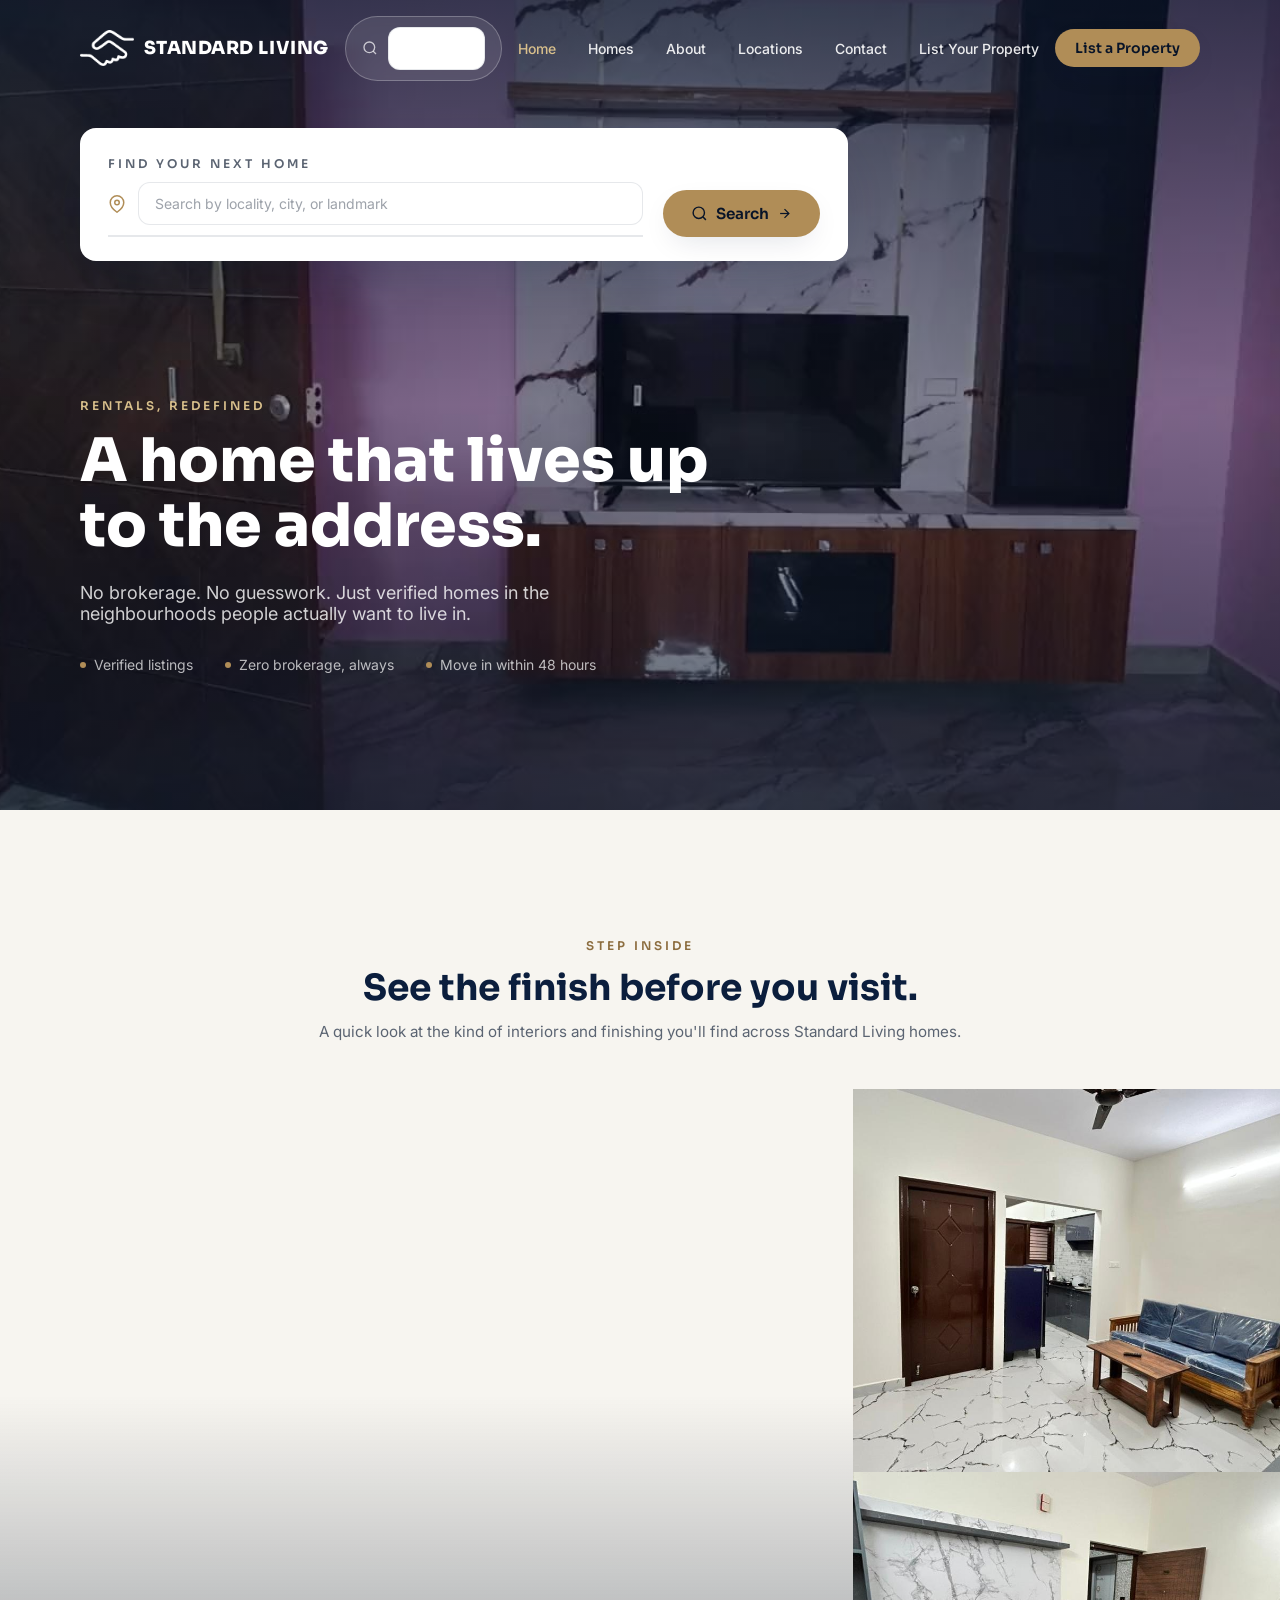
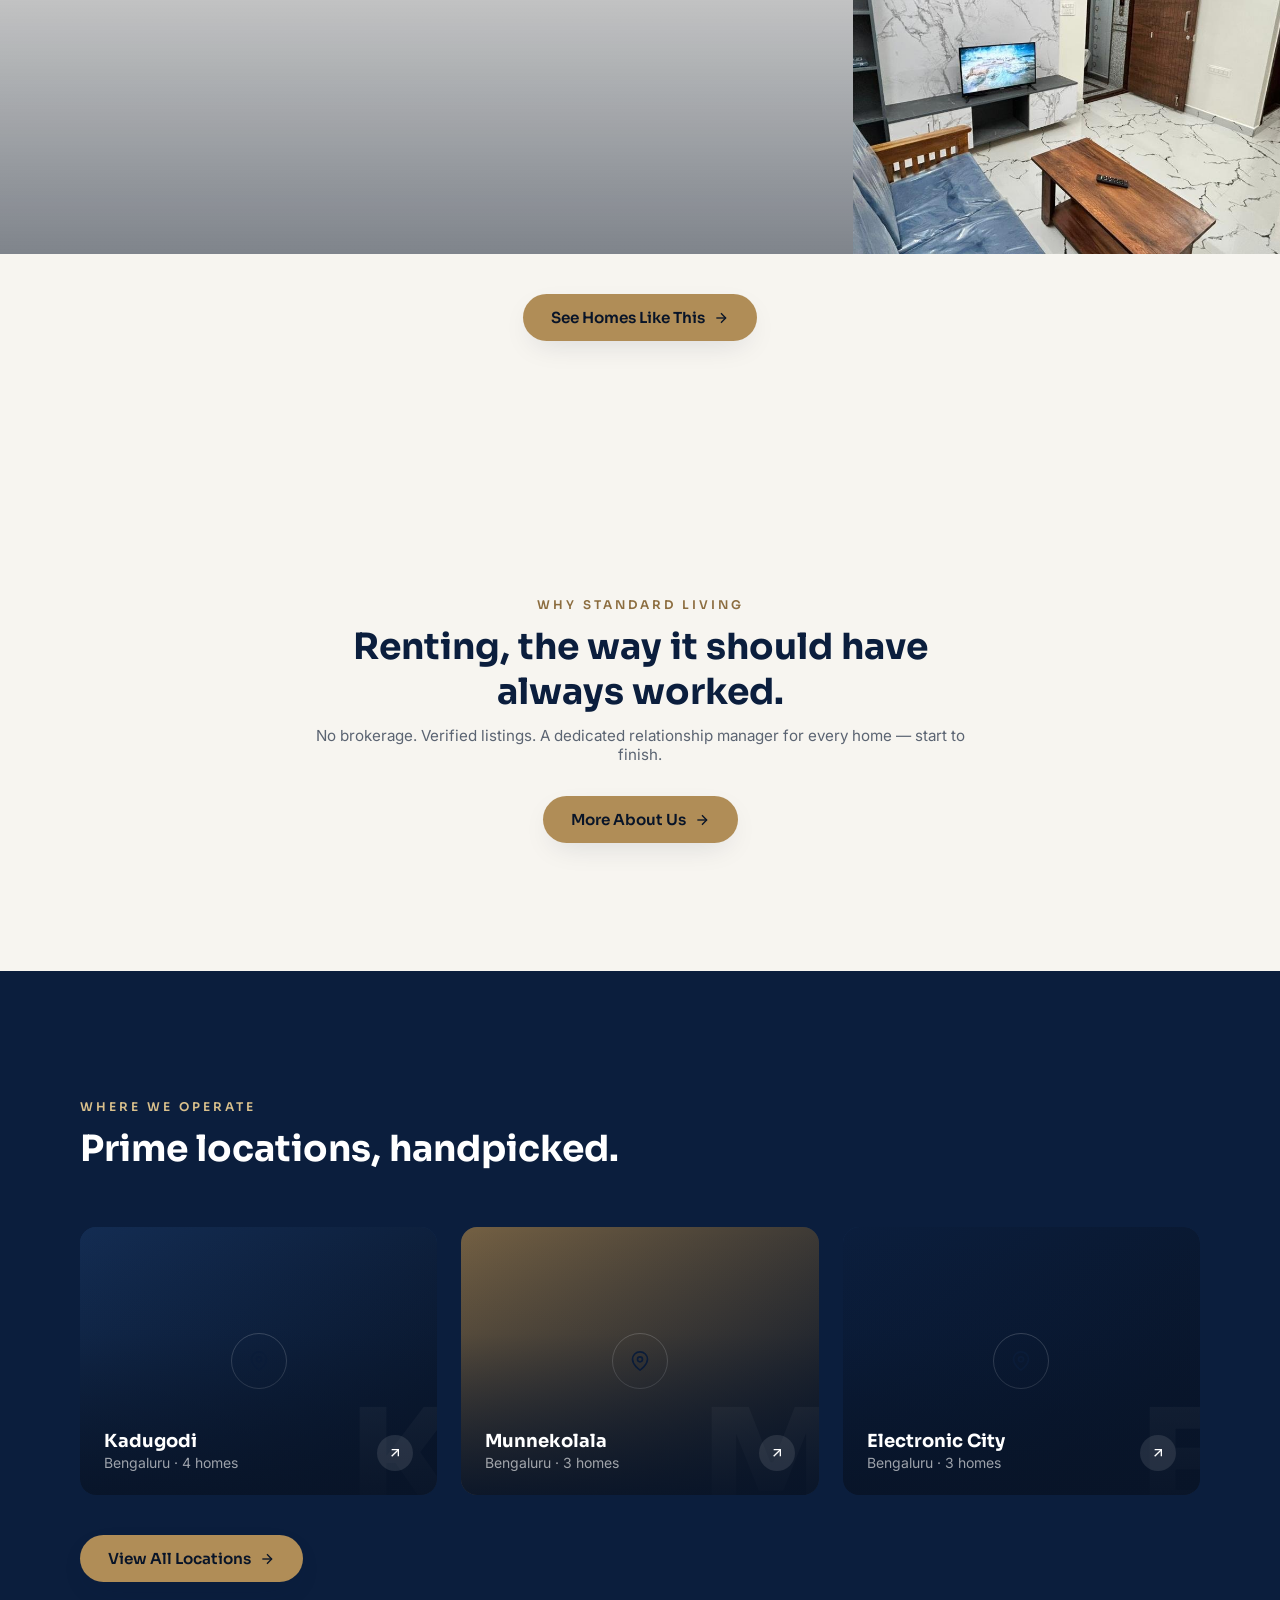
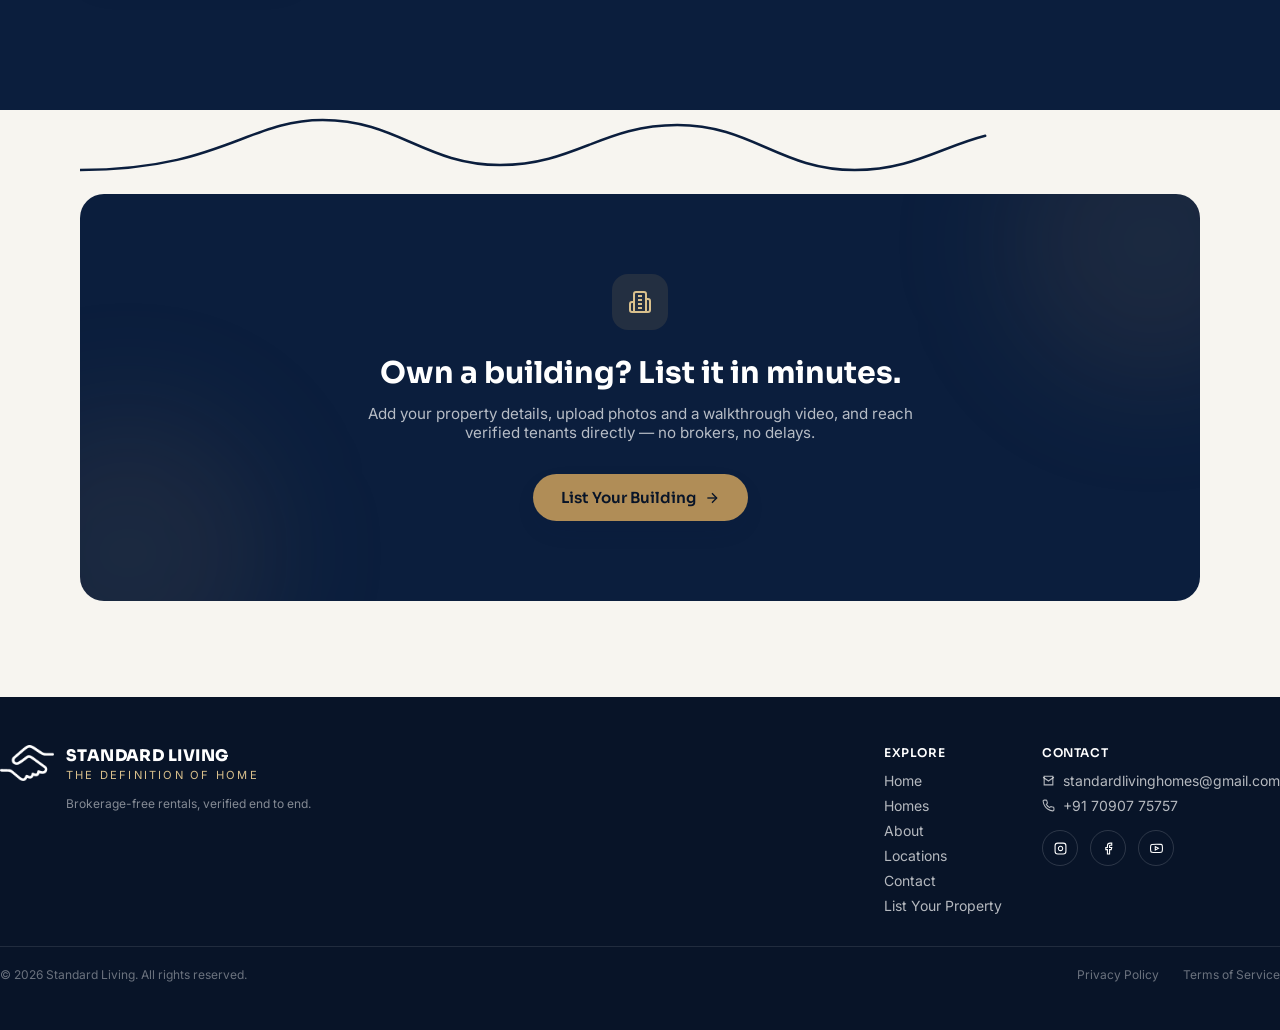
<file: index.html>
<!doctype html>
<html lang="en">
<head>
  <meta charset="UTF-8" />
  <meta name="viewport" content="width=device-width, initial-scale=1.0" />
  <title>Standard Living — The Definition of Home</title>
  <meta name="description" content="No brokerage. Prime locations. Premium amenities. Rent your next home with Standard Living." />
  <link rel="icon" type="image/png" href="favicon.png" />
  <link rel="preconnect" href="https://fonts.googleapis.com" />
  <link rel="preconnect" href="https://fonts.gstatic.com" crossorigin />
  <link href="https://fonts.googleapis.com/css2?family=Sora:wght@400;600;700;800&family=Inter:wght@400;500;600&display=swap" rel="stylesheet" />
  <link rel="stylesheet" href="css/style.css" />
</head>
<body>

  <!-- ============ Header ============ -->
  <header class="site-header">
    <div class="container-px header-inner">
      <a href="index.html" class="brand">
        <img data-header-logo src="images/logo-white-mark.png" alt="Standard Living" />
        <span>STANDARD LIVING</span>
      </a>

      <form class="header-search" data-search-form>
        <svg class="icon" width="16" height="16" viewBox="0 0 24 24"><circle cx="11" cy="11" r="8"/><line x1="21" y1="21" x2="16.65" y2="16.65"/></svg>
        <input type="text" placeholder="Search locality or building" />
      </form>

      <nav class="header-nav">
        <a href="index.html" class="active">Home</a>
        <a href="homes.html">Homes</a>
        <a href="about.html">About</a>
        <a href="locations.html">Locations</a>
        <a href="contact.html">Contact</a>
        <a href="list-property.html">List Your Property</a>
      </nav>

      <div class="header-cta">
        <a href="list-property.html" class="btn-primary btn-sm">List a Property</a>
      </div>

      <div class="header-mobile-controls">
        <button data-search-toggle aria-label="Toggle search">
          <svg class="icon" width="22" height="22" viewBox="0 0 24 24"><circle cx="11" cy="11" r="8"/><line x1="21" y1="21" x2="16.65" y2="16.65"/></svg>
        </button>
        <button data-menu-toggle aria-label="Toggle menu">
          <svg class="icon" width="26" height="26" viewBox="0 0 24 24"><line x1="3" y1="12" x2="21" y2="12"/><line x1="3" y1="6" x2="21" y2="6"/><line x1="3" y1="18" x2="21" y2="18"/></svg>
        </button>
      </div>
    </div>

    <form class="mobile-search-panel" data-search-form>
      <svg class="icon" width="16" height="16" viewBox="0 0 24 24"><circle cx="11" cy="11" r="8"/><line x1="21" y1="21" x2="16.65" y2="16.65"/></svg>
      <input type="text" placeholder="Search locality or building" />
    </form>

    <div class="mobile-menu-panel">
      <a href="index.html" class="nav-link active">Home</a>
      <a href="homes.html" class="nav-link">Homes</a>
      <a href="about.html" class="nav-link">About</a>
      <a href="locations.html" class="nav-link">Locations</a>
      <a href="contact.html" class="nav-link">Contact</a>
      <a href="list-property.html" class="nav-link">List Your Property</a>
      <a href="list-property.html" class="btn-primary btn-justify-center">List a Property</a>
    </div>
  </header>

  <main>
    <!-- ============ Hero ============ -->
    <section class="hero">
      <video autoplay muted loop playsinline poster="images/hero-poster.jpg" onerror="this.style.display='none';this.nextElementSibling.style.display='block';">
        <source src="videos/hero.mp4" type="video/mp4" />
      </video>
      <div class="hero-fallback"></div>
      <div class="hero-overlay"></div>

      <div class="hero-content container-px">
        <div class="hero-search-card reveal">
          <form data-search-form>
            <div class="hero-search-field">
              <label class="eyebrow" style="color:var(--slate)">Find your next home</label>
              <div class="hero-search-field-inner">
                <svg class="icon" width="18" height="18" viewBox="0 0 24 24"><path d="M21 10c0 7-9 13-9 13s-9-6-9-13a9 9 0 0 1 18 0z"/><circle cx="12" cy="10" r="3"/></svg>
                <input type="text" placeholder="Search by locality, city, or landmark" />
              </div>
            </div>
            <button type="submit" class="btn-primary btn-justify-center">
              <svg class="icon" width="17" height="17" viewBox="0 0 24 24"><circle cx="11" cy="11" r="8"/><line x1="21" y1="21" x2="16.65" y2="16.65"/></svg>
              Search
              <svg class="icon" width="15" height="15" viewBox="0 0 24 24"><line x1="5" y1="12" x2="19" y2="12"/><polyline points="12 5 19 12 12 19"/></svg>
            </button>
          </form>
        </div>

        <div class="hero-headline">
          <p class="eyebrow reveal">Rentals, redefined</p>
          <h1 class="reveal">A home that lives up to the address.</h1>
          <p class="lead reveal">No brokerage. No guesswork. Just verified homes in the neighbourhoods people actually want to live in.</p>

          <div class="hero-badges reveal">
            <span><span class="dot"></span> Verified listings</span>
            <span><span class="dot"></span> Zero brokerage, always</span>
            <span><span class="dot"></span> Move in within 48 hours</span>
          </div>
        </div>
      </div>
    </section>

    <!-- ============ Interior Showcase ============ -->
    <section class="section bg-ivory">
      <div class="container-px">
        <div class="section-head center reveal">
          <p class="eyebrow">Step inside</p>
          <h2>See the finish before you visit.</h2>
          <p class="lead">A quick look at the kind of interiors and finishing you'll find across Standard Living homes.</p>
        </div>
      </div>

      <div class="showcase-grid">
        <div class="showcase-row">
          <div class="showcase-main reveal">
            <video autoplay muted loop playsinline onerror="this.style.display='none';this.nextElementSibling.style.display='block';">
              <source src="videos/interior-walkthrough.mp4" type="video/mp4" />
            </video>
            <img src="images/interior-1.jpg" alt="Standard Living home interior" style="display:none;" />
          </div>
          <div class="showcase-side">
            <div class="reveal" style="animation-delay:100ms"><img src="images/interior-1.jpg" alt="Living room" /></div>
            <div class="reveal" style="animation-delay:200ms"><img src="images/interior-2.jpg" alt="Entryway and TV unit" /></div>
          </div>
        </div>

        <div class="showcase-mobile">
          <div><img src="images/interior-1.jpg" alt="Living room" /></div>
          <div><img src="images/interior-2.jpg" alt="Entryway and TV unit" /></div>
        </div>
      </div>

      <div class="container-px showcase-cta reveal">
        <a href="homes.html" class="btn-primary">See Homes Like This <svg class="icon" width="16" height="16" viewBox="0 0 24 24"><line x1="5" y1="12" x2="19" y2="12"/><polyline points="12 5 19 12 12 19"/></svg></a>
      </div>
    </section>

    <!-- ============ Why Us (teaser) ============ -->
    <section class="section container-px">
      <div class="section-head center reveal">
        <p class="eyebrow">Why Standard Living</p>
        <h2>Renting, the way it should have always worked.</h2>
        <p class="lead">No brokerage. Verified listings. A dedicated relationship manager for every home — start to finish.</p>
      </div>
      <div class="container-px" style="text-align:center;margin-top:2rem;">
        <a href="about.html" class="btn-primary">More About Us <svg class="icon" width="16" height="16" viewBox="0 0 24 24"><line x1="5" y1="12" x2="19" y2="12"/><polyline points="12 5 19 12 12 19"/></svg></a>
      </div>
    </section>

    <!-- ============ Locations (preview) ============ -->
    <section class="section bg-navy">
      <div class="container-px">
        <div class="section-head reveal">
          <p class="eyebrow" style="color:var(--brass-light)">Where we operate</p>
          <h2 class="text-white">Prime locations, handpicked.</h2>
        </div>

        <div class="grid-3" data-locations-preview></div>

        <div style="margin-top:2.5rem;">
          <a href="locations.html" class="btn-primary">View All Locations <svg class="icon" width="16" height="16" viewBox="0 0 24 24"><line x1="5" y1="12" x2="19" y2="12"/><polyline points="12 5 19 12 12 19"/></svg></a>
        </div>
      </div>
    </section>

    <div class="container-px">
      <svg class="line-motif reveal" viewBox="0 0 1200 80" preserveAspectRatio="none" aria-hidden="true">
        <path d="M0 60 C 150 60, 180 10, 260 10 C 340 10, 370 55, 450 55 C 530 55, 560 15, 640 15 C 720 15, 750 60, 830 60 C 910 60, 940 20, 1020 20 C 1080 20, 1120 40, 1200 40"
          fill="none" stroke="#0B1E3D" stroke-width="2.5" stroke-linecap="round" />
      </svg>
    </div>

    <!-- ============ Owner CTA ============ -->
    <section class="container-px" style="padding-bottom:6rem;">
      <div class="owner-cta reveal">
        <div class="glow glow-1"></div>
        <div class="glow glow-2"></div>
        <div class="owner-cta-inner">
          <div class="owner-cta-icon"><svg class="icon" width="24" height="24" viewBox="0 0 24 24"><path d="M6 22V4a2 2 0 0 1 2-2h8a2 2 0 0 1 2 2v18Z"/><path d="M6 12H4a2 2 0 0 0-2 2v6a2 2 0 0 0 2 2h2"/><path d="M18 9h2a2 2 0 0 1 2 2v9a2 2 0 0 1-2 2h-2"/><path d="M10 6h4M10 10h4M10 14h4M10 18h4"/></svg></div>
          <h2>Own a building? List it in minutes.</h2>
          <p>Add your property details, upload photos and a walkthrough video, and reach verified tenants directly — no brokers, no delays.</p>
          <a href="list-property.html" class="btn-primary">List Your Building <svg class="icon" width="16" height="16" viewBox="0 0 24 24"><line x1="5" y1="12" x2="19" y2="12"/><polyline points="12 5 19 12 12 19"/></svg></a>
        </div>
      </div>
    </section>
  </main>

  <!-- ============ Footer ============ -->
  <footer class="site-footer">
    <div class="container-px footer-inner">
      <div class="footer-top">
        <div class="footer-brand">
          <img src="images/logo-white-mark.png" alt="" />
          <div>
            <span class="fb-name">STANDARD LIVING</span>
            <p class="fb-tag">The Definition of Home</p>
            <p class="fb-desc">Brokerage-free rentals, verified end to end.</p>
          </div>
        </div>

        <div class="footer-links">
          <div>
            <h4>Explore</h4>
            <ul>
              <li><a href="index.html">Home</a></li>
              <li><a href="homes.html">Homes</a></li>
              <li><a href="about.html">About</a></li>
              <li><a href="locations.html">Locations</a></li>
              <li><a href="contact.html">Contact</a></li>
              <li><a href="list-property.html">List Your Property</a></li>
            </ul>
          </div>
          <div>
            <h4>Contact</h4>
            <ul>
              <li class="footer-contact-item"><svg class="icon" width="13" height="13" viewBox="0 0 24 24"><path d="M4 4h16v16H4z"/><polyline points="22,6 12,13 2,6"/></svg> <a href="mailto:standardlivinghomes@gmail.com">standardlivinghomes@gmail.com</a></li>
              <li class="footer-contact-item"><svg class="icon" width="13" height="13" viewBox="0 0 24 24"><path d="M22 16.92v3a2 2 0 0 1-2.18 2 19.79 19.79 0 0 1-8.63-3.07 19.5 19.5 0 0 1-6-6 19.79 19.79 0 0 1-3.07-8.67A2 2 0 0 1 4.11 2h3a2 2 0 0 1 2 1.72c.127.96.361 1.903.7 2.81a2 2 0 0 1-.45 2.11L8.09 9.91a16 16 0 0 0 6 6l1.27-1.27a2 2 0 0 1 2.11-.45c.907.339 1.85.573 2.81.7A2 2 0 0 1 22 16.92z"/></svg> <a href="tel:+917090775757">+91 70907 75757</a></li>
            </ul>
            <div class="socials" style="margin-top:1rem;">
              <a href="https://www.instagram.com/standardlivingbng/" target="_blank" rel="noopener noreferrer" aria-label="Instagram" class="social-btn"><svg class="icon" width="13" height="13" viewBox="0 0 24 24"><rect x="2" y="2" width="20" height="20" rx="5"/><path d="M16 11.37A4 4 0 1 1 12.63 8 4 4 0 0 1 16 11.37z"/><line x1="17.5" y1="6.5" x2="17.51" y2="6.5"/></svg></a>
              <a href="https://www.facebook.com/profile.php?id=61588676804218" target="_blank" rel="noopener noreferrer" aria-label="Facebook" class="social-btn"><svg class="icon" width="13" height="13" viewBox="0 0 24 24"><path d="M18 2h-3a5 5 0 0 0-5 5v3H7v4h3v8h4v-8h3l1-4h-4V7a1 1 0 0 1 1-1h3z"/></svg></a>
              <a href="https://www.youtube.com/channel/UCn_baIMlJKtQFD7EOmTkNHA" target="_blank" rel="noopener noreferrer" aria-label="YouTube" class="social-btn"><svg class="icon" width="13" height="13" viewBox="0 0 24 24"><path d="M22.54 6.42a2.78 2.78 0 0 0-1.94-2C18.88 4 12 4 12 4s-6.88 0-8.6.46a2.78 2.78 0 0 0-1.94 2A29 29 0 0 0 1 11.75a29 29 0 0 0 .46 5.33A2.78 2.78 0 0 0 3.4 19c1.72.46 8.6.46 8.6.46s6.88 0 8.6-.46a2.78 2.78 0 0 0 1.94-2 29 29 0 0 0 .46-5.25 29 29 0 0 0-.46-5.33z"/><polygon points="9.75 15.02 15.5 11.75 9.75 8.48 9.75 15.02"/></svg></a>
            </div>
          </div>
        </div>
      </div>

      <div class="footer-bottom">
        <span>© <span data-year></span> Standard Living. All rights reserved.</span>
        <div class="footer-bottom-links">
          <a href="privacy-policy.html">Privacy Policy</a>
          <a href="terms-of-service.html">Terms of Service</a>
        </div>
      </div>
    </div>
  </footer>

  <script src="js/data.js"></script>
  <script src="js/main.js"></script>
  <script src="js/home.js"></script>
</body>
</html>
</file>
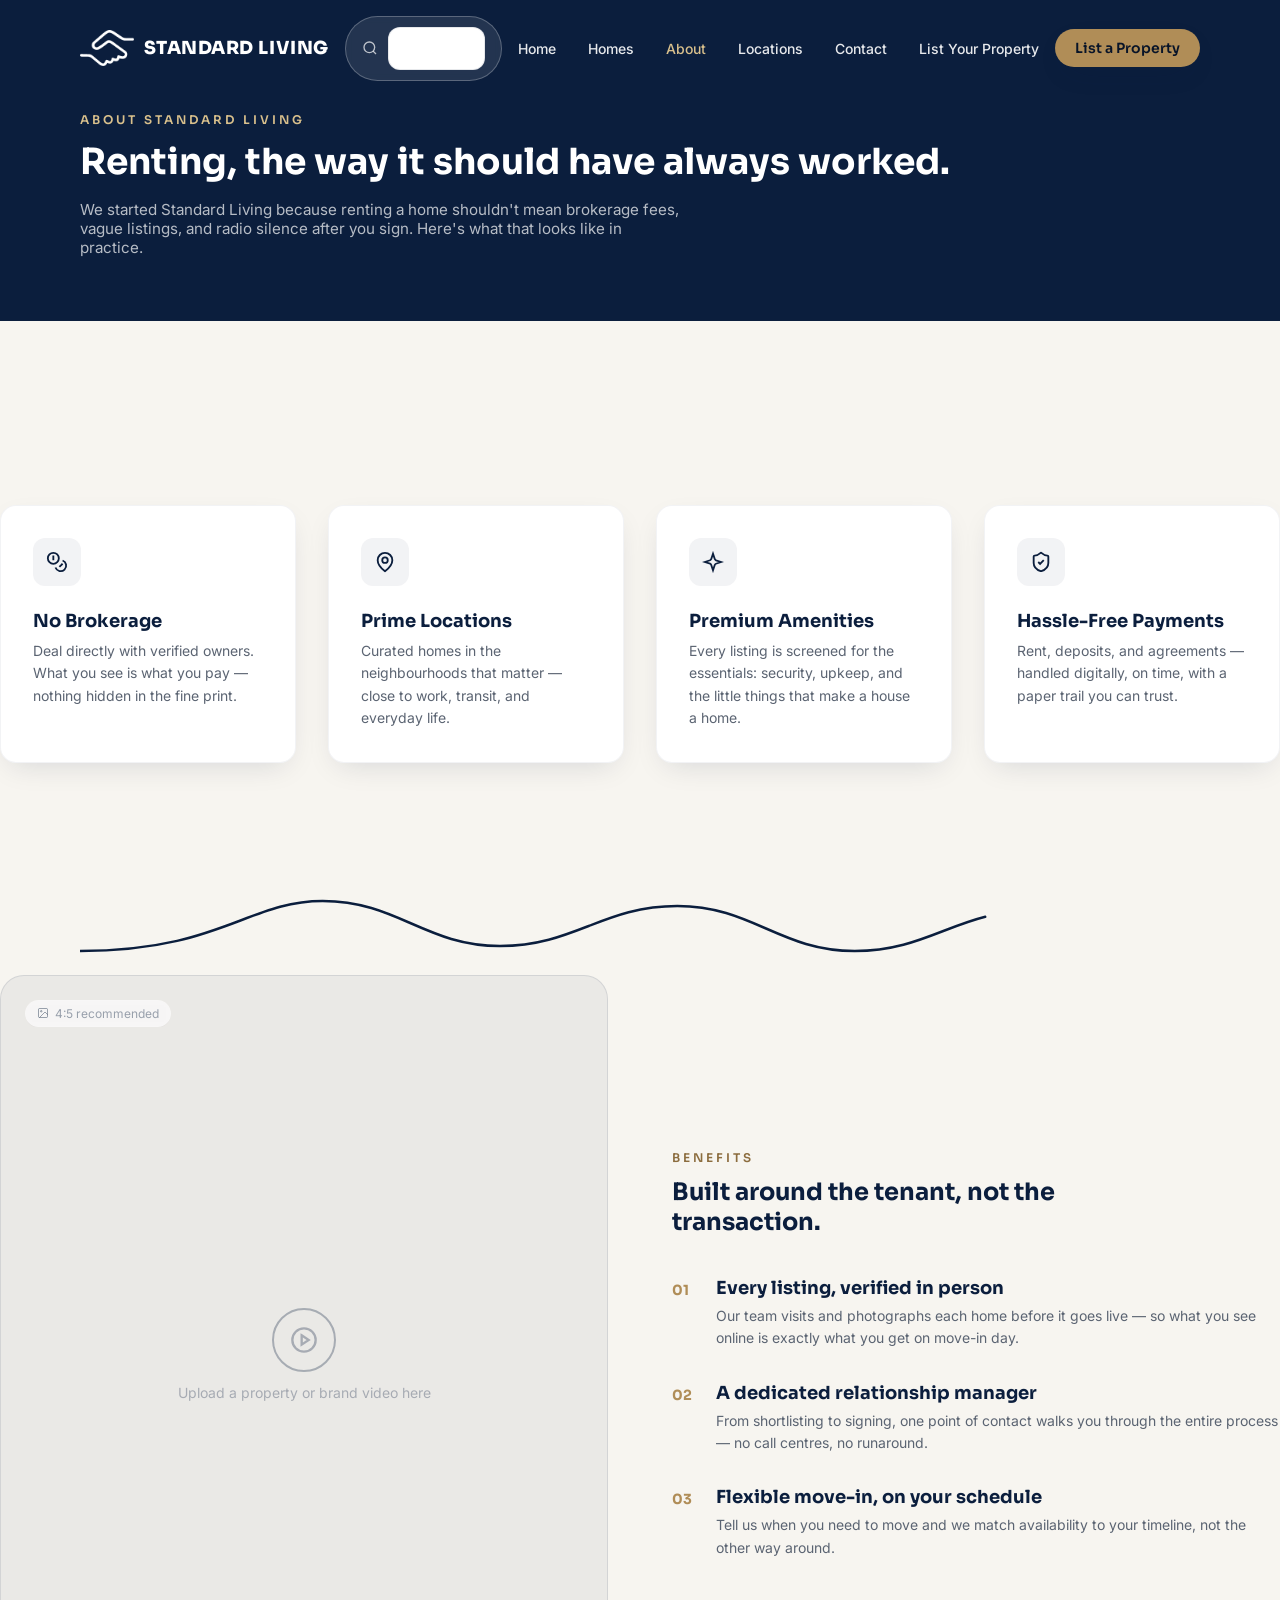
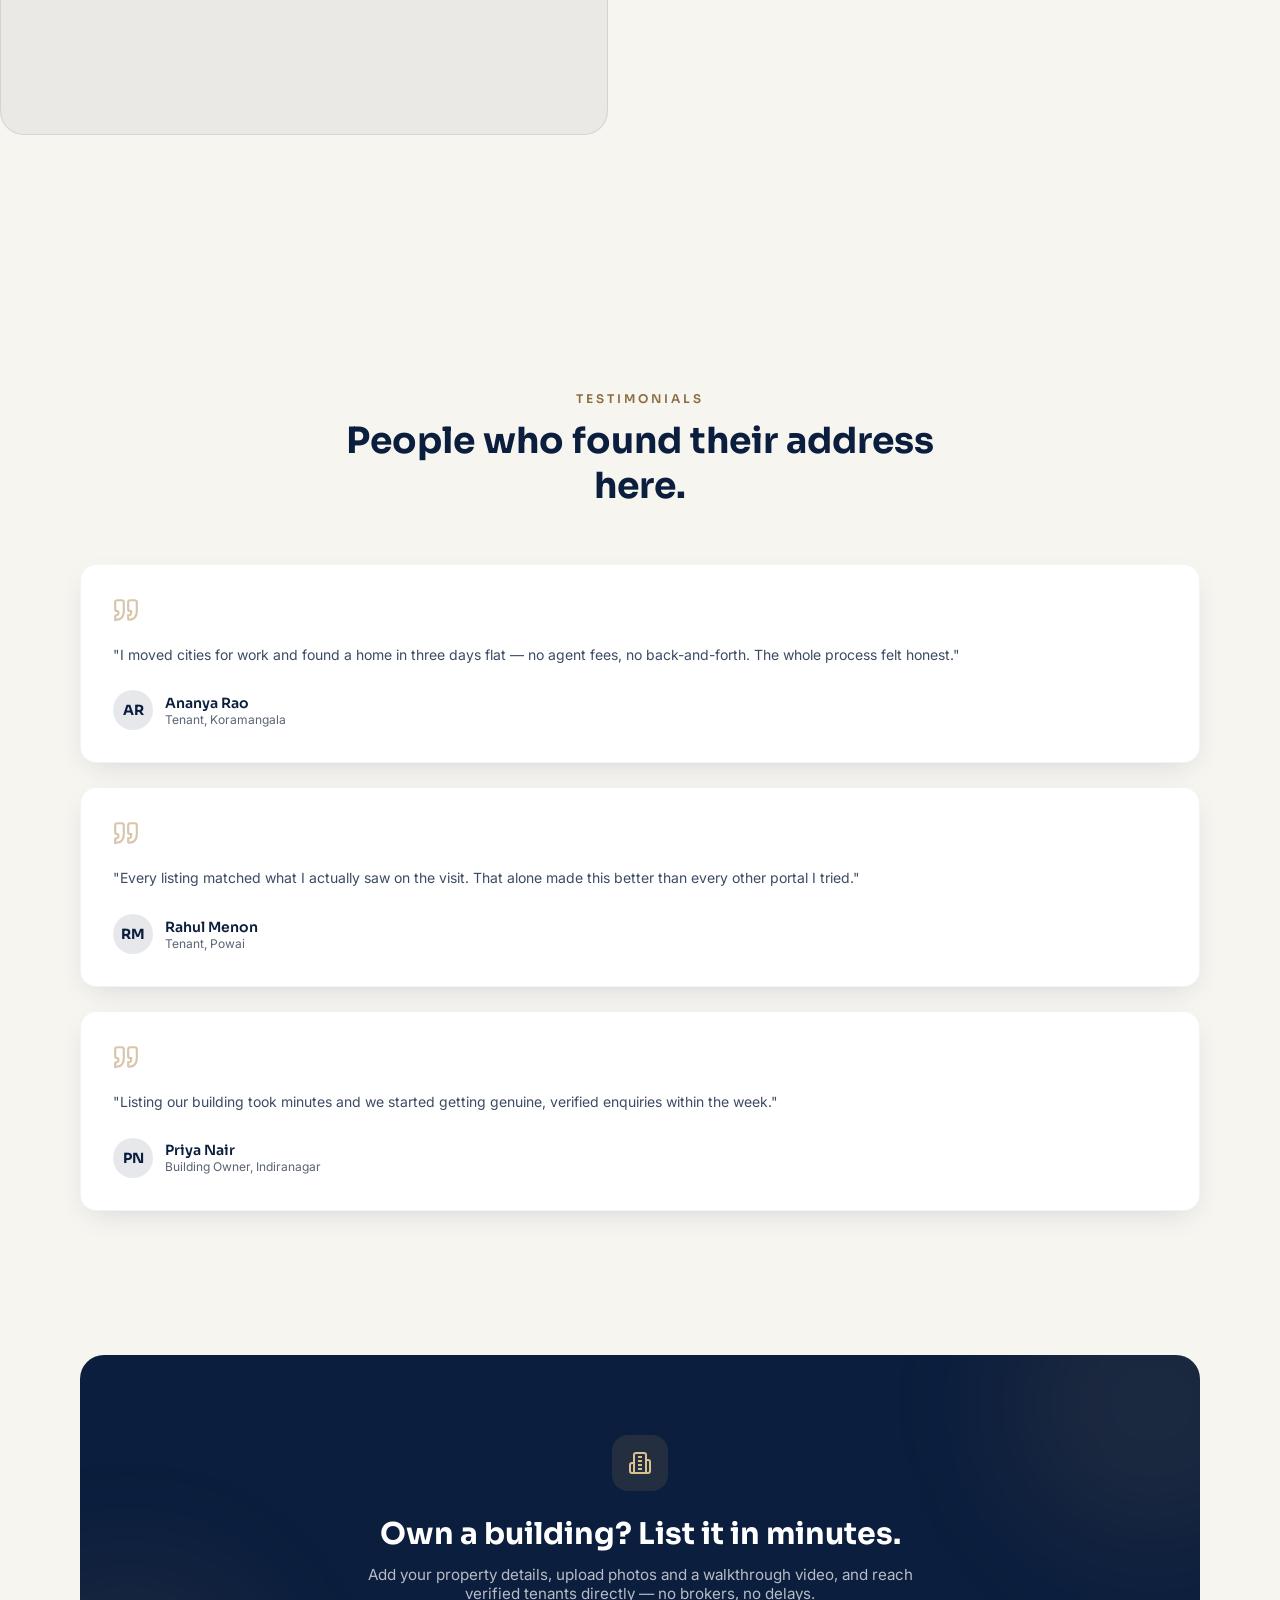
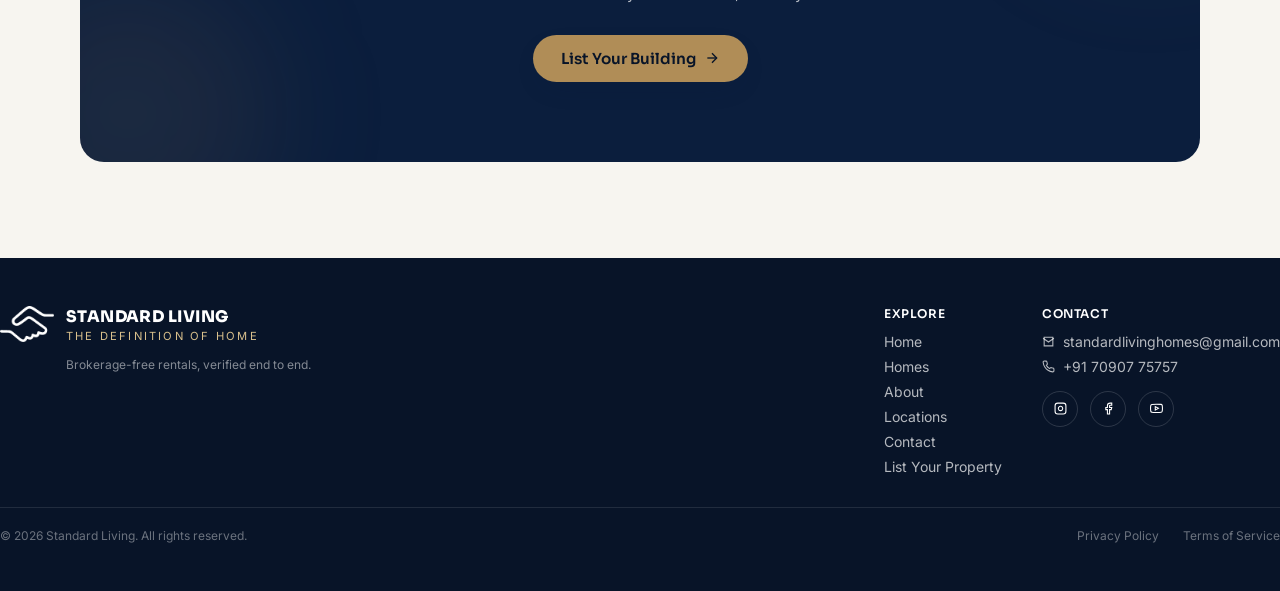
<file: about.html>
<!doctype html>
<html lang="en">
<head>
  <meta charset="UTF-8" />
  <meta name="viewport" content="width=device-width, initial-scale=1.0" />
  <title>About — Standard Living</title>
  <meta name="description" content="No brokerage, verified listings, and a dedicated relationship manager for every home. Here's why renters and owners choose Standard Living." />
  <link rel="icon" type="image/png" href="favicon.png" />
  <link rel="preconnect" href="https://fonts.googleapis.com" />
  <link rel="preconnect" href="https://fonts.gstatic.com" crossorigin />
  <link href="https://fonts.googleapis.com/css2?family=Sora:wght@400;600;700;800&family=Inter:wght@400;500;600&display=swap" rel="stylesheet" />
  <link rel="stylesheet" href="css/style.css" />
</head>
<body>

  <!-- ============ Header ============ -->
  <header class="site-header">
    <div class="container-px header-inner">
      <a href="index.html" class="brand">
        <img data-header-logo src="images/logo-white-mark.png" alt="Standard Living" />
        <span>STANDARD LIVING</span>
      </a>

      <form class="header-search" data-search-form>
        <svg class="icon" width="16" height="16" viewBox="0 0 24 24"><circle cx="11" cy="11" r="8"/><line x1="21" y1="21" x2="16.65" y2="16.65"/></svg>
        <input type="text" placeholder="Search locality or building" />
      </form>

      <nav class="header-nav">
        <a href="index.html">Home</a>
        <a href="homes.html">Homes</a>
        <a href="about.html" class="active">About</a>
        <a href="locations.html">Locations</a>
        <a href="contact.html">Contact</a>
        <a href="list-property.html">List Your Property</a>
      </nav>

      <div class="header-cta">
        <a href="list-property.html" class="btn-primary btn-sm">List a Property</a>
      </div>

      <div class="header-mobile-controls">
        <button data-search-toggle aria-label="Toggle search">
          <svg class="icon" width="22" height="22" viewBox="0 0 24 24"><circle cx="11" cy="11" r="8"/><line x1="21" y1="21" x2="16.65" y2="16.65"/></svg>
        </button>
        <button data-menu-toggle aria-label="Toggle menu">
          <svg class="icon" width="26" height="26" viewBox="0 0 24 24"><line x1="3" y1="12" x2="21" y2="12"/><line x1="3" y1="6" x2="21" y2="6"/><line x1="3" y1="18" x2="21" y2="18"/></svg>
        </button>
      </div>
    </div>

    <form class="mobile-search-panel" data-search-form>
      <svg class="icon" width="16" height="16" viewBox="0 0 24 24"><circle cx="11" cy="11" r="8"/><line x1="21" y1="21" x2="16.65" y2="16.65"/></svg>
      <input type="text" placeholder="Search locality or building" />
    </form>

    <div class="mobile-menu-panel">
      <a href="index.html" class="nav-link">Home</a>
      <a href="homes.html" class="nav-link">Homes</a>
      <a href="about.html" class="nav-link active">About</a>
      <a href="locations.html" class="nav-link">Locations</a>
      <a href="contact.html" class="nav-link">Contact</a>
      <a href="list-property.html" class="nav-link">List Your Property</a>
      <a href="list-property.html" class="btn-primary btn-justify-center">List a Property</a>
    </div>
  </header>

  <main>
    <!-- ============ Page hero ============ -->
    <section class="homes-hero bg-navy" style="padding-top:7rem;">
      <div class="container-px">
        <p class="eyebrow reveal in-view" style="color:var(--brass-light)">About Standard Living</p>
        <h1 class="reveal in-view">Renting, the way it should have always worked.</h1>
        <p class="reveal in-view" style="margin-top:1rem;max-width:38rem;color:rgba(255,255,255,0.7);font-size:0.95rem;">
          We started Standard Living because renting a home shouldn't mean brokerage fees, vague listings, and radio silence after you sign. Here's what that looks like in practice.
        </p>
      </div>
    </section>

    <!-- ============ Why Us ============ -->
    <section class="section container-px">
      <div class="grid-4">
        <div class="feature-card reveal">
          <div class="feature-icon"><svg class="icon" width="22" height="22" viewBox="0 0 24 24"><circle cx="8" cy="8" r="6"/><path d="M18.09 10.37A6 6 0 1 1 10.34 18"/><path d="M7 6h1v4"/><path d="m16.71 13.88.7.71-2.82 2.82"/></svg></div>
          <h3>No Brokerage</h3>
          <p>Deal directly with verified owners. What you see is what you pay — nothing hidden in the fine print.</p>
        </div>
        <div class="feature-card reveal" style="animation-delay:100ms">
          <div class="feature-icon"><svg class="icon" width="22" height="22" viewBox="0 0 24 24"><path d="M20 10c0 6-8 12-8 12s-8-6-8-12a8 8 0 0 1 16 0Z"/><circle cx="12" cy="10" r="3"/></svg></div>
          <h3>Prime Locations</h3>
          <p>Curated homes in the neighbourhoods that matter — close to work, transit, and everyday life.</p>
        </div>
        <div class="feature-card reveal" style="animation-delay:200ms">
          <div class="feature-icon"><svg class="icon" width="22" height="22" viewBox="0 0 24 24"><path d="m12 3-1.9 5.8a2 2 0 0 1-1.287 1.288L3 12l5.8 1.9a2 2 0 0 1 1.288 1.287L12 21l1.9-5.8a2 2 0 0 1 1.287-1.288L21 12l-5.8-1.9a2 2 0 0 1-1.288-1.287Z"/></svg></div>
          <h3>Premium Amenities</h3>
          <p>Every listing is screened for the essentials: security, upkeep, and the little things that make a house a home.</p>
        </div>
        <div class="feature-card reveal" style="animation-delay:300ms">
          <div class="feature-icon"><svg class="icon" width="22" height="22" viewBox="0 0 24 24"><path d="M20 13c0 5-3.5 7.5-7.66 8.95a1 1 0 0 1-.67-.01C7.5 20.5 4 18 4 13V6a1 1 0 0 1 1-1c2 0 4.5-1.2 6.24-2.72a1.17 1.17 0 0 1 1.52 0C14.51 3.81 17 5 19 5a1 1 0 0 1 1 1z"/><path d="m9 12 2 2 4-4"/></svg></div>
          <h3>Hassle-Free Payments</h3>
          <p>Rent, deposits, and agreements — handled digitally, on time, with a paper trail you can trust.</p>
        </div>
      </div>
    </section>

    <div class="container-px">
      <svg class="line-motif reveal" viewBox="0 0 1200 80" preserveAspectRatio="none" aria-hidden="true">
        <path d="M0 60 C 150 60, 180 10, 260 10 C 340 10, 370 55, 450 55 C 530 55, 560 15, 640 15 C 720 15, 750 60, 830 60 C 910 60, 940 20, 1020 20 C 1080 20, 1120 40, 1200 40"
          fill="none" stroke="#0B1E3D" stroke-width="2.5" stroke-linecap="round" />
      </svg>
    </div>

    <!-- ============ Benefits ============ -->
    <section class="section container-px" style="padding-top:0;">
      <div class="benefits-grid">
        <div class="benefits-media reveal">
          <div class="bm-inner">
            <div class="bm-circle"><svg class="icon" width="28" height="28" viewBox="0 0 24 24"><circle cx="12" cy="12" r="10"/><polygon points="10 8 16 12 10 16 10 8"/></svg></div>
            <p style="font-size:0.875rem;">Upload a property or brand video here</p>
          </div>
          <span class="bm-tag"><svg class="icon" width="12" height="12" viewBox="0 0 24 24"><rect x="3" y="3" width="18" height="18" rx="2"/><circle cx="8.5" cy="8.5" r="1.5"/><path d="M21 15l-5-5L5 21"/></svg> 4:5 recommended</span>
        </div>

        <div class="benefits-text">
          <p class="eyebrow reveal">Benefits</p>
          <h2 class="reveal" style="margin-top:0.75rem;">Built around the tenant, not the transaction.</h2>

          <div class="benefits-list">
            <div class="benefit-item reveal">
              <span class="num">01</span>
              <div><h3>Every listing, verified in person</h3><p>Our team visits and photographs each home before it goes live — so what you see online is exactly what you get on move-in day.</p></div>
            </div>
            <div class="benefit-item reveal" style="animation-delay:100ms">
              <span class="num">02</span>
              <div><h3>A dedicated relationship manager</h3><p>From shortlisting to signing, one point of contact walks you through the entire process — no call centres, no runaround.</p></div>
            </div>
            <div class="benefit-item reveal" style="animation-delay:200ms">
              <span class="num">03</span>
              <div><h3>Flexible move-in, on your schedule</h3><p>Tell us when you need to move and we match availability to your timeline, not the other way around.</p></div>
            </div>
          </div>
        </div>
      </div>
    </section>

    <!-- ============ Testimonials ============ -->
    <section class="section bg-ivory">
      <div class="container-px">
        <div class="section-head center reveal">
          <p class="eyebrow">Testimonials</p>
          <h2>People who found their address here.</h2>
        </div>

        <div class="grid-3" style="grid-template-columns:1fr;margin-top:3.5rem;" data-testimonials-grid></div>
      </div>
    </section>

    <!-- ============ Owner CTA ============ -->
    <section class="container-px" style="padding-top:1rem;padding-bottom:6rem;">
      <div class="owner-cta reveal">
        <div class="glow glow-1"></div>
        <div class="glow glow-2"></div>
        <div class="owner-cta-inner">
          <div class="owner-cta-icon"><svg class="icon" width="24" height="24" viewBox="0 0 24 24"><path d="M6 22V4a2 2 0 0 1 2-2h8a2 2 0 0 1 2 2v18Z"/><path d="M6 12H4a2 2 0 0 0-2 2v6a2 2 0 0 0 2 2h2"/><path d="M18 9h2a2 2 0 0 1 2 2v9a2 2 0 0 1-2 2h-2"/><path d="M10 6h4M10 10h4M10 14h4M10 18h4"/></svg></div>
          <h2>Own a building? List it in minutes.</h2>
          <p>Add your property details, upload photos and a walkthrough video, and reach verified tenants directly — no brokers, no delays.</p>
          <a href="list-property.html" class="btn-primary">List Your Building <svg class="icon" width="16" height="16" viewBox="0 0 24 24"><line x1="5" y1="12" x2="19" y2="12"/><polyline points="12 5 19 12 12 19"/></svg></a>
        </div>
      </div>
    </section>
  </main>

  <!-- ============ Footer ============ -->
  <footer class="site-footer">
    <div class="container-px footer-inner">
      <div class="footer-top">
        <div class="footer-brand">
          <img src="images/logo-white-mark.png" alt="" />
          <div>
            <span class="fb-name">STANDARD LIVING</span>
            <p class="fb-tag">The Definition of Home</p>
            <p class="fb-desc">Brokerage-free rentals, verified end to end.</p>
          </div>
        </div>

        <div class="footer-links">
          <div>
            <h4>Explore</h4>
            <ul>
              <li><a href="index.html">Home</a></li>
              <li><a href="homes.html">Homes</a></li>
              <li><a href="about.html">About</a></li>
              <li><a href="locations.html">Locations</a></li>
              <li><a href="contact.html">Contact</a></li>
              <li><a href="list-property.html">List Your Property</a></li>
            </ul>
          </div>
          <div>
            <h4>Contact</h4>
            <ul>
              <li class="footer-contact-item"><svg class="icon" width="13" height="13" viewBox="0 0 24 24"><path d="M4 4h16v16H4z"/><polyline points="22,6 12,13 2,6"/></svg> <a href="mailto:standardlivinghomes@gmail.com">standardlivinghomes@gmail.com</a></li>
              <li class="footer-contact-item"><svg class="icon" width="13" height="13" viewBox="0 0 24 24"><path d="M22 16.92v3a2 2 0 0 1-2.18 2 19.79 19.79 0 0 1-8.63-3.07 19.5 19.5 0 0 1-6-6 19.79 19.79 0 0 1-3.07-8.67A2 2 0 0 1 4.11 2h3a2 2 0 0 1 2 1.72c.127.96.361 1.903.7 2.81a2 2 0 0 1-.45 2.11L8.09 9.91a16 16 0 0 0 6 6l1.27-1.27a2 2 0 0 1 2.11-.45c.907.339 1.85.573 2.81.7A2 2 0 0 1 22 16.92z"/></svg> <a href="tel:+917090775757">+91 70907 75757</a></li>
            </ul>
            <div class="socials" style="margin-top:1rem;">
              <a href="https://www.instagram.com/standardlivingbng/" target="_blank" rel="noopener noreferrer" aria-label="Instagram" class="social-btn"><svg class="icon" width="13" height="13" viewBox="0 0 24 24"><rect x="2" y="2" width="20" height="20" rx="5"/><path d="M16 11.37A4 4 0 1 1 12.63 8 4 4 0 0 1 16 11.37z"/><line x1="17.5" y1="6.5" x2="17.51" y2="6.5"/></svg></a>
              <a href="https://www.facebook.com/profile.php?id=61588676804218" target="_blank" rel="noopener noreferrer" aria-label="Facebook" class="social-btn"><svg class="icon" width="13" height="13" viewBox="0 0 24 24"><path d="M18 2h-3a5 5 0 0 0-5 5v3H7v4h3v8h4v-8h3l1-4h-4V7a1 1 0 0 1 1-1h3z"/></svg></a>
              <a href="https://www.youtube.com/channel/UCn_baIMlJKtQFD7EOmTkNHA" target="_blank" rel="noopener noreferrer" aria-label="YouTube" class="social-btn"><svg class="icon" width="13" height="13" viewBox="0 0 24 24"><path d="M22.54 6.42a2.78 2.78 0 0 0-1.94-2C18.88 4 12 4 12 4s-6.88 0-8.6.46a2.78 2.78 0 0 0-1.94 2A29 29 0 0 0 1 11.75a29 29 0 0 0 .46 5.33A2.78 2.78 0 0 0 3.4 19c1.72.46 8.6.46 8.6.46s6.88 0 8.6-.46a2.78 2.78 0 0 0 1.94-2 29 29 0 0 0 .46-5.25 29 29 0 0 0-.46-5.33z"/><polygon points="9.75 15.02 15.5 11.75 9.75 8.48 9.75 15.02"/></svg></a>
            </div>
          </div>
        </div>
      </div>

      <div class="footer-bottom">
        <span>© <span data-year></span> Standard Living. All rights reserved.</span>
        <div class="footer-bottom-links">
          <a href="privacy-policy.html">Privacy Policy</a>
          <a href="terms-of-service.html">Terms of Service</a>
        </div>
      </div>
    </div>
  </footer>

  <script src="js/data.js"></script>
  <script src="js/main.js"></script>
  <script src="js/home.js"></script>
</body>
</html>
</file>
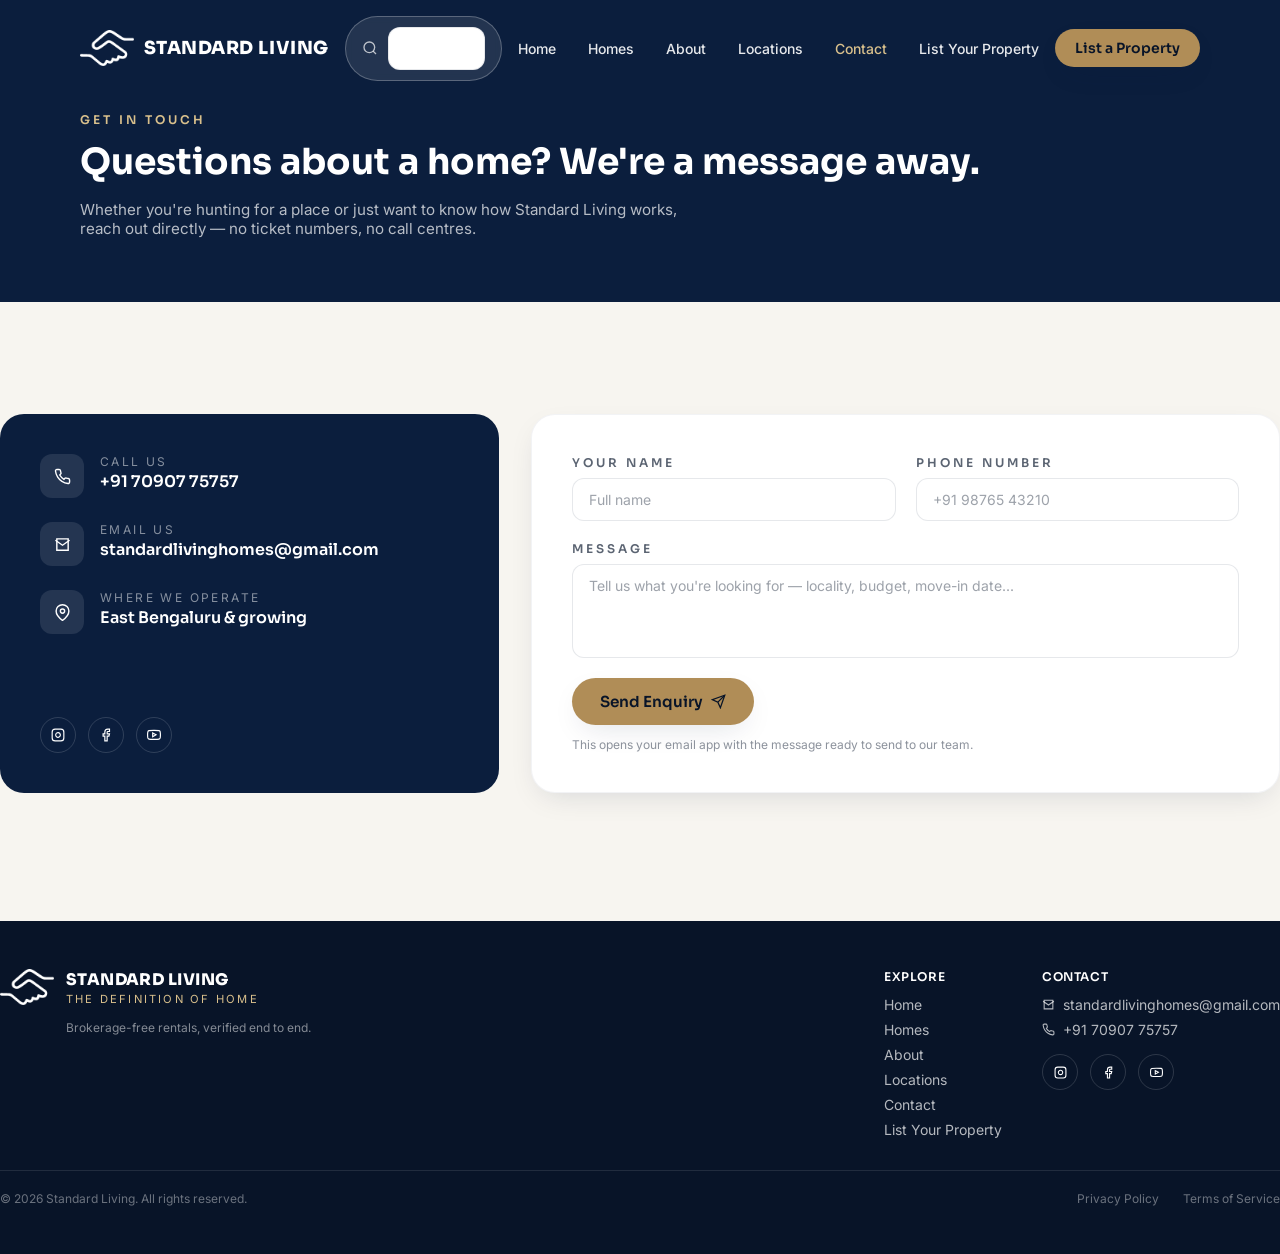
<file: contact.html>
<!doctype html>
<html lang="en">
<head>
  <meta charset="UTF-8" />
  <meta name="viewport" content="width=device-width, initial-scale=1.0" />
  <title>Contact — Standard Living</title>
  <meta name="description" content="Questions about a home? Reach Standard Living directly — call, email, or send an enquiry, no ticket numbers." />
  <link rel="icon" type="image/png" href="favicon.png" />
  <link rel="preconnect" href="https://fonts.googleapis.com" />
  <link rel="preconnect" href="https://fonts.gstatic.com" crossorigin />
  <link href="https://fonts.googleapis.com/css2?family=Sora:wght@400;600;700;800&family=Inter:wght@400;500;600&display=swap" rel="stylesheet" />
  <link rel="stylesheet" href="css/style.css" />
</head>
<body>

  <!-- ============ Header ============ -->
  <header class="site-header">
    <div class="container-px header-inner">
      <a href="index.html" class="brand">
        <img data-header-logo src="images/logo-white-mark.png" alt="Standard Living" />
        <span>STANDARD LIVING</span>
      </a>

      <form class="header-search" data-search-form>
        <svg class="icon" width="16" height="16" viewBox="0 0 24 24"><circle cx="11" cy="11" r="8"/><line x1="21" y1="21" x2="16.65" y2="16.65"/></svg>
        <input type="text" placeholder="Search locality or building" />
      </form>

      <nav class="header-nav">
        <a href="index.html">Home</a>
        <a href="homes.html">Homes</a>
        <a href="about.html">About</a>
        <a href="locations.html">Locations</a>
        <a href="contact.html" class="active">Contact</a>
        <a href="list-property.html">List Your Property</a>
      </nav>

      <div class="header-cta">
        <a href="list-property.html" class="btn-primary btn-sm">List a Property</a>
      </div>

      <div class="header-mobile-controls">
        <button data-search-toggle aria-label="Toggle search">
          <svg class="icon" width="22" height="22" viewBox="0 0 24 24"><circle cx="11" cy="11" r="8"/><line x1="21" y1="21" x2="16.65" y2="16.65"/></svg>
        </button>
        <button data-menu-toggle aria-label="Toggle menu">
          <svg class="icon" width="26" height="26" viewBox="0 0 24 24"><line x1="3" y1="12" x2="21" y2="12"/><line x1="3" y1="6" x2="21" y2="6"/><line x1="3" y1="18" x2="21" y2="18"/></svg>
        </button>
      </div>
    </div>

    <form class="mobile-search-panel" data-search-form>
      <svg class="icon" width="16" height="16" viewBox="0 0 24 24"><circle cx="11" cy="11" r="8"/><line x1="21" y1="21" x2="16.65" y2="16.65"/></svg>
      <input type="text" placeholder="Search locality or building" />
    </form>

    <div class="mobile-menu-panel">
      <a href="index.html" class="nav-link">Home</a>
      <a href="homes.html" class="nav-link">Homes</a>
      <a href="about.html" class="nav-link">About</a>
      <a href="locations.html" class="nav-link">Locations</a>
      <a href="contact.html" class="nav-link active">Contact</a>
      <a href="list-property.html" class="nav-link">List Your Property</a>
      <a href="list-property.html" class="btn-primary btn-justify-center">List a Property</a>
    </div>
  </header>

  <main>
    <!-- ============ Page hero ============ -->
    <section class="homes-hero bg-navy" style="padding-top:7rem;">
      <div class="container-px">
        <p class="eyebrow reveal in-view" style="color:var(--brass-light)">Get in touch</p>
        <h1 class="reveal in-view">Questions about a home? We're a message away.</h1>
        <p class="reveal in-view" style="margin-top:1rem;max-width:38rem;color:rgba(255,255,255,0.7);font-size:0.95rem;">
          Whether you're hunting for a place or just want to know how Standard Living works, reach out directly — no ticket numbers, no call centres.
        </p>
      </div>
    </section>

    <!-- ============ Contact ============ -->
    <section class="section container-px" style="padding-top:3.5rem;">
      <div class="contact-grid">
        <div class="reveal">
          <div class="contact-panel">
            <div class="contact-links">
              <a href="tel:+917090775757" class="contact-link">
                <span class="ci"><svg class="icon" width="17" height="17" viewBox="0 0 24 24"><path d="M22 16.92v3a2 2 0 0 1-2.18 2 19.79 19.79 0 0 1-8.63-3.07 19.5 19.5 0 0 1-6-6 19.79 19.79 0 0 1-3.07-8.67A2 2 0 0 1 4.11 2h3a2 2 0 0 1 2 1.72c.127.96.361 1.903.7 2.81a2 2 0 0 1-.45 2.11L8.09 9.91a16 16 0 0 0 6 6l1.27-1.27a2 2 0 0 1 2.11-.45c.907.339 1.85.573 2.81.7A2 2 0 0 1 22 16.92z"/></svg></span>
                <span><span class="cl-label">Call us</span><span class="cl-value">+91 70907 75757</span></span>
              </a>
              <a href="mailto:standardlivinghomes@gmail.com" class="contact-link">
                <span class="ci"><svg class="icon" width="17" height="17" viewBox="0 0 24 24"><path d="M4 4h16v16H4z"/><polyline points="22,6 12,13 2,6"/></svg></span>
                <span><span class="cl-label">Email us</span><span class="cl-value">standardlivinghomes@gmail.com</span></span>
              </a>
              <div class="contact-link">
                <span class="ci"><svg class="icon" width="17" height="17" viewBox="0 0 24 24"><path d="M21 10c0 7-9 13-9 13s-9-6-9-13a9 9 0 0 1 18 0z"/><circle cx="12" cy="10" r="3"/></svg></span>
                <span><span class="cl-label">Where we operate</span><span class="cl-value">East Bengaluru &amp; growing</span></span>
              </div>
            </div>

            <div class="socials">
              <a href="https://www.instagram.com/standardlivingbng/" target="_blank" rel="noopener noreferrer" aria-label="Instagram" class="social-btn"><svg class="icon" width="14" height="14" viewBox="0 0 24 24"><rect x="2" y="2" width="20" height="20" rx="5"/><path d="M16 11.37A4 4 0 1 1 12.63 8 4 4 0 0 1 16 11.37z"/><line x1="17.5" y1="6.5" x2="17.51" y2="6.5"/></svg></a>
              <a href="https://www.facebook.com/profile.php?id=61588676804218" target="_blank" rel="noopener noreferrer" aria-label="Facebook" class="social-btn"><svg class="icon" width="14" height="14" viewBox="0 0 24 24"><path d="M18 2h-3a5 5 0 0 0-5 5v3H7v4h3v8h4v-8h3l1-4h-4V7a1 1 0 0 1 1-1h3z"/></svg></a>
              <a href="https://www.youtube.com/channel/UCn_baIMlJKtQFD7EOmTkNHA" target="_blank" rel="noopener noreferrer" aria-label="YouTube" class="social-btn"><svg class="icon" width="14" height="14" viewBox="0 0 24 24"><path d="M22.54 6.42a2.78 2.78 0 0 0-1.94-2C18.88 4 12 4 12 4s-6.88 0-8.6.46a2.78 2.78 0 0 0-1.94 2A29 29 0 0 0 1 11.75a29 29 0 0 0 .46 5.33A2.78 2.78 0 0 0 3.4 19c1.72.46 8.6.46 8.6.46s6.88 0 8.6-.46a2.78 2.78 0 0 0 1.94-2 29 29 0 0 0 .46-5.25 29 29 0 0 0-.46-5.33z"/><polygon points="9.75 15.02 15.5 11.75 9.75 8.48 9.75 15.02"/></svg></a>
            </div>
          </div>
        </div>

        <form class="reveal contact-form" data-contact-form style="animation-delay:100ms">
          <div class="field-row">
            <label class="field">
              <span class="eyebrow" style="color:var(--slate)">Your name</span>
              <input type="text" name="name" placeholder="Full name" required />
            </label>
            <label class="field">
              <span class="eyebrow" style="color:var(--slate)">Phone number</span>
              <input type="tel" name="phone" placeholder="+91 98765 43210" required />
            </label>
          </div>
          <label class="field">
            <span class="eyebrow" style="color:var(--slate)">Message</span>
            <textarea name="message" rows="4" placeholder="Tell us what you're looking for — locality, budget, move-in date..." required></textarea>
          </label>
          <button type="submit" class="btn-primary" style="align-self:flex-start;">Send Enquiry <svg class="icon" width="15" height="15" viewBox="0 0 24 24"><line x1="22" y1="2" x2="11" y2="13"/><polygon points="22 2 15 22 11 13 2 9 22 2"/></svg></button>
          <p class="form-note">This opens your email app with the message ready to send to our team.</p>
        </form>
      </div>
    </section>
  </main>

  <!-- ============ Footer ============ -->
  <footer class="site-footer">
    <div class="container-px footer-inner">
      <div class="footer-top">
        <div class="footer-brand">
          <img src="images/logo-white-mark.png" alt="" />
          <div>
            <span class="fb-name">STANDARD LIVING</span>
            <p class="fb-tag">The Definition of Home</p>
            <p class="fb-desc">Brokerage-free rentals, verified end to end.</p>
          </div>
        </div>

        <div class="footer-links">
          <div>
            <h4>Explore</h4>
            <ul>
              <li><a href="index.html">Home</a></li>
              <li><a href="homes.html">Homes</a></li>
              <li><a href="about.html">About</a></li>
              <li><a href="locations.html">Locations</a></li>
              <li><a href="contact.html">Contact</a></li>
              <li><a href="list-property.html">List Your Property</a></li>
            </ul>
          </div>
          <div>
            <h4>Contact</h4>
            <ul>
              <li class="footer-contact-item"><svg class="icon" width="13" height="13" viewBox="0 0 24 24"><path d="M4 4h16v16H4z"/><polyline points="22,6 12,13 2,6"/></svg> <a href="mailto:standardlivinghomes@gmail.com">standardlivinghomes@gmail.com</a></li>
              <li class="footer-contact-item"><svg class="icon" width="13" height="13" viewBox="0 0 24 24"><path d="M22 16.92v3a2 2 0 0 1-2.18 2 19.79 19.79 0 0 1-8.63-3.07 19.5 19.5 0 0 1-6-6 19.79 19.79 0 0 1-3.07-8.67A2 2 0 0 1 4.11 2h3a2 2 0 0 1 2 1.72c.127.96.361 1.903.7 2.81a2 2 0 0 1-.45 2.11L8.09 9.91a16 16 0 0 0 6 6l1.27-1.27a2 2 0 0 1 2.11-.45c.907.339 1.85.573 2.81.7A2 2 0 0 1 22 16.92z"/></svg> <a href="tel:+917090775757">+91 70907 75757</a></li>
            </ul>
            <div class="socials" style="margin-top:1rem;">
              <a href="https://www.instagram.com/standardlivingbng/" target="_blank" rel="noopener noreferrer" aria-label="Instagram" class="social-btn"><svg class="icon" width="13" height="13" viewBox="0 0 24 24"><rect x="2" y="2" width="20" height="20" rx="5"/><path d="M16 11.37A4 4 0 1 1 12.63 8 4 4 0 0 1 16 11.37z"/><line x1="17.5" y1="6.5" x2="17.51" y2="6.5"/></svg></a>
              <a href="https://www.facebook.com/profile.php?id=61588676804218" target="_blank" rel="noopener noreferrer" aria-label="Facebook" class="social-btn"><svg class="icon" width="13" height="13" viewBox="0 0 24 24"><path d="M18 2h-3a5 5 0 0 0-5 5v3H7v4h3v8h4v-8h3l1-4h-4V7a1 1 0 0 1 1-1h3z"/></svg></a>
              <a href="https://www.youtube.com/channel/UCn_baIMlJKtQFD7EOmTkNHA" target="_blank" rel="noopener noreferrer" aria-label="YouTube" class="social-btn"><svg class="icon" width="13" height="13" viewBox="0 0 24 24"><path d="M22.54 6.42a2.78 2.78 0 0 0-1.94-2C18.88 4 12 4 12 4s-6.88 0-8.6.46a2.78 2.78 0 0 0-1.94 2A29 29 0 0 0 1 11.75a29 29 0 0 0 .46 5.33A2.78 2.78 0 0 0 3.4 19c1.72.46 8.6.46 8.6.46s6.88 0 8.6-.46a2.78 2.78 0 0 0 1.94-2 29 29 0 0 0 .46-5.25 29 29 0 0 0-.46-5.33z"/><polygon points="9.75 15.02 15.5 11.75 9.75 8.48 9.75 15.02"/></svg></a>
            </div>
          </div>
        </div>
      </div>

      <div class="footer-bottom">
        <span>© <span data-year></span> Standard Living. All rights reserved.</span>
        <div class="footer-bottom-links">
          <a href="privacy-policy.html">Privacy Policy</a>
          <a href="terms-of-service.html">Terms of Service</a>
        </div>
      </div>
    </div>
  </footer>

  <script src="js/data.js"></script>
  <script src="js/main.js"></script>
</body>
</html>
</file>
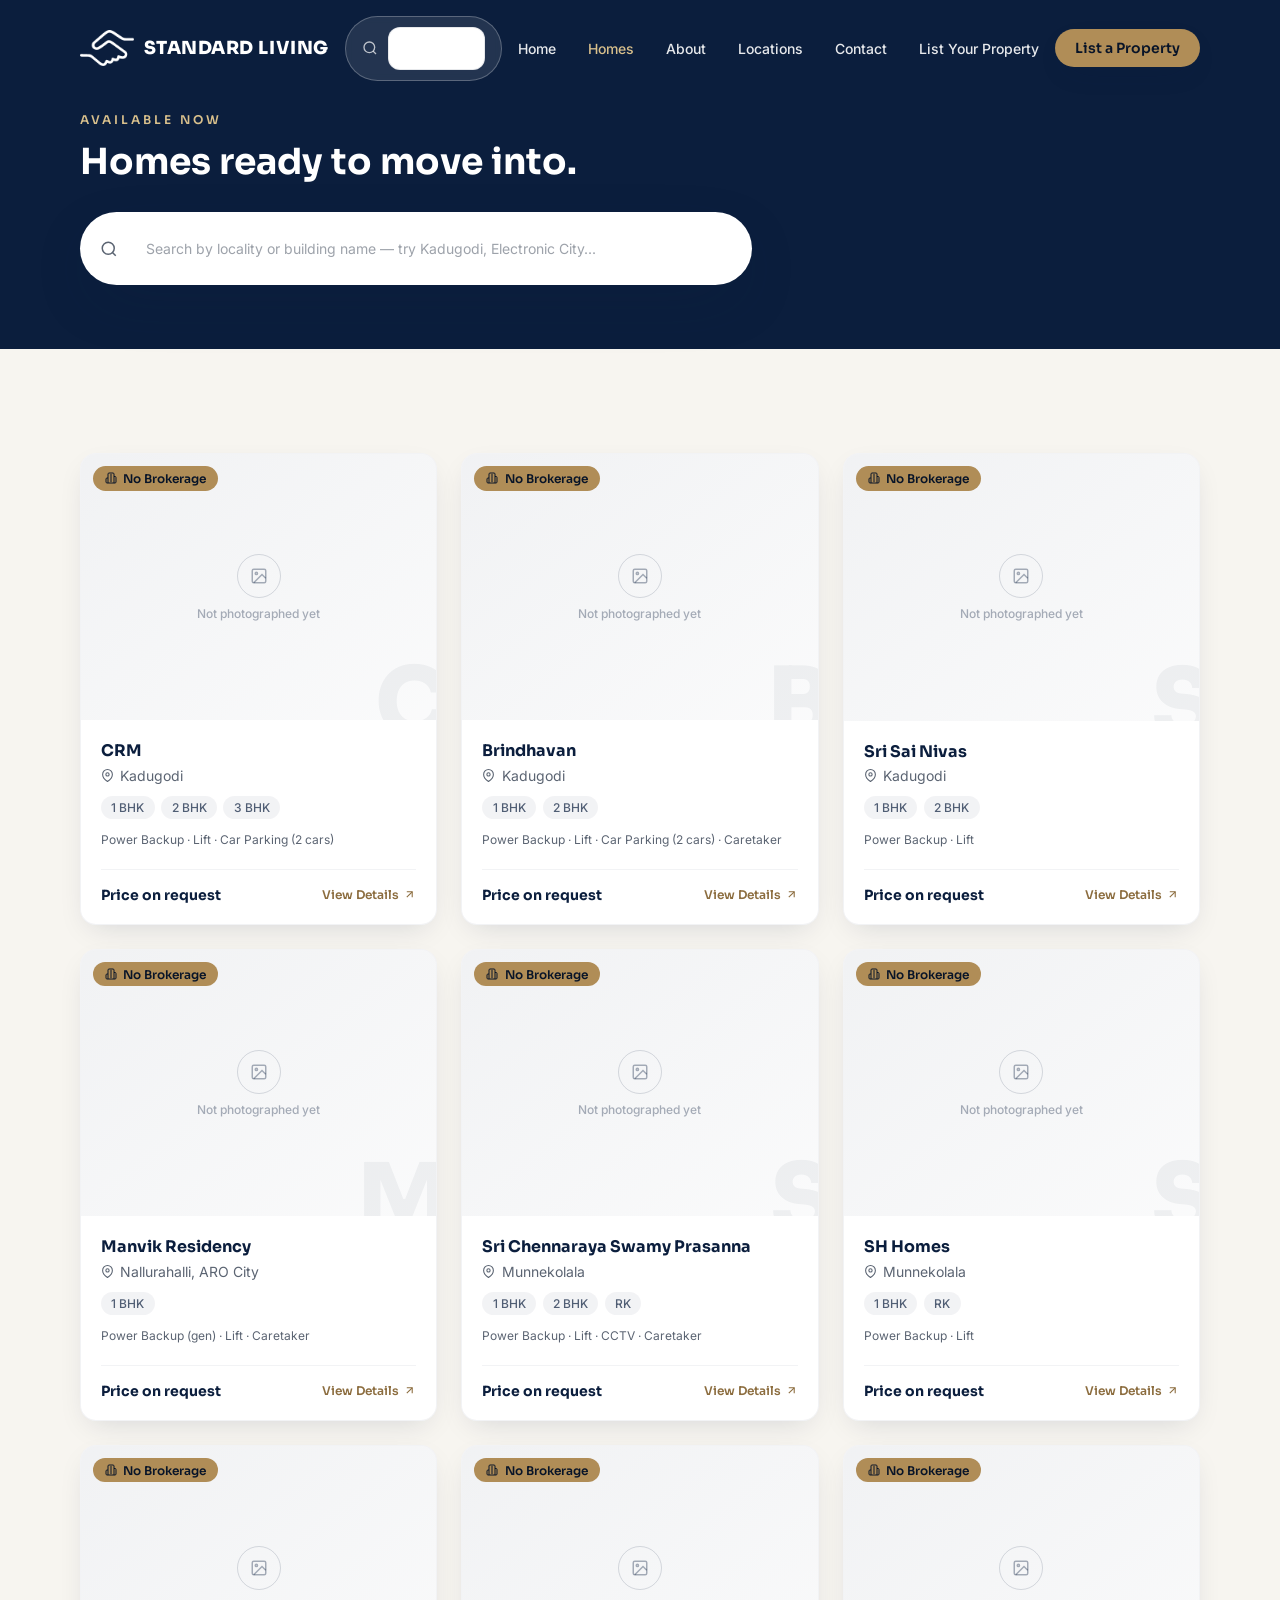
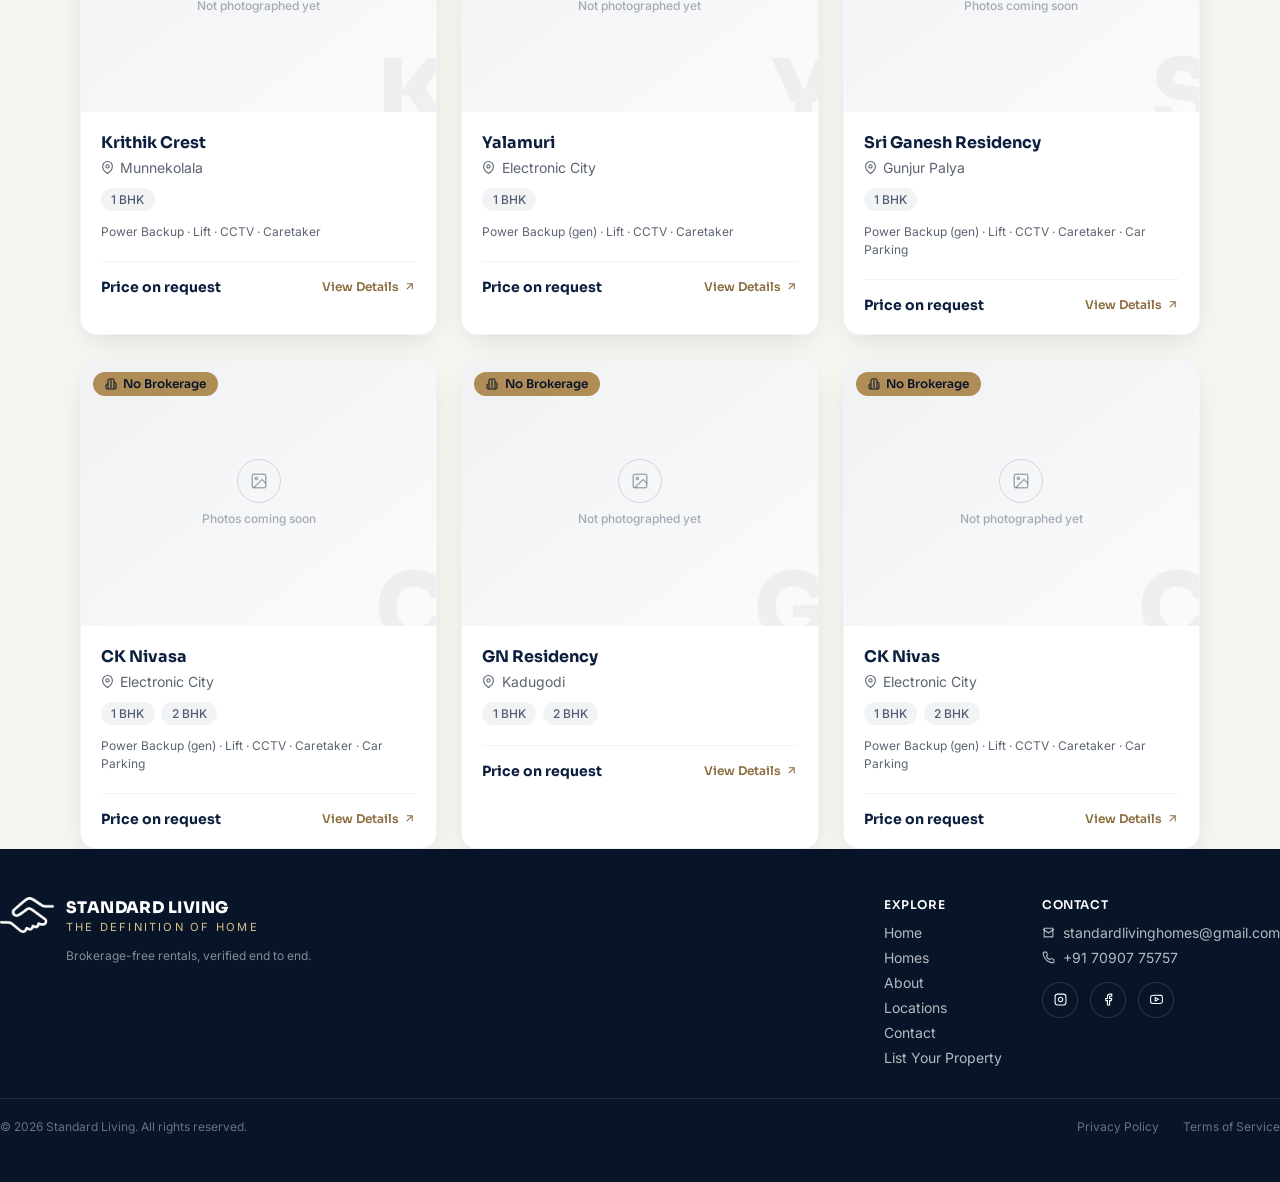
<file: homes.html>
<!doctype html>
<html lang="en">
<head>
  <meta charset="UTF-8" />
  <meta name="viewport" content="width=device-width, initial-scale=1.0" />
  <title>Homes — Standard Living</title>
  <meta name="description" content="Browse verified, brokerage-free rental homes with Standard Living." />
  <link rel="icon" type="image/png" href="favicon.png" />
  <link rel="preconnect" href="https://fonts.googleapis.com" />
  <link rel="preconnect" href="https://fonts.gstatic.com" crossorigin />
  <link href="https://fonts.googleapis.com/css2?family=Sora:wght@400;600;700;800&family=Inter:wght@400;500;600&display=swap" rel="stylesheet" />
  <link rel="stylesheet" href="css/style.css" />
</head>
<body>

  <!-- ============ Header ============ -->
  <header class="site-header">
    <div class="container-px header-inner">
      <a href="index.html" class="brand">
        <img data-header-logo src="images/logo-white-mark.png" alt="Standard Living" />
        <span>STANDARD LIVING</span>
      </a>

      <form class="header-search" data-search-form>
        <svg class="icon" width="16" height="16" viewBox="0 0 24 24"><circle cx="11" cy="11" r="8"/><line x1="21" y1="21" x2="16.65" y2="16.65"/></svg>
        <input type="text" placeholder="Search locality or building" />
      </form>

      <nav class="header-nav">
        <a href="index.html">Home</a>
        <a href="homes.html" class="active">Homes</a>
        <a href="about.html">About</a>
        <a href="locations.html">Locations</a>
        <a href="contact.html">Contact</a>
        <a href="list-property.html">List Your Property</a>
      </nav>

      <div class="header-cta">
        <a href="list-property.html" class="btn-primary btn-sm">List a Property</a>
      </div>

      <div class="header-mobile-controls">
        <button data-search-toggle aria-label="Toggle search">
          <svg class="icon" width="22" height="22" viewBox="0 0 24 24"><circle cx="11" cy="11" r="8"/><line x1="21" y1="21" x2="16.65" y2="16.65"/></svg>
        </button>
        <button data-menu-toggle aria-label="Toggle menu">
          <svg class="icon" width="26" height="26" viewBox="0 0 24 24"><line x1="3" y1="12" x2="21" y2="12"/><line x1="3" y1="6" x2="21" y2="6"/><line x1="3" y1="18" x2="21" y2="18"/></svg>
        </button>
      </div>
    </div>

    <form class="mobile-search-panel" data-search-form>
      <svg class="icon" width="16" height="16" viewBox="0 0 24 24"><circle cx="11" cy="11" r="8"/><line x1="21" y1="21" x2="16.65" y2="16.65"/></svg>
      <input type="text" placeholder="Search locality or building" />
    </form>

    <div class="mobile-menu-panel">
      <a href="index.html" class="nav-link">Home</a>
      <a href="homes.html" class="nav-link active">Homes</a>
      <a href="about.html" class="nav-link">About</a>
      <a href="locations.html" class="nav-link">Locations</a>
      <a href="contact.html" class="nav-link">Contact</a>
      <a href="list-property.html" class="nav-link">List Your Property</a>
      <a href="list-property.html" class="btn-primary btn-justify-center">List a Property</a>
    </div>
  </header>

  <main>
    <section class="homes-hero bg-navy" style="padding-top:7rem;">
      <div class="container-px">
        <p class="eyebrow reveal in-view" style="color:var(--brass-light)">Available now</p>
        <h1 class="reveal in-view">Homes ready to move into.</h1>

        <div class="homes-search reveal in-view">
          <svg class="icon" width="18" height="18" viewBox="0 0 24 24"><circle cx="11" cy="11" r="8"/><line x1="21" y1="21" x2="16.65" y2="16.65"/></svg>
          <input type="text" data-homes-search placeholder="Search by locality or building name — try Kadugodi, Electronic City..." />
        </div>
      </div>
    </section>

    <section class="homes-results container-px">
      <div class="grid-3" data-properties-grid></div>
    </section>
  </main>

  <!-- ============ Footer ============ -->
  <footer class="site-footer">
    <div class="container-px footer-inner">
      <div class="footer-top">
        <div class="footer-brand">
          <img src="images/logo-white-mark.png" alt="" />
          <div>
            <span class="fb-name">STANDARD LIVING</span>
            <p class="fb-tag">The Definition of Home</p>
            <p class="fb-desc">Brokerage-free rentals, verified end to end.</p>
          </div>
        </div>

        <div class="footer-links">
          <div>
            <h4>Explore</h4>
            <ul>
              <li><a href="index.html">Home</a></li>
              <li><a href="homes.html">Homes</a></li>
              <li><a href="about.html">About</a></li>
              <li><a href="locations.html">Locations</a></li>
              <li><a href="contact.html">Contact</a></li>
              <li><a href="list-property.html">List Your Property</a></li>
            </ul>
          </div>
          <div>
            <h4>Contact</h4>
            <ul>
              <li class="footer-contact-item"><svg class="icon" width="13" height="13" viewBox="0 0 24 24"><path d="M4 4h16v16H4z"/><polyline points="22,6 12,13 2,6"/></svg> <a href="mailto:standardlivinghomes@gmail.com">standardlivinghomes@gmail.com</a></li>
              <li class="footer-contact-item"><svg class="icon" width="13" height="13" viewBox="0 0 24 24"><path d="M22 16.92v3a2 2 0 0 1-2.18 2 19.79 19.79 0 0 1-8.63-3.07 19.5 19.5 0 0 1-6-6 19.79 19.79 0 0 1-3.07-8.67A2 2 0 0 1 4.11 2h3a2 2 0 0 1 2 1.72c.127.96.361 1.903.7 2.81a2 2 0 0 1-.45 2.11L8.09 9.91a16 16 0 0 0 6 6l1.27-1.27a2 2 0 0 1 2.11-.45c.907.339 1.85.573 2.81.7A2 2 0 0 1 22 16.92z"/></svg> <a href="tel:+917090775757">+91 70907 75757</a></li>
            </ul>
            <div class="socials" style="margin-top:1rem;">
              <a href="https://www.instagram.com/standardlivingbng/" target="_blank" rel="noopener noreferrer" aria-label="Instagram" class="social-btn"><svg class="icon" width="13" height="13" viewBox="0 0 24 24"><rect x="2" y="2" width="20" height="20" rx="5"/><path d="M16 11.37A4 4 0 1 1 12.63 8 4 4 0 0 1 16 11.37z"/><line x1="17.5" y1="6.5" x2="17.51" y2="6.5"/></svg></a>
              <a href="https://www.facebook.com/profile.php?id=61588676804218" target="_blank" rel="noopener noreferrer" aria-label="Facebook" class="social-btn"><svg class="icon" width="13" height="13" viewBox="0 0 24 24"><path d="M18 2h-3a5 5 0 0 0-5 5v3H7v4h3v8h4v-8h3l1-4h-4V7a1 1 0 0 1 1-1h3z"/></svg></a>
              <a href="https://www.youtube.com/channel/UCn_baIMlJKtQFD7EOmTkNHA" target="_blank" rel="noopener noreferrer" aria-label="YouTube" class="social-btn"><svg class="icon" width="13" height="13" viewBox="0 0 24 24"><path d="M22.54 6.42a2.78 2.78 0 0 0-1.94-2C18.88 4 12 4 12 4s-6.88 0-8.6.46a2.78 2.78 0 0 0-1.94 2A29 29 0 0 0 1 11.75a29 29 0 0 0 .46 5.33A2.78 2.78 0 0 0 3.4 19c1.72.46 8.6.46 8.6.46s6.88 0 8.6-.46a2.78 2.78 0 0 0 1.94-2 29 29 0 0 0 .46-5.25 29 29 0 0 0-.46-5.33z"/><polygon points="9.75 15.02 15.5 11.75 9.75 8.48 9.75 15.02"/></svg></a>
            </div>
          </div>
        </div>
      </div>

      <div class="footer-bottom">
        <span>© <span data-year></span> Standard Living. All rights reserved.</span>
        <div class="footer-bottom-links">
          <a href="privacy-policy.html">Privacy Policy</a>
          <a href="terms-of-service.html">Terms of Service</a>
        </div>
      </div>
    </div>
  </footer>

  <script src="js/data.js"></script>
  <script src="js/main.js"></script>
  <script src="js/homes.js"></script>
</body>
</html>
</file>
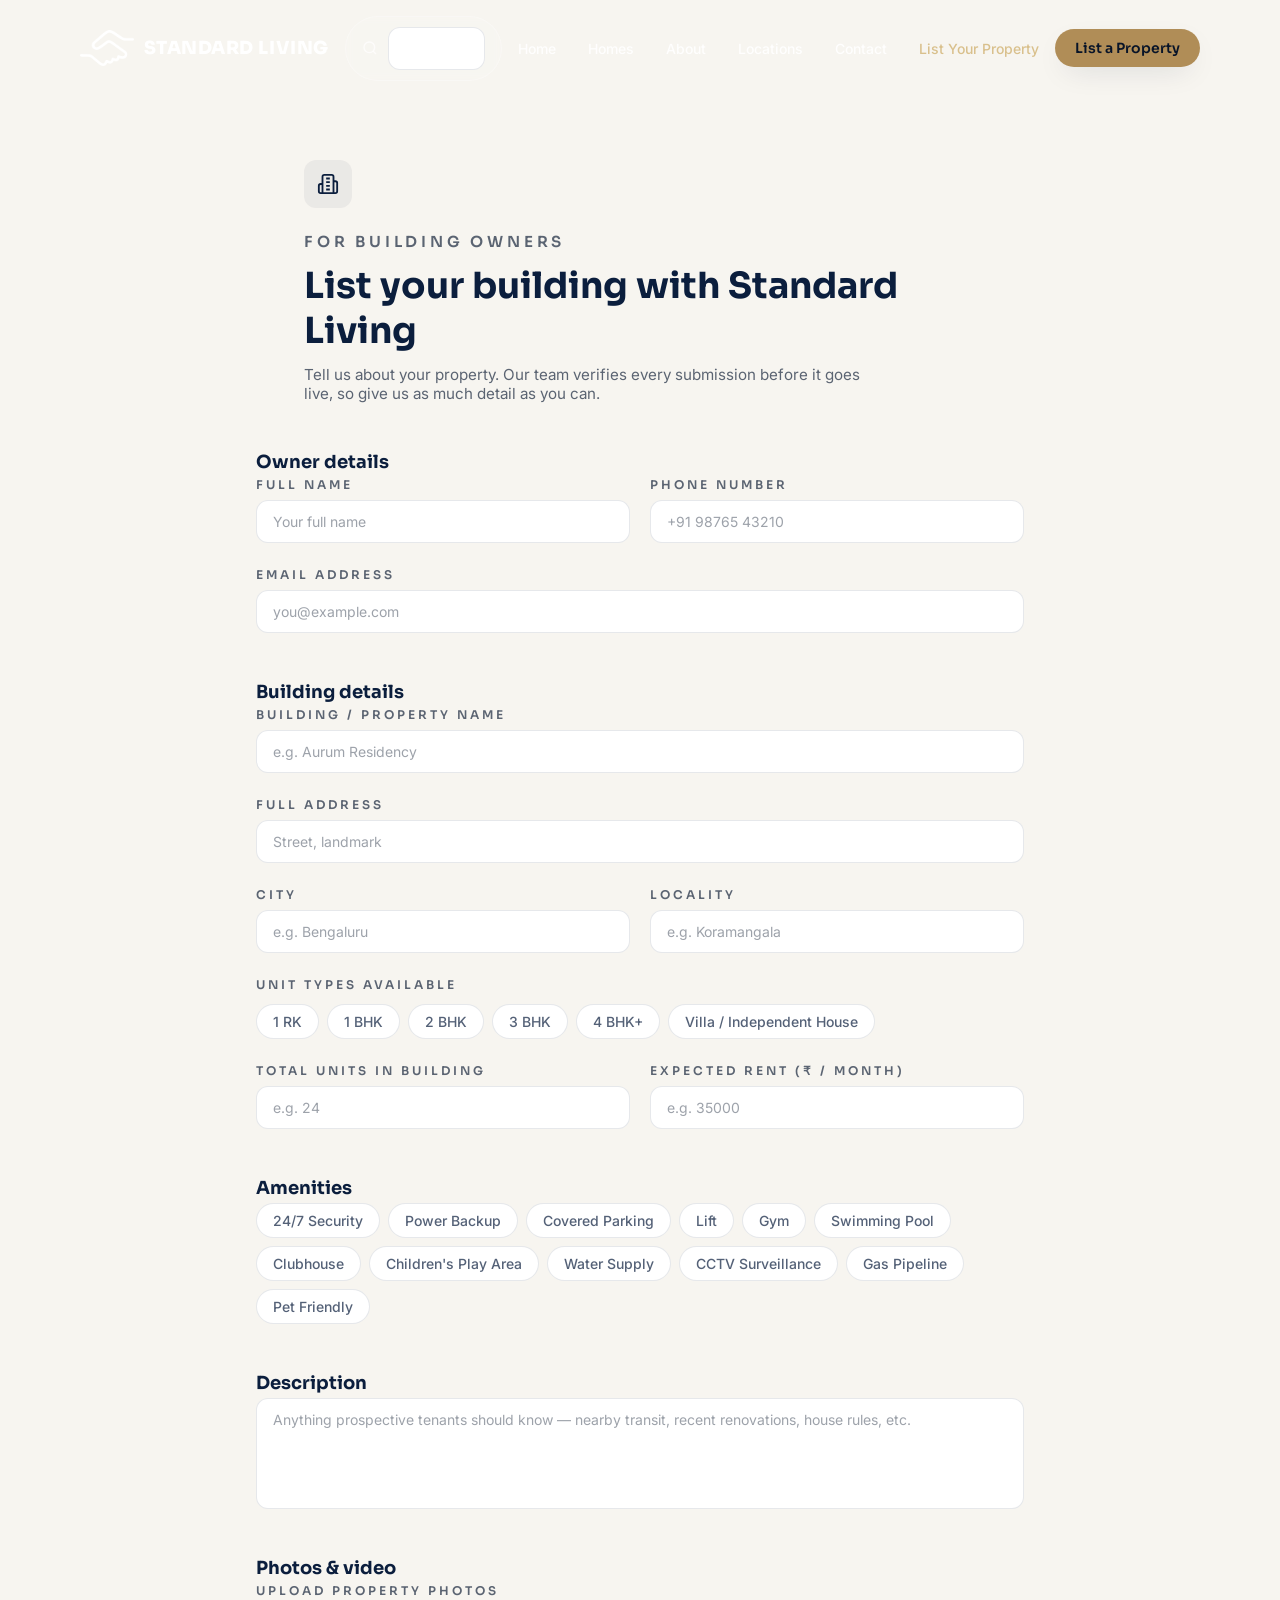
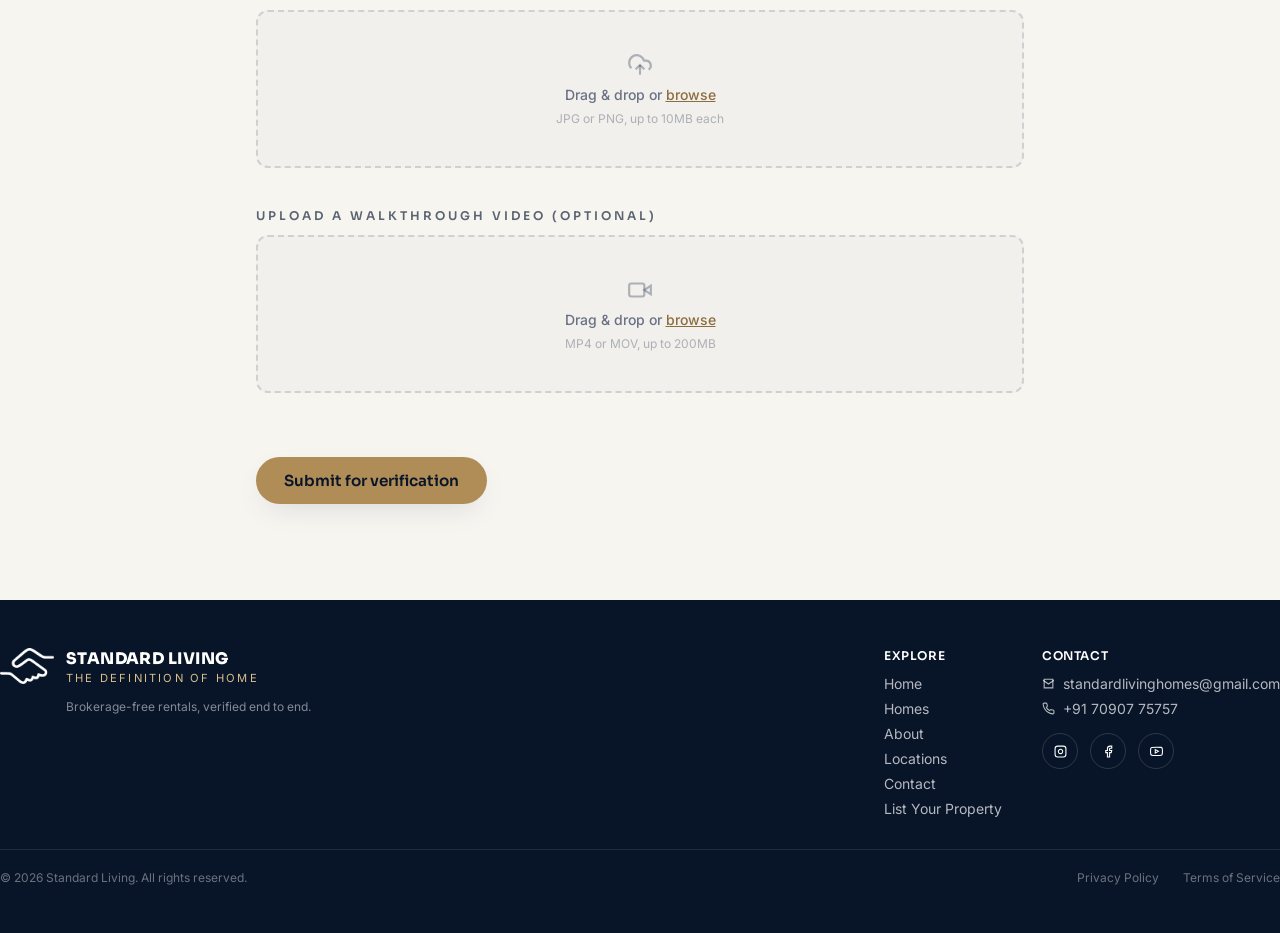
<file: list-property.html>
<!doctype html>
<html lang="en">
<head>
  <meta charset="UTF-8" />
  <meta name="viewport" content="width=device-width, initial-scale=1.0" />
  <title>List Your Property — Standard Living</title>
  <meta name="description" content="List your building with Standard Living — brokerage-free, verified tenants." />
  <link rel="icon" type="image/png" href="favicon.png" />
  <link rel="preconnect" href="https://fonts.googleapis.com" />
  <link rel="preconnect" href="https://fonts.gstatic.com" crossorigin />
  <link href="https://fonts.googleapis.com/css2?family=Sora:wght@400;600;700;800&family=Inter:wght@400;500;600&display=swap" rel="stylesheet" />
  <link rel="stylesheet" href="css/style.css" />
</head>
<body>

  <!-- ============ Header ============ -->
  <header class="site-header">
    <div class="container-px header-inner">
      <a href="index.html" class="brand">
        <img data-header-logo src="images/logo-white-mark.png" alt="Standard Living" />
        <span>STANDARD LIVING</span>
      </a>

      <form class="header-search" data-search-form>
        <svg class="icon" width="16" height="16" viewBox="0 0 24 24"><circle cx="11" cy="11" r="8"/><line x1="21" y1="21" x2="16.65" y2="16.65"/></svg>
        <input type="text" placeholder="Search locality or building" />
      </form>

      <nav class="header-nav">
        <a href="index.html">Home</a>
        <a href="homes.html">Homes</a>
        <a href="about.html">About</a>
        <a href="locations.html">Locations</a>
        <a href="contact.html">Contact</a>
        <a href="list-property.html" class="active">List Your Property</a>
      </nav>

      <div class="header-cta">
        <a href="list-property.html" class="btn-primary btn-sm">List a Property</a>
      </div>

      <div class="header-mobile-controls">
        <button data-search-toggle aria-label="Toggle search">
          <svg class="icon" width="22" height="22" viewBox="0 0 24 24"><circle cx="11" cy="11" r="8"/><line x1="21" y1="21" x2="16.65" y2="16.65"/></svg>
        </button>
        <button data-menu-toggle aria-label="Toggle menu">
          <svg class="icon" width="26" height="26" viewBox="0 0 24 24"><line x1="3" y1="12" x2="21" y2="12"/><line x1="3" y1="6" x2="21" y2="6"/><line x1="3" y1="18" x2="21" y2="18"/></svg>
        </button>
      </div>
    </div>

    <form class="mobile-search-panel" data-search-form>
      <svg class="icon" width="16" height="16" viewBox="0 0 24 24"><circle cx="11" cy="11" r="8"/><line x1="21" y1="21" x2="16.65" y2="16.65"/></svg>
      <input type="text" placeholder="Search locality or building" />
    </form>

    <div class="mobile-menu-panel">
      <a href="index.html" class="nav-link">Home</a>
      <a href="homes.html" class="nav-link">Homes</a>
      <a href="about.html" class="nav-link">About</a>
      <a href="locations.html" class="nav-link">Locations</a>
      <a href="contact.html" class="nav-link">Contact</a>
      <a href="list-property.html" class="nav-link active">List Your Property</a>
      <a href="list-property.html" class="btn-primary btn-justify-center">List a Property</a>
    </div>
  </header>

  <main>
    <!-- ============ Form ============ -->
    <div data-list-property-form-wrap class="list-form-wrap container-px">
      <div class="list-form-header reveal in-view">
        <div class="list-form-icon"><svg class="icon" width="22" height="22" viewBox="0 0 24 24"><path d="M6 22V4a2 2 0 0 1 2-2h8a2 2 0 0 1 2 2v18Z"/><path d="M6 12H4a2 2 0 0 0-2 2v6a2 2 0 0 0 2 2h2"/><path d="M18 9h2a2 2 0 0 1 2 2v9a2 2 0 0 1-2 2h-2"/><path d="M10 6h4M10 10h4M10 14h4M10 18h4"/></svg></div>
        <p class="eyebrow" style="margin-top:1.5rem;">For Building Owners</p>
        <h1>List your building with Standard Living</h1>
        <p>Tell us about your property. Our team verifies every submission before it goes live, so give us as much detail as you can.</p>
      </div>

      <form class="list-form" data-list-property-form>
        <!-- Owner details -->
        <fieldset>
          <legend>Owner details</legend>
          <div class="field-row">
            <label class="field">
              <span class="eyebrow" style="color:var(--slate)">Full name</span>
              <input type="text" name="ownerName" placeholder="Your full name" required />
            </label>
            <label class="field">
              <span class="eyebrow" style="color:var(--slate)">Phone number</span>
              <input type="tel" name="phone" placeholder="+91 98765 43210" required />
            </label>
          </div>
          <label class="field">
            <span class="eyebrow" style="color:var(--slate)">Email address</span>
            <input type="email" name="email" placeholder="you@example.com" required />
          </label>
        </fieldset>

        <!-- Building details -->
        <fieldset>
          <legend>Building details</legend>
          <label class="field">
            <span class="eyebrow" style="color:var(--slate)">Building / property name</span>
            <input type="text" name="buildingName" placeholder="e.g. Aurum Residency" required />
          </label>
          <label class="field">
            <span class="eyebrow" style="color:var(--slate)">Full address</span>
            <input type="text" name="address" placeholder="Street, landmark" required />
          </label>
          <div class="field-row">
            <label class="field">
              <span class="eyebrow" style="color:var(--slate)">City</span>
              <input type="text" name="city" placeholder="e.g. Bengaluru" required />
            </label>
            <label class="field">
              <span class="eyebrow" style="color:var(--slate)">Locality</span>
              <input type="text" name="locality" placeholder="e.g. Koramangala" required />
            </label>
          </div>

          <div data-unit-types>
            <label class="eyebrow" style="color:var(--slate);display:block;margin-bottom:0.75rem;">Unit types available</label>
            <div class="chip-group">
              <button type="button" class="chip">1 RK</button>
              <button type="button" class="chip">1 BHK</button>
              <button type="button" class="chip">2 BHK</button>
              <button type="button" class="chip">3 BHK</button>
              <button type="button" class="chip">4 BHK+</button>
              <button type="button" class="chip">Villa / Independent House</button>
            </div>
          </div>

          <div class="field-row">
            <label class="field">
              <span class="eyebrow" style="color:var(--slate)">Total units in building</span>
              <input type="number" name="totalUnits" placeholder="e.g. 24" />
            </label>
            <label class="field">
              <span class="eyebrow" style="color:var(--slate)">Expected rent (₹ / month)</span>
              <input type="number" name="expectedRent" placeholder="e.g. 35000" />
            </label>
          </div>
        </fieldset>

        <!-- Amenities -->
        <fieldset>
          <legend>Amenities</legend>
          <div data-amenities class="chip-group">
            <button type="button" class="chip">24/7 Security</button>
            <button type="button" class="chip">Power Backup</button>
            <button type="button" class="chip">Covered Parking</button>
            <button type="button" class="chip">Lift</button>
            <button type="button" class="chip">Gym</button>
            <button type="button" class="chip">Swimming Pool</button>
            <button type="button" class="chip">Clubhouse</button>
            <button type="button" class="chip">Children's Play Area</button>
            <button type="button" class="chip">Water Supply</button>
            <button type="button" class="chip">CCTV Surveillance</button>
            <button type="button" class="chip">Gas Pipeline</button>
            <button type="button" class="chip">Pet Friendly</button>
          </div>
        </fieldset>

        <!-- Description -->
        <fieldset>
          <legend>Description</legend>
          <textarea name="description" rows="5" placeholder="Anything prospective tenants should know — nearby transit, recent renovations, house rules, etc."></textarea>
        </fieldset>

        <!-- Media -->
        <fieldset>
          <legend>Photos &amp; video</legend>

          <div class="uploader" data-uploader-photos>
            <label class="eyebrow" style="color:var(--slate)">Upload property photos</label>
            <div class="uploader-drop">
              <svg class="icon" width="26" height="26" viewBox="0 0 24 24"><path d="M4 14.899A7 7 0 1 1 15.71 8h1.79a4.5 4.5 0 0 1 2.5 8.242"/><path d="M12 12v9"/><path d="m16 16-4-4-4 4"/></svg>
              <p class="ud-main">Drag &amp; drop or <span>browse</span></p>
              <p class="ud-sub">JPG or PNG, up to 10MB each</p>
              <input type="file" accept="image/*" multiple class="hidden" />
            </div>
            <div class="uploader-previews"></div>
          </div>

          <div class="uploader" data-uploader-video>
            <label class="eyebrow" style="color:var(--slate)">Upload a walkthrough video (optional)</label>
            <div class="uploader-drop">
              <svg class="icon" width="26" height="26" viewBox="0 0 24 24"><path d="m22 8-6 4 6 4V8Z"/><rect x="2" y="6" width="14" height="12" rx="2" ry="2"/></svg>
              <p class="ud-main">Drag &amp; drop or <span>browse</span></p>
              <p class="ud-sub">MP4 or MOV, up to 200MB</p>
              <input type="file" accept="video/*" class="hidden" />
            </div>
            <div class="uploader-previews"></div>
          </div>
        </fieldset>

        <button type="submit" class="btn-primary" style="align-self:flex-start;">Submit for verification</button>
      </form>
    </div>

    <!-- ============ Success state ============ -->
    <section data-list-property-success class="form-success container-px hidden">
      <div>
        <div class="form-success-icon"><svg class="icon" width="30" height="30" viewBox="0 0 24 24"><path d="M22 11.08V12a10 10 0 1 1-5.93-9.14"/><polyline points="22 4 12 14.01 9 11.01"/></svg></div>
        <h1>Your building is on its way in.</h1>
        <p>Our team will verify the details and reach out within 24–48 hours to schedule a visit and get your listing live.</p>
        <button data-list-another class="btn-outline">List another property</button>
      </div>
    </section>
  </main>

  <!-- ============ Footer ============ -->
  <footer class="site-footer">
    <div class="container-px footer-inner">
      <div class="footer-top">
        <div class="footer-brand">
          <img src="images/logo-white-mark.png" alt="" />
          <div>
            <span class="fb-name">STANDARD LIVING</span>
            <p class="fb-tag">The Definition of Home</p>
            <p class="fb-desc">Brokerage-free rentals, verified end to end.</p>
          </div>
        </div>

        <div class="footer-links">
          <div>
            <h4>Explore</h4>
            <ul>
              <li><a href="index.html">Home</a></li>
              <li><a href="homes.html">Homes</a></li>
              <li><a href="about.html">About</a></li>
              <li><a href="locations.html">Locations</a></li>
              <li><a href="contact.html">Contact</a></li>
              <li><a href="list-property.html">List Your Property</a></li>
            </ul>
          </div>
          <div>
            <h4>Contact</h4>
            <ul>
              <li class="footer-contact-item"><svg class="icon" width="13" height="13" viewBox="0 0 24 24"><path d="M4 4h16v16H4z"/><polyline points="22,6 12,13 2,6"/></svg> <a href="mailto:standardlivinghomes@gmail.com">standardlivinghomes@gmail.com</a></li>
              <li class="footer-contact-item"><svg class="icon" width="13" height="13" viewBox="0 0 24 24"><path d="M22 16.92v3a2 2 0 0 1-2.18 2 19.79 19.79 0 0 1-8.63-3.07 19.5 19.5 0 0 1-6-6 19.79 19.79 0 0 1-3.07-8.67A2 2 0 0 1 4.11 2h3a2 2 0 0 1 2 1.72c.127.96.361 1.903.7 2.81a2 2 0 0 1-.45 2.11L8.09 9.91a16 16 0 0 0 6 6l1.27-1.27a2 2 0 0 1 2.11-.45c.907.339 1.85.573 2.81.7A2 2 0 0 1 22 16.92z"/></svg> <a href="tel:+917090775757">+91 70907 75757</a></li>
            </ul>
            <div class="socials" style="margin-top:1rem;">
              <a href="https://www.instagram.com/standardlivingbng/" target="_blank" rel="noopener noreferrer" aria-label="Instagram" class="social-btn"><svg class="icon" width="13" height="13" viewBox="0 0 24 24"><rect x="2" y="2" width="20" height="20" rx="5"/><path d="M16 11.37A4 4 0 1 1 12.63 8 4 4 0 0 1 16 11.37z"/><line x1="17.5" y1="6.5" x2="17.51" y2="6.5"/></svg></a>
              <a href="https://www.facebook.com/profile.php?id=61588676804218" target="_blank" rel="noopener noreferrer" aria-label="Facebook" class="social-btn"><svg class="icon" width="13" height="13" viewBox="0 0 24 24"><path d="M18 2h-3a5 5 0 0 0-5 5v3H7v4h3v8h4v-8h3l1-4h-4V7a1 1 0 0 1 1-1h3z"/></svg></a>
              <a href="https://www.youtube.com/channel/UCn_baIMlJKtQFD7EOmTkNHA" target="_blank" rel="noopener noreferrer" aria-label="YouTube" class="social-btn"><svg class="icon" width="13" height="13" viewBox="0 0 24 24"><path d="M22.54 6.42a2.78 2.78 0 0 0-1.94-2C18.88 4 12 4 12 4s-6.88 0-8.6.46a2.78 2.78 0 0 0-1.94 2A29 29 0 0 0 1 11.75a29 29 0 0 0 .46 5.33A2.78 2.78 0 0 0 3.4 19c1.72.46 8.6.46 8.6.46s6.88 0 8.6-.46a2.78 2.78 0 0 0 1.94-2 29 29 0 0 0 .46-5.25 29 29 0 0 0-.46-5.33z"/><polygon points="9.75 15.02 15.5 11.75 9.75 8.48 9.75 15.02"/></svg></a>
            </div>
          </div>
        </div>
      </div>

      <div class="footer-bottom">
        <span>© <span data-year></span> Standard Living. All rights reserved.</span>
        <div class="footer-bottom-links">
          <a href="privacy-policy.html">Privacy Policy</a>
          <a href="terms-of-service.html">Terms of Service</a>
        </div>
      </div>
    </div>
  </footer>

  <script src="js/data.js"></script>
  <script src="js/main.js"></script>
  <script src="js/list-property.js"></script>
</body>
</html>
</file>
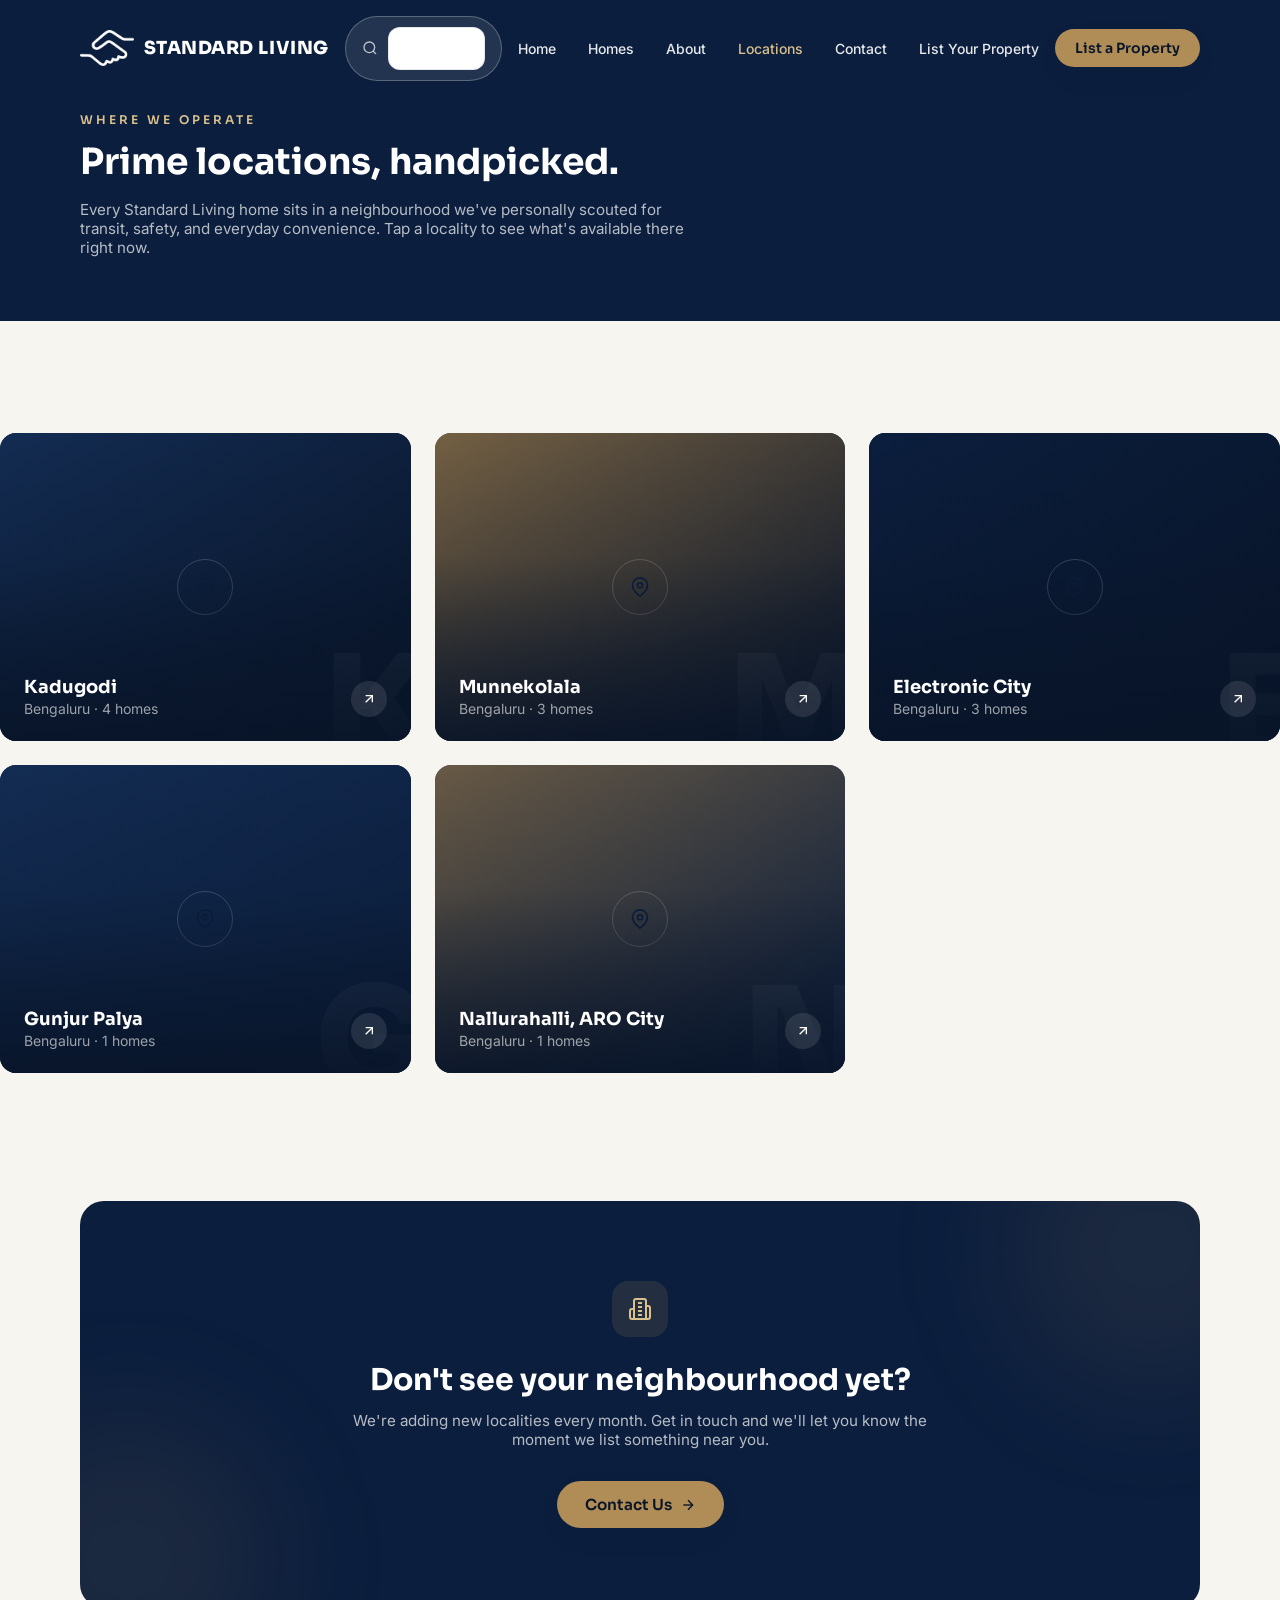
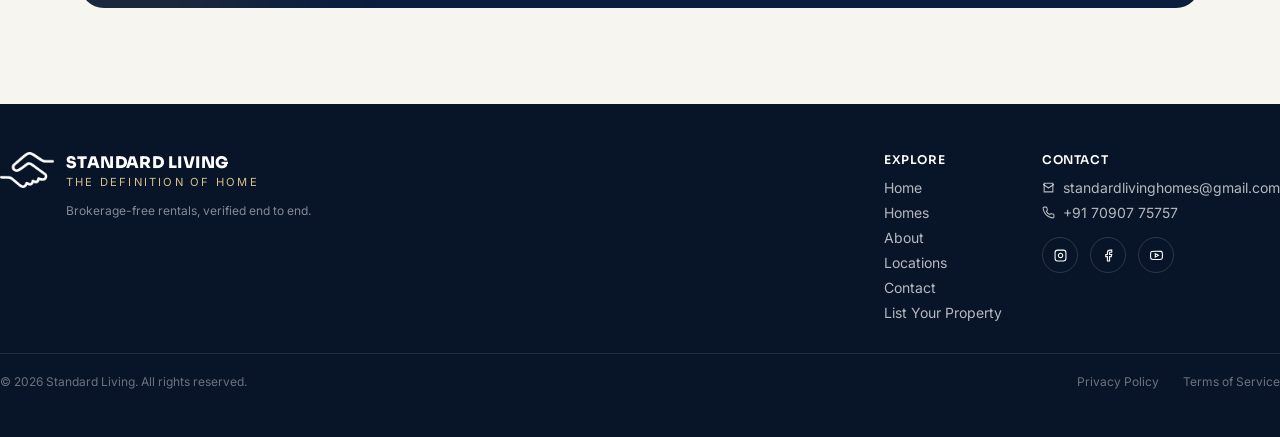
<file: locations.html>
<!doctype html>
<html lang="en">
<head>
  <meta charset="UTF-8" />
  <meta name="viewport" content="width=device-width, initial-scale=1.0" />
  <title>Locations — Standard Living</title>
  <meta name="description" content="Explore the neighbourhoods Standard Living operates in — verified, brokerage-free homes across East Bengaluru." />
  <link rel="icon" type="image/png" href="favicon.png" />
  <link rel="preconnect" href="https://fonts.googleapis.com" />
  <link rel="preconnect" href="https://fonts.gstatic.com" crossorigin />
  <link href="https://fonts.googleapis.com/css2?family=Sora:wght@400;600;700;800&family=Inter:wght@400;500;600&display=swap" rel="stylesheet" />
  <link rel="stylesheet" href="css/style.css" />
</head>
<body>

  <!-- ============ Header ============ -->
  <header class="site-header">
    <div class="container-px header-inner">
      <a href="index.html" class="brand">
        <img data-header-logo src="images/logo-white-mark.png" alt="Standard Living" />
        <span>STANDARD LIVING</span>
      </a>

      <form class="header-search" data-search-form>
        <svg class="icon" width="16" height="16" viewBox="0 0 24 24"><circle cx="11" cy="11" r="8"/><line x1="21" y1="21" x2="16.65" y2="16.65"/></svg>
        <input type="text" placeholder="Search locality or building" />
      </form>

      <nav class="header-nav">
        <a href="index.html">Home</a>
        <a href="homes.html">Homes</a>
        <a href="about.html">About</a>
        <a href="locations.html" class="active">Locations</a>
        <a href="contact.html">Contact</a>
        <a href="list-property.html">List Your Property</a>
      </nav>

      <div class="header-cta">
        <a href="list-property.html" class="btn-primary btn-sm">List a Property</a>
      </div>

      <div class="header-mobile-controls">
        <button data-search-toggle aria-label="Toggle search">
          <svg class="icon" width="22" height="22" viewBox="0 0 24 24"><circle cx="11" cy="11" r="8"/><line x1="21" y1="21" x2="16.65" y2="16.65"/></svg>
        </button>
        <button data-menu-toggle aria-label="Toggle menu">
          <svg class="icon" width="26" height="26" viewBox="0 0 24 24"><line x1="3" y1="12" x2="21" y2="12"/><line x1="3" y1="6" x2="21" y2="6"/><line x1="3" y1="18" x2="21" y2="18"/></svg>
        </button>
      </div>
    </div>

    <form class="mobile-search-panel" data-search-form>
      <svg class="icon" width="16" height="16" viewBox="0 0 24 24"><circle cx="11" cy="11" r="8"/><line x1="21" y1="21" x2="16.65" y2="16.65"/></svg>
      <input type="text" placeholder="Search locality or building" />
    </form>

    <div class="mobile-menu-panel">
      <a href="index.html" class="nav-link">Home</a>
      <a href="homes.html" class="nav-link">Homes</a>
      <a href="about.html" class="nav-link">About</a>
      <a href="locations.html" class="nav-link active">Locations</a>
      <a href="contact.html" class="nav-link">Contact</a>
      <a href="list-property.html" class="nav-link">List Your Property</a>
      <a href="list-property.html" class="btn-primary btn-justify-center">List a Property</a>
    </div>
  </header>

  <main>
    <!-- ============ Page hero ============ -->
    <section class="homes-hero bg-navy" style="padding-top:7rem;">
      <div class="container-px">
        <p class="eyebrow reveal in-view" style="color:var(--brass-light)">Where we operate</p>
        <h1 class="reveal in-view">Prime locations, handpicked.</h1>
        <p class="reveal in-view" style="margin-top:1rem;max-width:38rem;color:rgba(255,255,255,0.7);font-size:0.95rem;">
          Every Standard Living home sits in a neighbourhood we've personally scouted for transit, safety, and everyday convenience. Tap a locality to see what's available there right now.
        </p>
      </div>
    </section>

    <section class="section container-px" style="padding-top:3.5rem;">
      <div class="grid-3" data-locations-grid></div>
    </section>

    <!-- ============ Owner CTA ============ -->
    <section class="container-px" style="padding-bottom:6rem;">
      <div class="owner-cta reveal">
        <div class="glow glow-1"></div>
        <div class="glow glow-2"></div>
        <div class="owner-cta-inner">
          <div class="owner-cta-icon"><svg class="icon" width="24" height="24" viewBox="0 0 24 24"><path d="M6 22V4a2 2 0 0 1 2-2h8a2 2 0 0 1 2 2v18Z"/><path d="M6 12H4a2 2 0 0 0-2 2v6a2 2 0 0 0 2 2h2"/><path d="M18 9h2a2 2 0 0 1 2 2v9a2 2 0 0 1-2 2h-2"/><path d="M10 6h4M10 10h4M10 14h4M10 18h4"/></svg></div>
          <h2>Don't see your neighbourhood yet?</h2>
          <p>We're adding new localities every month. Get in touch and we'll let you know the moment we list something near you.</p>
          <a href="contact.html" class="btn-primary">Contact Us <svg class="icon" width="16" height="16" viewBox="0 0 24 24"><line x1="5" y1="12" x2="19" y2="12"/><polyline points="12 5 19 12 12 19"/></svg></a>
        </div>
      </div>
    </section>
  </main>

  <!-- ============ Footer ============ -->
  <footer class="site-footer">
    <div class="container-px footer-inner">
      <div class="footer-top">
        <div class="footer-brand">
          <img src="images/logo-white-mark.png" alt="" />
          <div>
            <span class="fb-name">STANDARD LIVING</span>
            <p class="fb-tag">The Definition of Home</p>
            <p class="fb-desc">Brokerage-free rentals, verified end to end.</p>
          </div>
        </div>

        <div class="footer-links">
          <div>
            <h4>Explore</h4>
            <ul>
              <li><a href="index.html">Home</a></li>
              <li><a href="homes.html">Homes</a></li>
              <li><a href="about.html">About</a></li>
              <li><a href="locations.html">Locations</a></li>
              <li><a href="contact.html">Contact</a></li>
              <li><a href="list-property.html">List Your Property</a></li>
            </ul>
          </div>
          <div>
            <h4>Contact</h4>
            <ul>
              <li class="footer-contact-item"><svg class="icon" width="13" height="13" viewBox="0 0 24 24"><path d="M4 4h16v16H4z"/><polyline points="22,6 12,13 2,6"/></svg> <a href="mailto:standardlivinghomes@gmail.com">standardlivinghomes@gmail.com</a></li>
              <li class="footer-contact-item"><svg class="icon" width="13" height="13" viewBox="0 0 24 24"><path d="M22 16.92v3a2 2 0 0 1-2.18 2 19.79 19.79 0 0 1-8.63-3.07 19.5 19.5 0 0 1-6-6 19.79 19.79 0 0 1-3.07-8.67A2 2 0 0 1 4.11 2h3a2 2 0 0 1 2 1.72c.127.96.361 1.903.7 2.81a2 2 0 0 1-.45 2.11L8.09 9.91a16 16 0 0 0 6 6l1.27-1.27a2 2 0 0 1 2.11-.45c.907.339 1.85.573 2.81.7A2 2 0 0 1 22 16.92z"/></svg> <a href="tel:+917090775757">+91 70907 75757</a></li>
            </ul>
            <div class="socials" style="margin-top:1rem;">
              <a href="https://www.instagram.com/standardlivingbng/" target="_blank" rel="noopener noreferrer" aria-label="Instagram" class="social-btn"><svg class="icon" width="13" height="13" viewBox="0 0 24 24"><rect x="2" y="2" width="20" height="20" rx="5"/><path d="M16 11.37A4 4 0 1 1 12.63 8 4 4 0 0 1 16 11.37z"/><line x1="17.5" y1="6.5" x2="17.51" y2="6.5"/></svg></a>
              <a href="https://www.facebook.com/profile.php?id=61588676804218" target="_blank" rel="noopener noreferrer" aria-label="Facebook" class="social-btn"><svg class="icon" width="13" height="13" viewBox="0 0 24 24"><path d="M18 2h-3a5 5 0 0 0-5 5v3H7v4h3v8h4v-8h3l1-4h-4V7a1 1 0 0 1 1-1h3z"/></svg></a>
              <a href="https://www.youtube.com/channel/UCn_baIMlJKtQFD7EOmTkNHA" target="_blank" rel="noopener noreferrer" aria-label="YouTube" class="social-btn"><svg class="icon" width="13" height="13" viewBox="0 0 24 24"><path d="M22.54 6.42a2.78 2.78 0 0 0-1.94-2C18.88 4 12 4 12 4s-6.88 0-8.6.46a2.78 2.78 0 0 0-1.94 2A29 29 0 0 0 1 11.75a29 29 0 0 0 .46 5.33A2.78 2.78 0 0 0 3.4 19c1.72.46 8.6.46 8.6.46s6.88 0 8.6-.46a2.78 2.78 0 0 0 1.94-2 29 29 0 0 0 .46-5.25 29 29 0 0 0-.46-5.33z"/><polygon points="9.75 15.02 15.5 11.75 9.75 8.48 9.75 15.02"/></svg></a>
            </div>
          </div>
        </div>
      </div>

      <div class="footer-bottom">
        <span>© <span data-year></span> Standard Living. All rights reserved.</span>
        <div class="footer-bottom-links">
          <a href="privacy-policy.html">Privacy Policy</a>
          <a href="terms-of-service.html">Terms of Service</a>
        </div>
      </div>
    </div>
  </footer>

  <script src="js/data.js"></script>
  <script src="js/main.js"></script>
  <script src="js/home.js"></script>
</body>
</html>
</file>
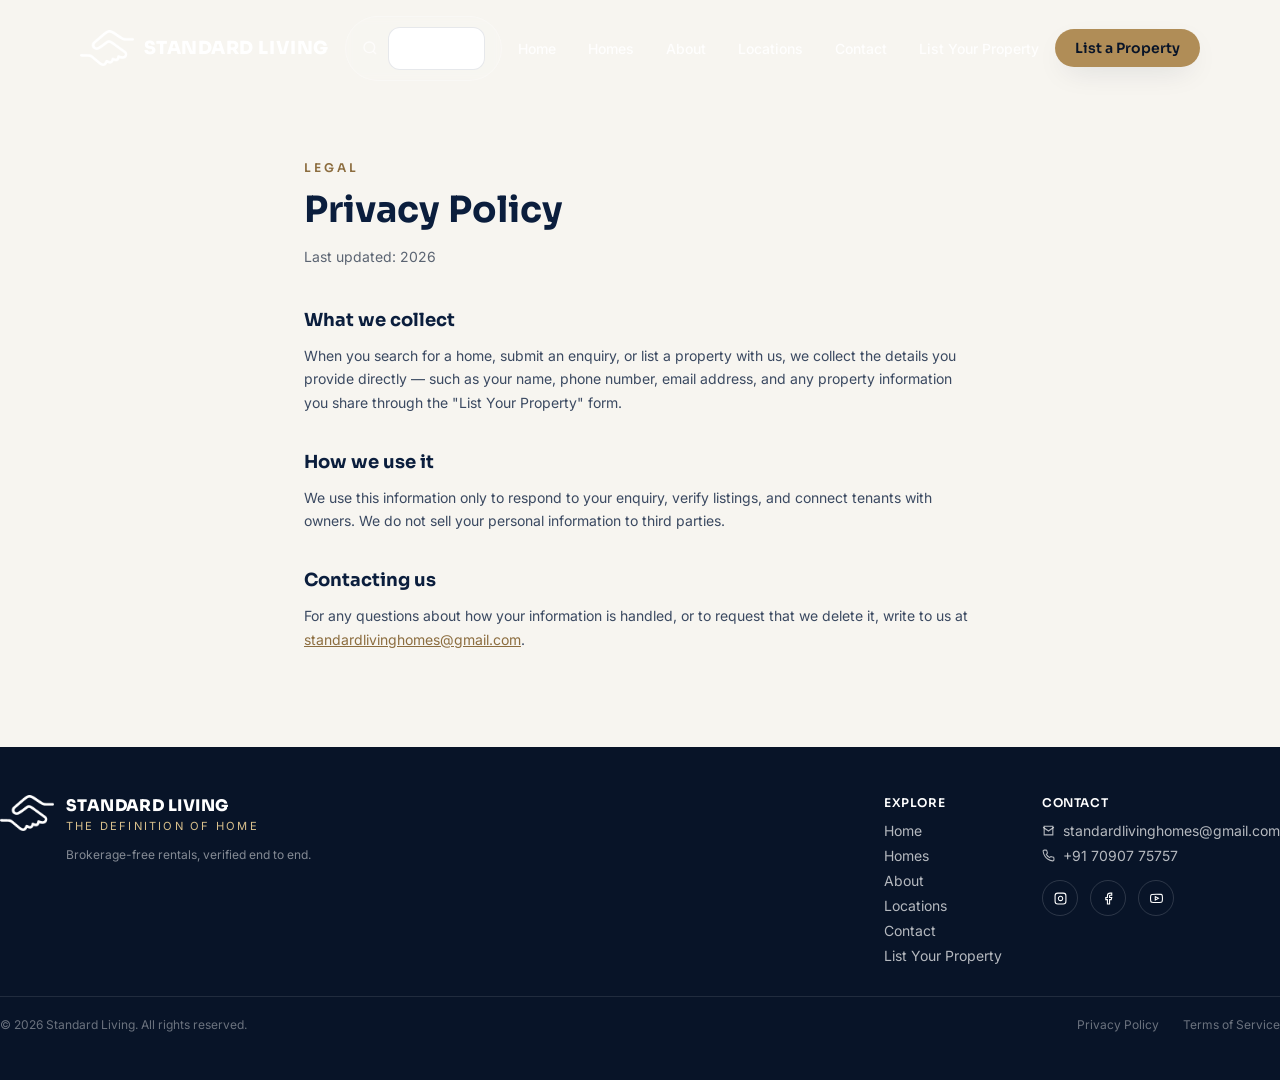
<file: privacy-policy.html>
<!doctype html>
<html lang="en">
<head>
  <meta charset="UTF-8" />
  <meta name="viewport" content="width=device-width, initial-scale=1.0" />
  <title>Privacy Policy — Standard Living</title>
  <link rel="icon" type="image/png" href="favicon.png" />
  <link rel="preconnect" href="https://fonts.googleapis.com" />
  <link rel="preconnect" href="https://fonts.gstatic.com" crossorigin />
  <link href="https://fonts.googleapis.com/css2?family=Sora:wght@400;600;700;800&family=Inter:wght@400;500;600&display=swap" rel="stylesheet" />
  <link rel="stylesheet" href="css/style.css" />
</head>
<body>

  <!-- ============ Header ============ -->
  <header class="site-header">
    <div class="container-px header-inner">
      <a href="index.html" class="brand">
        <img data-header-logo src="images/logo-white-mark.png" alt="Standard Living" />
        <span>STANDARD LIVING</span>
      </a>

      <form class="header-search" data-search-form>
        <svg class="icon" width="16" height="16" viewBox="0 0 24 24"><circle cx="11" cy="11" r="8"/><line x1="21" y1="21" x2="16.65" y2="16.65"/></svg>
        <input type="text" placeholder="Search locality or building" />
      </form>

      <nav class="header-nav">
        <a href="index.html">Home</a>
        <a href="homes.html">Homes</a>
        <a href="about.html">About</a>
        <a href="locations.html">Locations</a>
        <a href="contact.html">Contact</a>
        <a href="list-property.html">List Your Property</a>
      </nav>

      <div class="header-cta">
        <a href="list-property.html" class="btn-primary btn-sm">List a Property</a>
      </div>

      <div class="header-mobile-controls">
        <button data-search-toggle aria-label="Toggle search">
          <svg class="icon" width="22" height="22" viewBox="0 0 24 24"><circle cx="11" cy="11" r="8"/><line x1="21" y1="21" x2="16.65" y2="16.65"/></svg>
        </button>
        <button data-menu-toggle aria-label="Toggle menu">
          <svg class="icon" width="26" height="26" viewBox="0 0 24 24"><line x1="3" y1="12" x2="21" y2="12"/><line x1="3" y1="6" x2="21" y2="6"/><line x1="3" y1="18" x2="21" y2="18"/></svg>
        </button>
      </div>
    </div>

    <form class="mobile-search-panel" data-search-form>
      <svg class="icon" width="16" height="16" viewBox="0 0 24 24"><circle cx="11" cy="11" r="8"/><line x1="21" y1="21" x2="16.65" y2="16.65"/></svg>
      <input type="text" placeholder="Search locality or building" />
    </form>

    <div class="mobile-menu-panel">
      <a href="index.html" class="nav-link">Home</a>
      <a href="homes.html" class="nav-link">Homes</a>
      <a href="about.html" class="nav-link">About</a>
      <a href="locations.html" class="nav-link">Locations</a>
      <a href="contact.html" class="nav-link">Contact</a>
      <a href="list-property.html" class="nav-link">List Your Property</a>
      <a href="list-property.html" class="btn-primary btn-justify-center">List a Property</a>
    </div>
  </header>

  <main>
    <section class="legal-page container-px">
      <div class="inner reveal in-view">
        <p class="eyebrow">Legal</p>
        <h1>Privacy Policy</h1>
        <p class="updated">Last updated: <span data-year></span></p>

        <div class="legal-body">
          <div>
            <h2>What we collect</h2>
            <p>When you search for a home, submit an enquiry, or list a property with us, we collect the details you provide directly — such as your name, phone number, email address, and any property information you share through the "List Your Property" form.</p>
          </div>
          <div>
            <h2>How we use it</h2>
            <p>We use this information only to respond to your enquiry, verify listings, and connect tenants with owners. We do not sell your personal information to third parties.</p>
          </div>
          <div>
            <h2>Contacting us</h2>
            <p>For any questions about how your information is handled, or to request that we delete it, write to us at <a href="mailto:standardlivinghomes@gmail.com">standardlivinghomes@gmail.com</a>.</p>
          </div>
        </div>
      </div>
    </section>
  </main>

  <!-- ============ Footer ============ -->
  <footer class="site-footer">
    <div class="container-px footer-inner">
      <div class="footer-top">
        <div class="footer-brand">
          <img src="images/logo-white-mark.png" alt="" />
          <div>
            <span class="fb-name">STANDARD LIVING</span>
            <p class="fb-tag">The Definition of Home</p>
            <p class="fb-desc">Brokerage-free rentals, verified end to end.</p>
          </div>
        </div>

        <div class="footer-links">
          <div>
            <h4>Explore</h4>
            <ul>
              <li><a href="index.html">Home</a></li>
              <li><a href="homes.html">Homes</a></li>
              <li><a href="about.html">About</a></li>
              <li><a href="locations.html">Locations</a></li>
              <li><a href="contact.html">Contact</a></li>
              <li><a href="list-property.html">List Your Property</a></li>
            </ul>
          </div>
          <div>
            <h4>Contact</h4>
            <ul>
              <li class="footer-contact-item"><svg class="icon" width="13" height="13" viewBox="0 0 24 24"><path d="M4 4h16v16H4z"/><polyline points="22,6 12,13 2,6"/></svg> <a href="mailto:standardlivinghomes@gmail.com">standardlivinghomes@gmail.com</a></li>
              <li class="footer-contact-item"><svg class="icon" width="13" height="13" viewBox="0 0 24 24"><path d="M22 16.92v3a2 2 0 0 1-2.18 2 19.79 19.79 0 0 1-8.63-3.07 19.5 19.5 0 0 1-6-6 19.79 19.79 0 0 1-3.07-8.67A2 2 0 0 1 4.11 2h3a2 2 0 0 1 2 1.72c.127.96.361 1.903.7 2.81a2 2 0 0 1-.45 2.11L8.09 9.91a16 16 0 0 0 6 6l1.27-1.27a2 2 0 0 1 2.11-.45c.907.339 1.85.573 2.81.7A2 2 0 0 1 22 16.92z"/></svg> <a href="tel:+917090775757">+91 70907 75757</a></li>
            </ul>
            <div class="socials" style="margin-top:1rem;">
              <a href="https://www.instagram.com/standardlivingbng/" target="_blank" rel="noopener noreferrer" aria-label="Instagram" class="social-btn"><svg class="icon" width="13" height="13" viewBox="0 0 24 24"><rect x="2" y="2" width="20" height="20" rx="5"/><path d="M16 11.37A4 4 0 1 1 12.63 8 4 4 0 0 1 16 11.37z"/><line x1="17.5" y1="6.5" x2="17.51" y2="6.5"/></svg></a>
              <a href="https://www.facebook.com/profile.php?id=61588676804218" target="_blank" rel="noopener noreferrer" aria-label="Facebook" class="social-btn"><svg class="icon" width="13" height="13" viewBox="0 0 24 24"><path d="M18 2h-3a5 5 0 0 0-5 5v3H7v4h3v8h4v-8h3l1-4h-4V7a1 1 0 0 1 1-1h3z"/></svg></a>
              <a href="https://www.youtube.com/channel/UCn_baIMlJKtQFD7EOmTkNHA" target="_blank" rel="noopener noreferrer" aria-label="YouTube" class="social-btn"><svg class="icon" width="13" height="13" viewBox="0 0 24 24"><path d="M22.54 6.42a2.78 2.78 0 0 0-1.94-2C18.88 4 12 4 12 4s-6.88 0-8.6.46a2.78 2.78 0 0 0-1.94 2A29 29 0 0 0 1 11.75a29 29 0 0 0 .46 5.33A2.78 2.78 0 0 0 3.4 19c1.72.46 8.6.46 8.6.46s6.88 0 8.6-.46a2.78 2.78 0 0 0 1.94-2 29 29 0 0 0 .46-5.25 29 29 0 0 0-.46-5.33z"/><polygon points="9.75 15.02 15.5 11.75 9.75 8.48 9.75 15.02"/></svg></a>
            </div>
          </div>
        </div>
      </div>

      <div class="footer-bottom">
        <span>© <span data-year></span> Standard Living. All rights reserved.</span>
        <div class="footer-bottom-links">
          <a href="privacy-policy.html">Privacy Policy</a>
          <a href="terms-of-service.html">Terms of Service</a>
        </div>
      </div>
    </div>
  </footer>

  <script src="js/data.js"></script>
  <script src="js/main.js"></script>
</body>
</html>
</file>
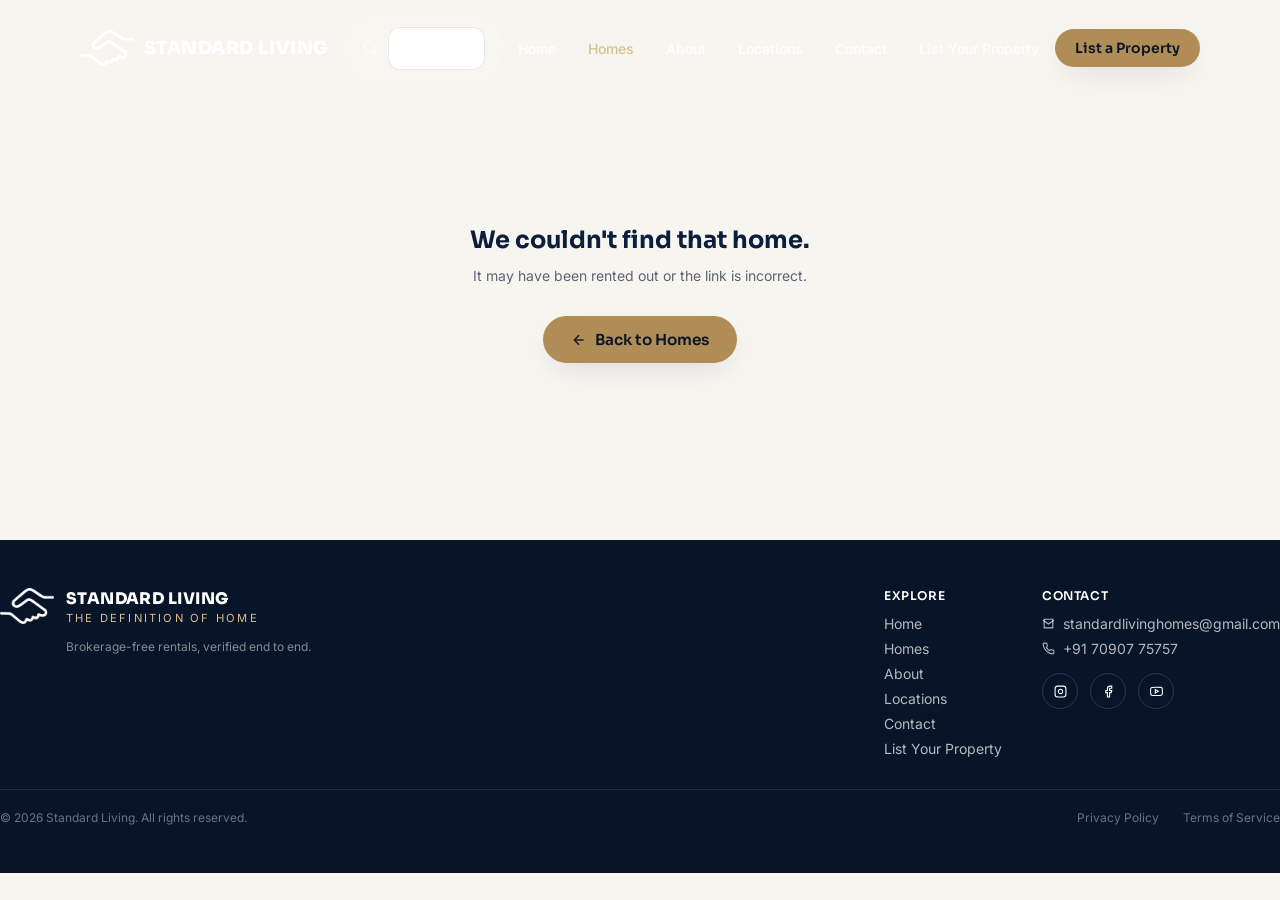
<file: property.html>
<!doctype html>
<html lang="en">
<head>
  <meta charset="UTF-8" />
  <meta name="viewport" content="width=device-width, initial-scale=1.0" />
  <title>Property — Standard Living</title>
  <link rel="icon" type="image/png" href="favicon.png" />
  <link rel="preconnect" href="https://fonts.googleapis.com" />
  <link rel="preconnect" href="https://fonts.gstatic.com" crossorigin />
  <link href="https://fonts.googleapis.com/css2?family=Sora:wght@400;600;700;800&family=Inter:wght@400;500;600&display=swap" rel="stylesheet" />
  <link rel="stylesheet" href="css/style.css" />
</head>
<body>

  <!-- ============ Header ============ -->
  <header class="site-header">
    <div class="container-px header-inner">
      <a href="index.html" class="brand">
        <img data-header-logo src="images/logo-white-mark.png" alt="Standard Living" />
        <span>STANDARD LIVING</span>
      </a>

      <form class="header-search" data-search-form>
        <svg class="icon" width="16" height="16" viewBox="0 0 24 24"><circle cx="11" cy="11" r="8"/><line x1="21" y1="21" x2="16.65" y2="16.65"/></svg>
        <input type="text" placeholder="Search locality or building" />
      </form>

      <nav class="header-nav">
        <a href="index.html">Home</a>
        <a href="homes.html" class="active">Homes</a>
        <a href="about.html">About</a>
        <a href="locations.html">Locations</a>
        <a href="contact.html">Contact</a>
        <a href="list-property.html">List Your Property</a>
      </nav>

      <div class="header-cta">
        <a href="list-property.html" class="btn-primary btn-sm">List a Property</a>
      </div>

      <div class="header-mobile-controls">
        <button data-search-toggle aria-label="Toggle search">
          <svg class="icon" width="22" height="22" viewBox="0 0 24 24"><circle cx="11" cy="11" r="8"/><line x1="21" y1="21" x2="16.65" y2="16.65"/></svg>
        </button>
        <button data-menu-toggle aria-label="Toggle menu">
          <svg class="icon" width="26" height="26" viewBox="0 0 24 24"><line x1="3" y1="12" x2="21" y2="12"/><line x1="3" y1="6" x2="21" y2="6"/><line x1="3" y1="18" x2="21" y2="18"/></svg>
        </button>
      </div>
    </div>

    <form class="mobile-search-panel" data-search-form>
      <svg class="icon" width="16" height="16" viewBox="0 0 24 24"><circle cx="11" cy="11" r="8"/><line x1="21" y1="21" x2="16.65" y2="16.65"/></svg>
      <input type="text" placeholder="Search locality or building" />
    </form>

    <div class="mobile-menu-panel">
      <a href="index.html" class="nav-link">Home</a>
      <a href="homes.html" class="nav-link active">Homes</a>
      <a href="about.html" class="nav-link">About</a>
      <a href="locations.html" class="nav-link">Locations</a>
      <a href="contact.html" class="nav-link">Contact</a>
      <a href="list-property.html" class="nav-link">List Your Property</a>
      <a href="list-property.html" class="btn-primary btn-justify-center">List a Property</a>
    </div>
  </header>

  <main>
    <div data-property-root></div>
  </main>

  <!-- ============ Footer ============ -->
  <footer class="site-footer">
    <div class="container-px footer-inner">
      <div class="footer-top">
        <div class="footer-brand">
          <img src="images/logo-white-mark.png" alt="" />
          <div>
            <span class="fb-name">STANDARD LIVING</span>
            <p class="fb-tag">The Definition of Home</p>
            <p class="fb-desc">Brokerage-free rentals, verified end to end.</p>
          </div>
        </div>

        <div class="footer-links">
          <div>
            <h4>Explore</h4>
            <ul>
              <li><a href="index.html">Home</a></li>
              <li><a href="homes.html">Homes</a></li>
              <li><a href="about.html">About</a></li>
              <li><a href="locations.html">Locations</a></li>
              <li><a href="contact.html">Contact</a></li>
              <li><a href="list-property.html">List Your Property</a></li>
            </ul>
          </div>
          <div>
            <h4>Contact</h4>
            <ul>
              <li class="footer-contact-item"><svg class="icon" width="13" height="13" viewBox="0 0 24 24"><path d="M4 4h16v16H4z"/><polyline points="22,6 12,13 2,6"/></svg> <a href="mailto:standardlivinghomes@gmail.com">standardlivinghomes@gmail.com</a></li>
              <li class="footer-contact-item"><svg class="icon" width="13" height="13" viewBox="0 0 24 24"><path d="M22 16.92v3a2 2 0 0 1-2.18 2 19.79 19.79 0 0 1-8.63-3.07 19.5 19.5 0 0 1-6-6 19.79 19.79 0 0 1-3.07-8.67A2 2 0 0 1 4.11 2h3a2 2 0 0 1 2 1.72c.127.96.361 1.903.7 2.81a2 2 0 0 1-.45 2.11L8.09 9.91a16 16 0 0 0 6 6l1.27-1.27a2 2 0 0 1 2.11-.45c.907.339 1.85.573 2.81.7A2 2 0 0 1 22 16.92z"/></svg> <a href="tel:+917090775757">+91 70907 75757</a></li>
            </ul>
            <div class="socials" style="margin-top:1rem;">
              <a href="https://www.instagram.com/standardlivingbng/" target="_blank" rel="noopener noreferrer" aria-label="Instagram" class="social-btn"><svg class="icon" width="13" height="13" viewBox="0 0 24 24"><rect x="2" y="2" width="20" height="20" rx="5"/><path d="M16 11.37A4 4 0 1 1 12.63 8 4 4 0 0 1 16 11.37z"/><line x1="17.5" y1="6.5" x2="17.51" y2="6.5"/></svg></a>
              <a href="https://www.facebook.com/profile.php?id=61588676804218" target="_blank" rel="noopener noreferrer" aria-label="Facebook" class="social-btn"><svg class="icon" width="13" height="13" viewBox="0 0 24 24"><path d="M18 2h-3a5 5 0 0 0-5 5v3H7v4h3v8h4v-8h3l1-4h-4V7a1 1 0 0 1 1-1h3z"/></svg></a>
              <a href="https://www.youtube.com/channel/UCn_baIMlJKtQFD7EOmTkNHA" target="_blank" rel="noopener noreferrer" aria-label="YouTube" class="social-btn"><svg class="icon" width="13" height="13" viewBox="0 0 24 24"><path d="M22.54 6.42a2.78 2.78 0 0 0-1.94-2C18.88 4 12 4 12 4s-6.88 0-8.6.46a2.78 2.78 0 0 0-1.94 2A29 29 0 0 0 1 11.75a29 29 0 0 0 .46 5.33A2.78 2.78 0 0 0 3.4 19c1.72.46 8.6.46 8.6.46s6.88 0 8.6-.46a2.78 2.78 0 0 0 1.94-2 29 29 0 0 0 .46-5.25 29 29 0 0 0-.46-5.33z"/><polygon points="9.75 15.02 15.5 11.75 9.75 8.48 9.75 15.02"/></svg></a>
            </div>
          </div>
        </div>
      </div>

      <div class="footer-bottom">
        <span>© <span data-year></span> Standard Living. All rights reserved.</span>
        <div class="footer-bottom-links">
          <a href="privacy-policy.html">Privacy Policy</a>
          <a href="terms-of-service.html">Terms of Service</a>
        </div>
      </div>
    </div>
  </footer>

  <script src="js/data.js"></script>
  <script src="js/main.js"></script>
  <script src="js/property.js"></script>
</body>
</html>
</file>
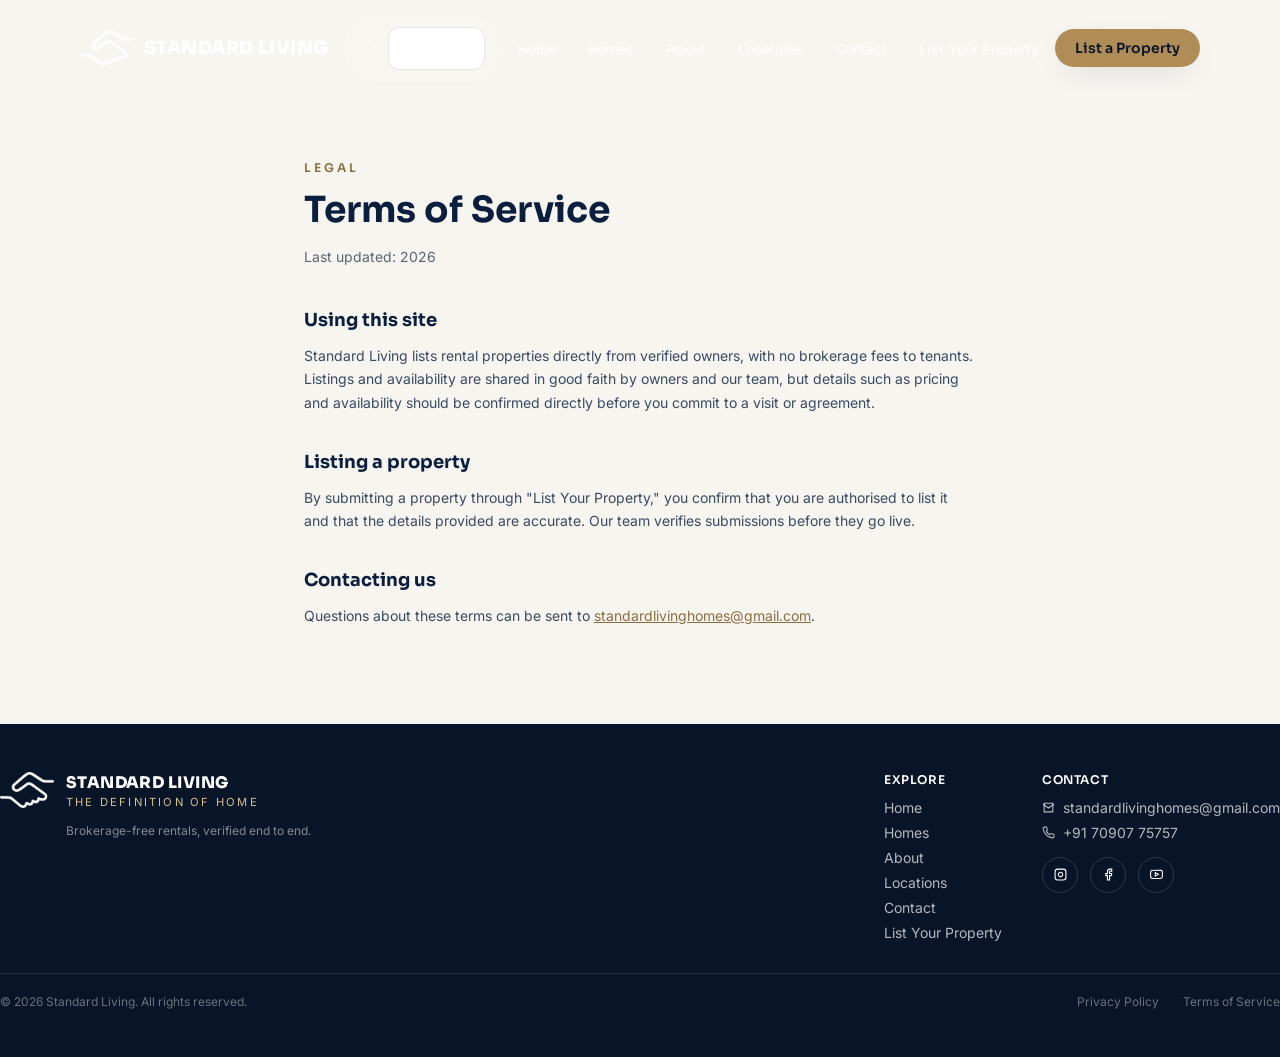
<file: terms-of-service.html>
<!doctype html>
<html lang="en">
<head>
  <meta charset="UTF-8" />
  <meta name="viewport" content="width=device-width, initial-scale=1.0" />
  <title>Terms of Service — Standard Living</title>
  <link rel="icon" type="image/png" href="favicon.png" />
  <link rel="preconnect" href="https://fonts.googleapis.com" />
  <link rel="preconnect" href="https://fonts.gstatic.com" crossorigin />
  <link href="https://fonts.googleapis.com/css2?family=Sora:wght@400;600;700;800&family=Inter:wght@400;500;600&display=swap" rel="stylesheet" />
  <link rel="stylesheet" href="css/style.css" />
</head>
<body>

  <!-- ============ Header ============ -->
  <header class="site-header">
    <div class="container-px header-inner">
      <a href="index.html" class="brand">
        <img data-header-logo src="images/logo-white-mark.png" alt="Standard Living" />
        <span>STANDARD LIVING</span>
      </a>

      <form class="header-search" data-search-form>
        <svg class="icon" width="16" height="16" viewBox="0 0 24 24"><circle cx="11" cy="11" r="8"/><line x1="21" y1="21" x2="16.65" y2="16.65"/></svg>
        <input type="text" placeholder="Search locality or building" />
      </form>

      <nav class="header-nav">
        <a href="index.html">Home</a>
        <a href="homes.html">Homes</a>
        <a href="about.html">About</a>
        <a href="locations.html">Locations</a>
        <a href="contact.html">Contact</a>
        <a href="list-property.html">List Your Property</a>
      </nav>

      <div class="header-cta">
        <a href="list-property.html" class="btn-primary btn-sm">List a Property</a>
      </div>

      <div class="header-mobile-controls">
        <button data-search-toggle aria-label="Toggle search">
          <svg class="icon" width="22" height="22" viewBox="0 0 24 24"><circle cx="11" cy="11" r="8"/><line x1="21" y1="21" x2="16.65" y2="16.65"/></svg>
        </button>
        <button data-menu-toggle aria-label="Toggle menu">
          <svg class="icon" width="26" height="26" viewBox="0 0 24 24"><line x1="3" y1="12" x2="21" y2="12"/><line x1="3" y1="6" x2="21" y2="6"/><line x1="3" y1="18" x2="21" y2="18"/></svg>
        </button>
      </div>
    </div>

    <form class="mobile-search-panel" data-search-form>
      <svg class="icon" width="16" height="16" viewBox="0 0 24 24"><circle cx="11" cy="11" r="8"/><line x1="21" y1="21" x2="16.65" y2="16.65"/></svg>
      <input type="text" placeholder="Search locality or building" />
    </form>

    <div class="mobile-menu-panel">
      <a href="index.html" class="nav-link">Home</a>
      <a href="homes.html" class="nav-link">Homes</a>
      <a href="about.html" class="nav-link">About</a>
      <a href="locations.html" class="nav-link">Locations</a>
      <a href="contact.html" class="nav-link">Contact</a>
      <a href="list-property.html" class="nav-link">List Your Property</a>
      <a href="list-property.html" class="btn-primary btn-justify-center">List a Property</a>
    </div>
  </header>

  <main>
    <section class="legal-page container-px">
      <div class="inner reveal in-view">
        <p class="eyebrow">Legal</p>
        <h1>Terms of Service</h1>
        <p class="updated">Last updated: <span data-year></span></p>

        <div class="legal-body">
          <div>
            <h2>Using this site</h2>
            <p>Standard Living lists rental properties directly from verified owners, with no brokerage fees to tenants. Listings and availability are shared in good faith by owners and our team, but details such as pricing and availability should be confirmed directly before you commit to a visit or agreement.</p>
          </div>
          <div>
            <h2>Listing a property</h2>
            <p>By submitting a property through "List Your Property," you confirm that you are authorised to list it and that the details provided are accurate. Our team verifies submissions before they go live.</p>
          </div>
          <div>
            <h2>Contacting us</h2>
            <p>Questions about these terms can be sent to <a href="mailto:standardlivinghomes@gmail.com">standardlivinghomes@gmail.com</a>.</p>
          </div>
        </div>
      </div>
    </section>
  </main>

  <!-- ============ Footer ============ -->
  <footer class="site-footer">
    <div class="container-px footer-inner">
      <div class="footer-top">
        <div class="footer-brand">
          <img src="images/logo-white-mark.png" alt="" />
          <div>
            <span class="fb-name">STANDARD LIVING</span>
            <p class="fb-tag">The Definition of Home</p>
            <p class="fb-desc">Brokerage-free rentals, verified end to end.</p>
          </div>
        </div>

        <div class="footer-links">
          <div>
            <h4>Explore</h4>
            <ul>
              <li><a href="index.html">Home</a></li>
              <li><a href="homes.html">Homes</a></li>
              <li><a href="about.html">About</a></li>
              <li><a href="locations.html">Locations</a></li>
              <li><a href="contact.html">Contact</a></li>
              <li><a href="list-property.html">List Your Property</a></li>
            </ul>
          </div>
          <div>
            <h4>Contact</h4>
            <ul>
              <li class="footer-contact-item"><svg class="icon" width="13" height="13" viewBox="0 0 24 24"><path d="M4 4h16v16H4z"/><polyline points="22,6 12,13 2,6"/></svg> <a href="mailto:standardlivinghomes@gmail.com">standardlivinghomes@gmail.com</a></li>
              <li class="footer-contact-item"><svg class="icon" width="13" height="13" viewBox="0 0 24 24"><path d="M22 16.92v3a2 2 0 0 1-2.18 2 19.79 19.79 0 0 1-8.63-3.07 19.5 19.5 0 0 1-6-6 19.79 19.79 0 0 1-3.07-8.67A2 2 0 0 1 4.11 2h3a2 2 0 0 1 2 1.72c.127.96.361 1.903.7 2.81a2 2 0 0 1-.45 2.11L8.09 9.91a16 16 0 0 0 6 6l1.27-1.27a2 2 0 0 1 2.11-.45c.907.339 1.85.573 2.81.7A2 2 0 0 1 22 16.92z"/></svg> <a href="tel:+917090775757">+91 70907 75757</a></li>
            </ul>
            <div class="socials" style="margin-top:1rem;">
              <a href="https://www.instagram.com/standardlivingbng/" target="_blank" rel="noopener noreferrer" aria-label="Instagram" class="social-btn"><svg class="icon" width="13" height="13" viewBox="0 0 24 24"><rect x="2" y="2" width="20" height="20" rx="5"/><path d="M16 11.37A4 4 0 1 1 12.63 8 4 4 0 0 1 16 11.37z"/><line x1="17.5" y1="6.5" x2="17.51" y2="6.5"/></svg></a>
              <a href="https://www.facebook.com/profile.php?id=61588676804218" target="_blank" rel="noopener noreferrer" aria-label="Facebook" class="social-btn"><svg class="icon" width="13" height="13" viewBox="0 0 24 24"><path d="M18 2h-3a5 5 0 0 0-5 5v3H7v4h3v8h4v-8h3l1-4h-4V7a1 1 0 0 1 1-1h3z"/></svg></a>
              <a href="https://www.youtube.com/channel/UCn_baIMlJKtQFD7EOmTkNHA" target="_blank" rel="noopener noreferrer" aria-label="YouTube" class="social-btn"><svg class="icon" width="13" height="13" viewBox="0 0 24 24"><path d="M22.54 6.42a2.78 2.78 0 0 0-1.94-2C18.88 4 12 4 12 4s-6.88 0-8.6.46a2.78 2.78 0 0 0-1.94 2A29 29 0 0 0 1 11.75a29 29 0 0 0 .46 5.33A2.78 2.78 0 0 0 3.4 19c1.72.46 8.6.46 8.6.46s6.88 0 8.6-.46a2.78 2.78 0 0 0 1.94-2 29 29 0 0 0 .46-5.25 29 29 0 0 0-.46-5.33z"/><polygon points="9.75 15.02 15.5 11.75 9.75 8.48 9.75 15.02"/></svg></a>
            </div>
          </div>
        </div>
      </div>

      <div class="footer-bottom">
        <span>© <span data-year></span> Standard Living. All rights reserved.</span>
        <div class="footer-bottom-links">
          <a href="privacy-policy.html">Privacy Policy</a>
          <a href="terms-of-service.html">Terms of Service</a>
        </div>
      </div>
    </div>
  </footer>

  <script src="js/data.js"></script>
  <script src="js/main.js"></script>
</body>
</html>
</file>
<file: css/style.css>
/* ============ Standard Living — plain CSS rebuild ============ */

:root {
  --navy: #0B1E3D;
  --navy-light: #132C52;
  --navy-dark: #081428;
  --ivory: #F7F5F0;
  --brass: #B08D57;
  --brass-light: #D9C08C;
  --brass-dark: #8C6D3F;
  --slate: #5B6472;

  --shadow-soft: 0 10px 30px -10px rgba(11, 30, 61, 0.15);
  --shadow-card: 0 20px 60px -15px rgba(11, 30, 61, 0.25);
}

* { box-sizing: border-box; }

html { scroll-behavior: smooth; }

body {
  margin: 0;
  background: var(--ivory);
  color: var(--navy);
  font-family: 'Inter', sans-serif;
  -webkit-font-smoothing: antialiased;
  overflow-x: hidden;
}

img, video { max-width: 100%; display: block; }

a { color: inherit; text-decoration: none; }

h1, h2, h3, h4 {
  font-family: 'Sora', sans-serif;
  color: var(--navy);
  margin: 0;
}

p { margin: 0; }

ul { list-style: none; margin: 0; padding: 0; }

button { font-family: inherit; cursor: pointer; }

::selection { background: var(--brass); color: var(--ivory); }

/* ---------- Layout helpers ---------- */

.container-px {
  padding-left: 1.5rem;
  padding-right: 1.5rem;
}
@media (min-width: 768px) {
  .container-px { padding-left: 3rem; padding-right: 3rem; }
}
@media (min-width: 1024px) {
  .container-px { padding-left: 5rem; padding-right: 5rem; }
}

.eyebrow {
  font-family: 'Sora', sans-serif;
  font-weight: 600;
  text-transform: uppercase;
  letter-spacing: 0.25em;
  font-size: 0.75rem;
  color: var(--brass-dark);
}

.min-h-screen { min-height: 100vh; }
.flex { display: flex; }
.flex-col { flex-direction: column; }
.flex-1 { flex: 1 1 0%; }

/* ---------- Buttons ---------- */

.btn-primary,
.btn-outline,
.btn-outline-light {
  display: inline-flex;
  align-items: center;
  gap: 0.5rem;
  font-family: 'Sora', sans-serif;
  font-weight: 600;
  padding: 0.875rem 1.75rem;
  border-radius: 999px;
  border: none;
  transition: all 0.3s ease;
  font-size: 0.95rem;
}

.btn-primary {
  background: var(--brass);
  color: var(--navy-dark);
  box-shadow: var(--shadow-soft);
}
.btn-primary:hover {
  background: var(--brass-dark);
  box-shadow: var(--shadow-card);
  transform: translateY(-2px);
}

.btn-outline {
  border: 1px solid rgba(11, 30, 61, 0.2);
  color: var(--navy);
  background: transparent;
}
.btn-outline:hover { border-color: var(--navy); }

.btn-outline-light {
  border: 1px solid rgba(255, 255, 255, 0.4);
  color: #fff;
  background: rgba(255, 255, 255, 0.05);
  backdrop-filter: blur(4px);
}
.btn-outline-light:hover { border-color: #fff; }

.btn-sm { padding: 0.625rem 1.25rem; font-size: 0.875rem; }
.btn-justify-center { justify-content: center; }
.btn-block { width: 100%; }

/* ---------- Reveal-on-scroll ---------- */

.reveal { opacity: 0; }
.reveal.in-view {
  animation: fadeUp 0.8s cubic-bezier(0.16,1,0.3,1) forwards;
}
@keyframes fadeUp {
  0% { opacity: 0; transform: translateY(24px); }
  100% { opacity: 1; transform: translateY(0); }
}
@media (prefers-reduced-motion: reduce) {
  .reveal, .reveal.in-view { animation: none !important; opacity: 1 !important; transform: none !important; }
  html { scroll-behavior: auto; }
}

/* ---------- Icons (lucide inline svg sizing) ---------- */
.icon { display: inline-block; vertical-align: middle; stroke: currentColor; fill: none; stroke-width: 2; }

/* ================= Header ================= */

.site-header {
  position: fixed;
  top: 0; left: 0; right: 0;
  z-index: 50;
  transition: all 0.4s ease;
  background: transparent;
}
.site-header.solid {
  background: rgba(247, 245, 240, 0.95);
  backdrop-filter: blur(10px);
  box-shadow: var(--shadow-soft);
}

.header-inner {
  display: flex;
  align-items: center;
  justify-content: space-between;
  height: 5rem;
  gap: 1rem;
}
@media (min-width: 768px) { .header-inner { height: 6rem; } }

.brand {
  display: flex;
  align-items: center;
  gap: 0.625rem;
  flex-shrink: 0;
}
.brand img { height: 2rem; width: auto; }
@media (min-width: 768px) { .brand img { height: 2.25rem; } }
.brand span {
  font-family: 'Sora', sans-serif;
  font-weight: 800;
  letter-spacing: 0.03em;
  font-size: 1rem;
  color: #fff;
  transition: color 0.4s ease;
}
.site-header.solid .brand span { color: var(--navy); }
@media (min-width: 768px) { .brand span { font-size: 1.125rem; } }

.header-search {
  display: none;
  align-items: center;
  flex: 1;
  max-width: 24rem;
  border-radius: 999px;
  padding: 0.625rem 1rem;
  gap: 0.625rem;
  border: 1px solid rgba(255,255,255,0.25);
  background: rgba(255,255,255,0.1);
  backdrop-filter: blur(4px);
  transition: border-color 0.3s ease;
}
.site-header.solid .header-search {
  background: #fff;
  border-color: rgba(11,30,61,0.1);
}
.header-search input {
  width: 100%; background: transparent; border: none; outline: none;
  font-size: 0.875rem; color: #fff;
}
.header-search input::placeholder { color: rgba(255,255,255,0.6); }
.site-header.solid .header-search input { color: var(--navy); }
.site-header.solid .header-search input::placeholder { color: rgba(91,100,114,0.6); }
.header-search svg { color: rgba(255,255,255,0.7); flex-shrink: 0; }
.site-header.solid .header-search svg { color: var(--slate); }

@media (min-width: 768px) { .header-search { display: flex; } }

.header-nav {
  display: none;
  align-items: center;
  gap: 2rem;
  flex-shrink: 0;
}
@media (min-width: 1024px) { .header-nav { display: flex; } }
.header-nav a {
  font-size: 0.875rem;
  font-weight: 500;
  color: rgba(255,255,255,0.9);
  transition: color 0.3s ease;
}
.header-nav a:hover { color: #fff; }
.header-nav a.active { color: var(--brass-light); }
.site-header.solid .header-nav a { color: var(--navy); }
.site-header.solid .header-nav a:hover { color: var(--brass-dark); }
.site-header.solid .header-nav a.active { color: var(--brass-dark); }

.header-cta { display: none; flex-shrink: 0; }
@media (min-width: 1024px) { .header-cta { display: block; } }

.header-mobile-controls {
  display: flex;
  align-items: center;
  gap: 1rem;
  flex-shrink: 0;
}
@media (min-width: 1024px) { .header-mobile-controls { display: none; } }
.header-mobile-controls button {
  background: none; border: none; padding: 0; color: #fff;
}
.site-header.solid .header-mobile-controls button { color: var(--navy); }

.mobile-search-panel,
.mobile-menu-panel {
  display: none;
  background: var(--ivory);
  border-top: 1px solid rgba(11,30,61,0.1);
  padding: 1rem 1.5rem;
}
@media (min-width: 1024px) { .mobile-search-panel, .mobile-menu-panel { display: none !important; } }
.mobile-search-panel.open { display: flex; align-items: center; gap: 0.75rem; }
.mobile-search-panel input {
  width: 100%; background: transparent; border: none; outline: none;
  font-size: 0.875rem; color: var(--navy);
}
.mobile-search-panel svg { color: var(--slate); flex-shrink: 0; }

.mobile-menu-panel.open {
  display: flex; flex-direction: column; gap: 1.25rem; padding: 1.5rem;
}
.mobile-menu-panel a.nav-link {
  font-family: 'Sora', sans-serif; font-weight: 600; color: var(--navy); font-size: 1rem;
}
.mobile-menu-panel a.nav-link.active { color: var(--brass-dark); }

/* ================= Hero ================= */

.hero {
  position: relative;
  height: 90vh;
  min-height: 620px;
  width: 100%;
  overflow: hidden;
  background: var(--navy);
}
.hero video, .hero .hero-fallback {
  position: absolute; inset: 0; width: 100%; height: 100%; object-fit: cover;
}
.hero .hero-fallback {
  background: linear-gradient(to bottom right, var(--navy), var(--navy-light), var(--navy-dark));
  display: none;
}
.hero-overlay {
  position: absolute; inset: 0;
  background: linear-gradient(to bottom, rgba(8,20,40,0.75), rgba(8,20,40,0.35), rgba(8,20,40,0.7));
}
.hero-content {
  position: relative;
  height: 100%;
  display: flex;
  flex-direction: column;
  padding-top: 7rem;
}
@media (min-width: 768px) { .hero-content { padding-top: 8rem; } }

.hero-search-card {
  max-width: 48rem;
  width: 100%;
  background: #fff;
  border-radius: 1rem;
  box-shadow: var(--shadow-card);
  padding: 1.25rem 1.25rem;
}
@media (min-width: 768px) { .hero-search-card { padding: 1.5rem 1.75rem; } }

.hero-search-card form {
  display: flex;
  flex-direction: column;
  gap: 1rem;
}
@media (min-width: 640px) { .hero-search-card form { flex-direction: row; align-items: flex-end; gap: 1.25rem; } }

.hero-search-field { flex: 1; }
.hero-search-field-inner {
  margin-top: 0.625rem;
  display: flex;
  align-items: center;
  gap: 0.75rem;
  border-bottom: 2px solid rgba(11,30,61,0.1);
  padding-bottom: 0.625rem;
  transition: border-color 0.2s ease;
}
.hero-search-field-inner:focus-within { border-color: var(--brass); }
.hero-search-field-inner svg { color: var(--brass); flex-shrink: 0; }
.hero-search-field-inner input {
  width: 100%; border: none; outline: none; background: transparent;
  font-size: 0.9rem; color: var(--navy);
}
.hero-search-field-inner input::placeholder { color: rgba(91,100,114,0.6); }

.hero-headline { flex: 1; display: flex; flex-direction: column; justify-content: center; max-width: 42rem; }
.hero-headline h1 {
  margin-top: 1rem;
  font-size: 2.25rem;
  font-weight: 800;
  line-height: 1.08;
  color: #fff;
}
@media (min-width: 768px) { .hero-headline h1 { font-size: 3.75rem; } }
.hero-headline > p.eyebrow { color: var(--brass-light); }
.hero-headline > p.lead {
  margin-top: 1.5rem;
  max-width: 30rem;
  color: rgba(255,255,255,0.8);
  font-size: 1rem;
}
@media (min-width: 768px) { .hero-headline > p.lead { font-size: 1.125rem; } }

.hero-badges {
  margin-top: 2rem;
  display: flex;
  flex-wrap: wrap;
  gap: 0.5rem 2rem;
  font-size: 0.875rem;
  color: rgba(255,255,255,0.7);
}
.hero-badges span { display: flex; align-items: center; gap: 0.5rem; }
.dot { width: 6px; height: 6px; border-radius: 999px; background: var(--brass); display: inline-block; }

/* ================= Generic Section ================= */

.section { padding: 6rem 0; }
@media (min-width: 768px) { .section { padding: 8rem 0; } }
.section-tight { padding-top: 6rem; padding-bottom: 0; }

.section-head { max-width: 42rem; }
.section-head h2 { margin-top: 0.75rem; font-size: 1.875rem; font-weight: 700; }
@media (min-width: 768px) { .section-head h2 { font-size: 2.25rem; } }
.section-head.center { margin: 0 auto; text-align: center; }
.section-head p.lead { margin-top: 0.75rem; color: var(--slate); font-size: 0.95rem; }

.bg-navy { background: var(--navy); }
.bg-ivory { background: var(--ivory); }
.text-white { color: #fff; }

/* ================= Interior showcase ================= */

.showcase-grid {
  margin-top: 3rem;
  width: 100%;
}
.showcase-row {
  display: grid;
  grid-template-columns: 1fr;
  height: 70vh;
  max-height: 820px;
}
@media (min-width: 768px) { .showcase-row { grid-template-columns: 2fr 1fr; height: 85vh; } }
.showcase-main { position: relative; overflow: hidden; grid-column: 1 / 2; }
.showcase-main video, .showcase-main img {
  position: absolute; inset: 0; width: 100%; height: 100%; object-fit: cover;
}
.showcase-main::after {
  content: '';
  position: absolute; inset: 0;
  background: linear-gradient(to top, rgba(8,20,40,0.5), transparent 60%);
}
.showcase-side { display: none; }
@media (min-width: 768px) {
  .showcase-side { display: grid; grid-template-rows: 1fr 1fr; height: 100%; }
}
.showcase-side > div { position: relative; overflow: hidden; }
.showcase-side img { position: absolute; inset: 0; width: 100%; height: 100%; object-fit: cover; }

.showcase-mobile {
  display: grid; grid-template-columns: 1fr 1fr;
}
@media (min-width: 768px) { .showcase-mobile { display: none; } }
.showcase-mobile > div { position: relative; aspect-ratio: 4 / 3; overflow: hidden; }
.showcase-mobile img { position: absolute; inset: 0; width: 100%; height: 100%; object-fit: cover; }

.showcase-cta { margin-top: 2.5rem; text-align: center; }

/* ================= WhyUs cards ================= */

.grid-4 {
  margin-top: 3.5rem;
  display: grid;
  grid-template-columns: 1fr;
  gap: 1.5rem;
}
@media (min-width: 640px) { .grid-4 { grid-template-columns: 1fr 1fr; } }
@media (min-width: 1024px) { .grid-4 { grid-template-columns: repeat(4, 1fr); gap: 2rem; } }

.feature-card {
  background: #fff;
  border-radius: 1rem;
  padding: 2rem;
  border: 1px solid rgba(11,30,61,0.05);
  box-shadow: var(--shadow-soft);
  transition: all 0.3s ease;
}
.feature-card:hover { border-color: rgba(176,141,87,0.4); transform: translateY(-4px); box-shadow: var(--shadow-card); }
.feature-icon {
  width: 3rem; height: 3rem; border-radius: 0.75rem;
  background: rgba(11,30,61,0.05);
  display: flex; align-items: center; justify-content: center;
  color: var(--navy);
  transition: all 0.3s ease;
}
.feature-card:hover .feature-icon { background: rgba(176,141,87,0.1); color: var(--brass-dark); }
.feature-card h3 { margin-top: 1.5rem; font-size: 1.125rem; font-weight: 700; }
.feature-card p { margin-top: 0.5rem; font-size: 0.875rem; color: var(--slate); line-height: 1.6; }

/* ================= Locations ================= */

.grid-3 {
  margin-top: 3.5rem;
  display: grid;
  grid-template-columns: 1fr;
  gap: 1.5rem;
}
@media (min-width: 640px) { .grid-3 { grid-template-columns: 1fr 1fr; } }
@media (min-width: 1024px) { .grid-3 { grid-template-columns: repeat(3, 1fr); } }

.location-card {
  position: relative;
  display: block;
  border-radius: 1rem;
  overflow: hidden;
  background: var(--navy-light);
  aspect-ratio: 4 / 3;
}
.location-card .lc-bg {
  position: absolute; inset: 0;
}
.location-card .lc-mono {
  position: absolute; right: -1.5rem; bottom: -2.5rem;
  font-family: 'Sora', sans-serif; font-weight: 800; font-size: 9rem; line-height: 1;
  color: rgba(255,255,255,0.07); user-select: none;
}
.location-card .lc-pin {
  position: absolute; inset: 0; display: flex; align-items: center; justify-content: center;
}
.location-card .lc-pin span {
  width: 3.5rem; height: 3.5rem; border-radius: 999px; border: 1px solid rgba(255,255,255,0.2);
  display: flex; align-items: center; justify-content: center;
}
.location-card .lc-overlay {
  position: absolute; inset: 0;
  background: linear-gradient(to top, rgba(8,20,40,0.9), rgba(8,20,40,0.1) 60%, transparent);
}
.location-card .lc-footer {
  position: absolute; left: 0; right: 0; bottom: 0; padding: 1.5rem;
  display: flex; align-items: flex-end; justify-content: space-between;
}
.location-card .lc-footer h3 { color: #fff; font-size: 1.125rem; font-weight: 700; }
.location-card .lc-footer p { color: rgba(255,255,255,0.6); font-size: 0.875rem; margin-top: 0.15rem; }
.location-card .lc-arrow {
  width: 2.25rem; height: 2.25rem; border-radius: 999px; background: rgba(255,255,255,0.1);
  display: flex; align-items: center; justify-content: center; color: #fff; transition: background 0.3s ease; flex-shrink: 0;
}
.location-card:hover .lc-arrow { background: var(--brass); }

/* ================= Line motif ================= */

.line-motif { width: 100%; height: 4.5rem; }
@media (min-width: 768px) { .line-motif { height: 5rem; } }
.line-motif path { stroke-dasharray: 1000; stroke-dashoffset: 1000; animation: drawLine 2.4s ease-out forwards; }
@keyframes drawLine { to { stroke-dashoffset: 0; } }

/* ================= Benefits ================= */

.benefits-grid {
  display: grid;
  grid-template-columns: 1fr;
  gap: 4rem;
  align-items: center;
}
@media (min-width: 1024px) { .benefits-grid { grid-template-columns: 1fr 1fr; } }

.benefits-media {
  position: relative;
  border-radius: 1.5rem;
  overflow: hidden;
  aspect-ratio: 4 / 5;
  background: rgba(11,30,61,0.05);
  border: 1px solid rgba(11,30,61,0.1);
  display: flex;
  align-items: center;
  justify-content: center;
  order: 2;
}
@media (min-width: 1024px) { .benefits-media { order: 1; } }
.benefits-media .bm-inner { display: flex; flex-direction: column; align-items: center; gap: 0.75rem; color: rgba(11,30,61,0.3); }
.benefits-media .bm-circle {
  width: 4rem; height: 4rem; border-radius: 999px; border: 2px solid currentColor;
  display: flex; align-items: center; justify-content: center;
}
.benefits-media .bm-tag {
  position: absolute; top: 1.5rem; left: 1.5rem;
  display: flex; align-items: center; gap: 0.4rem;
  font-size: 0.75rem; color: rgba(11,30,61,0.4);
  background: rgba(255,255,255,0.7); backdrop-filter: blur(4px);
  padding: 0.4rem 0.75rem; border-radius: 999px;
}

.benefits-text { order: 1; }
@media (min-width: 1024px) { .benefits-text { order: 2; } }
.benefits-text h2 { max-width: 24rem; }

.benefits-list { margin-top: 2.5rem; display: flex; flex-direction: column; gap: 2rem; }
.benefit-item { display: flex; gap: 1.25rem; }
.benefit-item .num { font-family: 'Sora', sans-serif; font-weight: 700; color: var(--brass); font-size: 0.875rem; padding-top: 0.25rem; flex-shrink: 0; width: 1.5rem; }
.benefit-item h3 { font-size: 1.125rem; font-weight: 700; }
.benefit-item p { margin-top: 0.375rem; font-size: 0.875rem; color: var(--slate); line-height: 1.6; }

/* ================= Testimonials ================= */

.testimonial-card {
  background: #fff; border-radius: 1rem; padding: 2rem;
  border: 1px solid rgba(11,30,61,0.05); box-shadow: var(--shadow-soft);
  display: flex; flex-direction: column;
}
.testimonial-card svg { color: rgba(176,141,87,0.5); }
.testimonial-card .quote { margin-top: 1.25rem; font-size: 0.875rem; color: rgba(11,30,61,0.8); line-height: 1.7; flex: 1; }
.testimonial-person { margin-top: 1.5rem; display: flex; align-items: center; gap: 0.75rem; }
.testimonial-avatar {
  width: 2.5rem; height: 2.5rem; border-radius: 999px; background: rgba(11,30,61,0.1);
  display: flex; align-items: center; justify-content: center;
  font-family: 'Sora', sans-serif; font-weight: 700; font-size: 0.875rem; color: var(--navy);
}
.testimonial-person .name { font-family: 'Sora', sans-serif; font-weight: 600; font-size: 0.875rem; }
.testimonial-person .role { font-size: 0.75rem; color: var(--slate); }

/* ================= Contact ================= */

.contact-grid {
  margin-top: 3.5rem;
  display: grid;
  grid-template-columns: 1fr;
  gap: 2rem;
}
@media (min-width: 1024px) { .contact-grid { grid-template-columns: 2fr 3fr; } }

.contact-panel {
  background: var(--navy);
  border-radius: 1.5rem;
  padding: 2rem;
  height: 100%;
  display: flex;
  flex-direction: column;
  justify-content: space-between;
}
@media (min-width: 768px) { .contact-panel { padding: 2.5rem; } }
.contact-links { display: flex; flex-direction: column; gap: 1.5rem; }
.contact-link { display: flex; align-items: flex-start; gap: 1rem; }
.contact-link .ci {
  width: 2.75rem; height: 2.75rem; border-radius: 0.75rem; background: rgba(255,255,255,0.1);
  display: flex; align-items: center; justify-content: center; color: #fff; flex-shrink: 0; transition: background 0.3s ease;
}
.contact-link:hover .ci { background: var(--brass); }
.contact-link .cl-label { display: block; font-size: 0.75rem; text-transform: uppercase; letter-spacing: 0.2em; color: rgba(255,255,255,0.5); }
.contact-link .cl-value { display: block; color: #fff; font-family: 'Sora', sans-serif; font-weight: 600; margin-top: 0.15rem; }

.socials { display: flex; gap: 0.75rem; margin-top: 2.5rem; }
.social-btn {
  width: 2.25rem; height: 2.25rem; border-radius: 999px; border: 1px solid rgba(255,255,255,0.15);
  display: flex; align-items: center; justify-content: center; color: #fff; transition: all 0.3s ease;
}
.social-btn:hover { border-color: var(--brass); color: var(--brass); }

.contact-form {
  background: #fff; border-radius: 1.5rem; border: 1px solid rgba(11,30,61,0.05); box-shadow: var(--shadow-soft);
  padding: 2rem; display: flex; flex-direction: column; gap: 1.25rem;
}
@media (min-width: 768px) { .contact-form { padding: 2.5rem; } }

.field { display: flex; flex-direction: column; gap: 0.5rem; }
.field-row { display: grid; grid-template-columns: 1fr; gap: 1.25rem; }
@media (min-width: 640px) { .field-row { grid-template-columns: 1fr 1fr; } }

input[type="text"], input[type="tel"], input[type="email"], input[type="number"], textarea {
  width: 100%;
  border-radius: 0.75rem;
  border: 1px solid rgba(11,30,61,0.1);
  padding: 0.75rem 1rem;
  font-size: 0.875rem;
  background: #fff;
  outline: none;
  font-family: inherit;
  color: var(--navy);
  transition: border-color 0.2s ease;
}
input::placeholder, textarea::placeholder { color: rgba(91,100,114,0.6); }
input:focus, textarea:focus { border-color: var(--brass); }
textarea { resize: none; }

.form-note { font-size: 0.75rem; color: rgba(91,100,114,0.7); margin-top: -0.5rem; }

/* ================= Owner CTA ================= */

.owner-cta {
  position: relative;
  border-radius: 1.5rem;
  overflow: hidden;
  background: var(--navy);
  padding: 4rem 2rem;
  text-align: center;
}
@media (min-width: 768px) { .owner-cta { padding: 5rem 4rem; } }
.owner-cta .glow { position: absolute; width: 18rem; height: 18rem; border-radius: 999px; background: rgba(176,141,87,0.1); filter: blur(60px); }
.owner-cta .glow-1 { top: -6rem; right: -6rem; }
.owner-cta .glow-2 { bottom: -6rem; left: -6rem; }
.owner-cta-inner { position: relative; max-width: 36rem; margin: 0 auto; }
.owner-cta-icon {
  width: 3.5rem; height: 3.5rem; margin: 0 auto; border-radius: 1rem; background: rgba(176,141,87,0.15);
  display: flex; align-items: center; justify-content: center; color: var(--brass-light);
}
.owner-cta h2 { margin-top: 1.5rem; font-size: 1.5rem; font-weight: 700; color: #fff; }
@media (min-width: 768px) { .owner-cta h2 { font-size: 1.875rem; } }
.owner-cta p { margin-top: 0.75rem; color: rgba(255,255,255,0.7); font-size: 0.95rem; }
.owner-cta .btn-primary { margin-top: 2rem; }

/* ================= Footer ================= */

.site-footer { background: var(--navy-dark); color: rgba(255,255,255,0.7); }
.footer-inner { padding: 2.5rem 0 3rem; display: flex; flex-direction: column; gap: 2rem; }
@media (min-width: 768px) { .footer-inner { padding: 3rem 0; } }

.footer-top {
  display: flex; flex-direction: column; gap: 2rem; justify-content: space-between;
}
@media (min-width: 768px) { .footer-top { flex-direction: row; align-items: flex-start; } }

.footer-brand { display: flex; align-items: flex-start; gap: 0.75rem; max-width: 20rem; }
.footer-brand img { height: 2.25rem; width: auto; flex-shrink: 0; }
.footer-brand .fb-name { font-family: 'Sora', sans-serif; font-weight: 800; letter-spacing: 0.03em; font-size: 1rem; color: #fff; display: block; }
.footer-brand .fb-tag { font-size: 0.7rem; text-transform: uppercase; letter-spacing: 0.2em; color: var(--brass-light); margin-top: 0.15rem; }
.footer-brand .fb-desc { margin-top: 0.75rem; font-size: 0.75rem; line-height: 1.6; color: rgba(255,255,255,0.5); }

.footer-links { display: flex; flex-wrap: wrap; gap: 1.5rem 2.5rem; }
.footer-links h4 { font-family: 'Sora', sans-serif; font-weight: 600; color: #fff; font-size: 0.75rem; text-transform: uppercase; letter-spacing: 0.05em; margin-bottom: 0.75rem; }
.footer-links ul { display: flex; flex-direction: column; gap: 0.5rem; font-size: 0.875rem; }
.footer-links a:hover { color: var(--brass); }
.footer-contact-item { display: flex; align-items: center; gap: 0.5rem; }
.footer-contact-item a:hover { color: var(--brass); }

.footer-bottom {
  border-top: 1px solid rgba(255,255,255,0.1);
  padding-top: 1.25rem;
  display: flex;
  flex-direction: column;
  gap: 0.5rem;
  align-items: center;
  justify-content: space-between;
  font-size: 0.75rem;
  color: rgba(255,255,255,0.4);
}
@media (min-width: 640px) { .footer-bottom { flex-direction: row; } }
.footer-bottom-links { display: flex; gap: 1.5rem; }
.footer-bottom-links a:hover { color: var(--brass); }

/* ================= Homes listing page ================= */

.homes-hero { padding-top: 2rem; padding-bottom: 3rem; }
@media (min-width: 768px) { .homes-hero { padding-top: 2.5rem; padding-bottom: 4rem; } }
.homes-hero h1 { margin-top: 0.75rem; font-size: 1.875rem; font-weight: 700; color: #fff; }
@media (min-width: 768px) { .homes-hero h1 { font-size: 2.25rem; } }

.homes-search {
  margin-top: 1.75rem;
  max-width: 42rem;
  display: flex;
  align-items: center;
  gap: 0.75rem;
  background: #fff;
  border-radius: 999px;
  padding: 1rem 1.25rem;
  box-shadow: var(--shadow-card);
}
.homes-search svg { color: var(--slate); flex-shrink: 0; }
.homes-search input { width: 100%; background: transparent; border: none; outline: none; font-size: 0.875rem; color: var(--navy); }

.homes-results { padding-top: 3rem; }

.property-card {
  display: block;
  background: #fff;
  border-radius: 1rem;
  overflow: hidden;
  border: 1px solid rgba(11,30,61,0.05);
  box-shadow: var(--shadow-soft);
  transition: all 0.3s ease;
}
.property-card:hover { box-shadow: var(--shadow-card); transform: translateY(-4px); }

.property-card-media {
  position: relative;
  aspect-ratio: 4 / 3;
  background: linear-gradient(to bottom right, rgba(11,30,61,0.06), rgba(11,30,61,0.02));
  display: flex; align-items: center; justify-content: center;
  overflow: hidden;
}
.property-card-media .pcm-letter {
  position: absolute; right: -1rem; bottom: -2rem;
  font-family: 'Sora', sans-serif; font-weight: 800; font-size: 6rem; line-height: 1;
  color: rgba(11,30,61,0.05); user-select: none;
}
.property-card-media .pcm-inner { position: relative; display: flex; flex-direction: column; align-items: center; gap: 0.5rem; color: rgba(11,30,61,0.35); }
.property-card-media .pcm-circle {
  width: 2.75rem; height: 2.75rem; border-radius: 999px; border: 1px solid rgba(11,30,61,0.15);
  display: flex; align-items: center; justify-content: center;
}
.property-card-media .pcm-text { font-size: 0.75rem; font-weight: 500; }
.property-badge {
  position: absolute; top: 0.75rem; left: 0.75rem;
  display: flex; align-items: center; gap: 0.4rem;
  background: var(--brass); color: var(--navy-dark);
  font-family: 'Sora', sans-serif; font-weight: 600; font-size: 0.75rem;
  padding: 0.3rem 0.75rem; border-radius: 999px;
}

.property-card-body { padding: 1.25rem; }
.property-card-body h3 { font-size: 1rem; font-weight: 700; line-height: 1.4; }
.property-card-loc { margin-top: 0.25rem; display: flex; align-items: center; gap: 0.4rem; font-size: 0.875rem; color: var(--slate); }
.property-types { margin-top: 0.75rem; display: flex; flex-wrap: wrap; gap: 0.4rem; }
.property-types span { font-size: 0.75rem; font-weight: 500; color: rgba(11,30,61,0.7); background: rgba(11,30,61,0.05); padding: 0.25rem 0.65rem; border-radius: 999px; }
.property-amenities { margin-top: 0.75rem; font-size: 0.75rem; color: var(--slate); line-height: 1.5; }

.property-card-footer {
  margin-top: 1.25rem; padding-top: 1rem; border-top: 1px solid rgba(11,30,61,0.05);
  display: flex; align-items: center; justify-content: space-between;
}
.property-card-footer .price { font-family: 'Sora', sans-serif; font-weight: 700; font-size: 0.875rem; }
.property-card-footer .view-details { display: inline-flex; align-items: center; gap: 0.25rem; font-family: 'Sora', sans-serif; font-weight: 600; font-size: 0.75rem; color: var(--brass-dark); }

.no-results { color: var(--slate); font-size: 0.875rem; grid-column: 1 / -1; }

/* ================= Property detail page ================= */

.back-link { display: inline-flex; align-items: center; gap: 0.5rem; font-size: 0.875rem; color: var(--slate); transition: color 0.3s ease; }
.back-link:hover { color: var(--navy); }

.detail-gallery { margin-top: 1.5rem; display: grid; grid-template-columns: 1fr; gap: 0.5rem; border-radius: 1rem; overflow: hidden; }
@media (min-width: 768px) { .detail-gallery { grid-template-columns: 2fr 1fr; } }
.detail-gallery-main {
  position: relative; aspect-ratio: 16 / 10;
  background: linear-gradient(to bottom right, rgba(11,30,61,0.06), rgba(11,30,61,0.02));
  display: flex; align-items: center; justify-content: center; overflow: hidden;
}
.detail-gallery-main .dg-letter {
  position: absolute; right: -1.5rem; bottom: -2.5rem;
  font-family: 'Sora', sans-serif; font-weight: 800; font-size: 9rem; line-height: 1;
  color: rgba(11,30,61,0.05); user-select: none;
}
.detail-gallery-main .dg-inner { position: relative; display: flex; flex-direction: column; align-items: center; gap: 0.5rem; color: rgba(11,30,61,0.35); }
.detail-gallery-main .dg-circle { width: 3rem; height: 3rem; border-radius: 999px; border: 1px solid rgba(11,30,61,0.15); display: flex; align-items: center; justify-content: center; }
.detail-gallery-side { display: none; grid-template-rows: 1fr 1fr; gap: 0.5rem; }
@media (min-width: 768px) { .detail-gallery-side { display: grid; } }
.detail-gallery-side > div { background: rgba(11,30,61,0.04); display: flex; align-items: center; justify-content: center; color: rgba(11,30,61,0.2); }

.detail-layout { margin-top: 2.5rem; display: grid; grid-template-columns: 1fr; gap: 3rem; }
@media (min-width: 1024px) { .detail-layout { grid-template-columns: 2fr 1fr; } }

.detail-main h1 { margin-top: 1rem; font-size: 1.875rem; font-weight: 700; }
@media (min-width: 768px) { .detail-main h1 { font-size: 2.25rem; } }
.detail-main .loc { margin-top: 0.5rem; display: flex; align-items: center; gap: 0.4rem; color: var(--slate); }
.detail-types { margin-top: 1.5rem; display: flex; flex-wrap: wrap; gap: 0.5rem; }
.detail-types span { font-size: 0.875rem; font-weight: 500; color: rgba(11,30,61,0.7); background: rgba(11,30,61,0.05); padding: 0.35rem 0.75rem; border-radius: 999px; }

.detail-section { margin-top: 2.5rem; }
.detail-section h2 { font-size: 1.125rem; font-weight: 700; }
.amenity-grid { margin-top: 1rem; display: grid; grid-template-columns: repeat(2, 1fr); gap: 0.75rem; }
@media (min-width: 640px) { .amenity-grid { grid-template-columns: repeat(3, 1fr); } }
.amenity-grid div { display: flex; align-items: center; gap: 0.5rem; font-size: 0.875rem; color: rgba(11,30,61,0.8); }
.amenity-grid svg { color: var(--brass-dark); flex-shrink: 0; }
.detail-section p { margin-top: 0.75rem; font-size: 0.875rem; color: var(--slate); line-height: 1.7; max-width: 36rem; }
.detail-section .btn-outline { margin-top: 2rem; display: inline-flex; }

.detail-sidebar-card {
  background: #fff; border-radius: 1rem; border: 1px solid rgba(11,30,61,0.05); box-shadow: var(--shadow-card);
  padding: 1.5rem; position: sticky; top: 7rem;
}
.detail-sidebar-card .price-title { font-family: 'Sora', sans-serif; font-weight: 700; font-size: 1.125rem; }
.detail-sidebar-card .price-sub { margin-top: 0.25rem; font-size: 0.75rem; color: var(--slate); }
.detail-sidebar-actions { margin-top: 1.5rem; display: flex; flex-direction: column; gap: 0.75rem; }
.detail-sidebar-note { margin-top: 1.5rem; font-size: 0.75rem; color: var(--slate); line-height: 1.6; border-top: 1px solid rgba(11,30,61,0.05); padding-top: 1rem; }

.not-found { min-height: 60vh; display: flex; align-items: center; justify-content: center; text-align: center; padding-top: 8rem; padding-bottom: 5rem; }
.not-found h1 { font-size: 1.5rem; font-weight: 700; }
.not-found p { margin-top: 0.75rem; color: var(--slate); font-size: 0.875rem; }
.not-found .btn-primary { margin-top: 2rem; display: inline-flex; }

/* ================= List Property page ================= */

.list-form-wrap { padding-top: 8rem; padding-bottom: 6rem; }
@media (min-width: 768px) { .list-form-wrap { padding-top: 10rem; } }
.list-form-header { max-width: 42rem; margin: 0 auto; }
.list-form-icon { width: 3rem; height: 3rem; border-radius: 0.75rem; background: rgba(11,30,61,0.05); display: flex; align-items: center; justify-content: center; color: var(--navy); }
.list-form-header h1 { margin-top: 0.75rem; font-size: 1.875rem; font-weight: 700; }
@media (min-width: 768px) { .list-form-header h1 { font-size: 2.25rem; } }
.list-form-header p { margin-top: 0.75rem; color: var(--slate); font-size: 0.95rem; max-width: 36rem; }

form.list-form { max-width: 48rem; margin: 3rem auto 0; display: flex; flex-direction: column; gap: 3rem; }
fieldset { border: none; padding: 0; margin: 0; display: flex; flex-direction: column; gap: 1.5rem; }
legend { font-family: 'Sora', sans-serif; font-weight: 700; font-size: 1.125rem; margin-bottom: 0.25rem; padding: 0; }

.chip-group { display: flex; flex-wrap: wrap; gap: 0.5rem; }
.chip {
  padding: 0.5rem 1rem; border-radius: 999px; font-size: 0.875rem; font-weight: 500;
  border: 1px solid rgba(11,30,61,0.1); background: #fff; color: rgba(11,30,61,0.7);
  transition: all 0.2s ease;
}
.chip:hover { border-color: rgba(11,30,61,0.3); }
.chip.active { background: var(--navy); color: #fff; border-color: var(--navy); }

.uploader label.eyebrow { display: block; margin-bottom: 0.75rem; }
.uploader-drop {
  cursor: pointer; border-radius: 0.75rem; border: 2px dashed rgba(11,30,61,0.15);
  background: rgba(11,30,61,0.02);
  display: flex; flex-direction: column; align-items: center; justify-content: center; gap: 0.5rem;
  padding: 2.5rem 1rem; text-align: center; transition: all 0.3s ease;
}
.uploader-drop:hover { border-color: rgba(176,141,87,0.6); background: rgba(176,141,87,0.03); }
.uploader-drop svg { color: rgba(11,30,61,0.3); }
.uploader-drop .ud-main { font-size: 0.875rem; color: rgba(11,30,61,0.6); font-weight: 500; }
.uploader-drop .ud-main span { color: var(--brass-dark); text-decoration: underline; }
.uploader-drop .ud-sub { font-size: 0.75rem; color: rgba(11,30,61,0.3); }

.uploader-previews { margin-top: 1rem; display: grid; grid-template-columns: repeat(3, 1fr); gap: 0.75rem; }
@media (min-width: 640px) { .uploader-previews { grid-template-columns: repeat(4, 1fr); } }
.uploader-preview { position: relative; aspect-ratio: 1 / 1; border-radius: 0.5rem; overflow: hidden; background: rgba(11,30,61,0.05); }
.uploader-preview img, .uploader-preview video { width: 100%; height: 100%; object-fit: cover; }
.uploader-preview button {
  position: absolute; top: 0.25rem; right: 0.25rem; width: 1.5rem; height: 1.5rem; border-radius: 999px;
  background: rgba(8,20,40,0.7); color: #fff; border: none; display: flex; align-items: center; justify-content: center;
}

.form-success { min-height: 100vh; display: flex; align-items: center; justify-content: center; padding-top: 8rem; padding-bottom: 5rem; text-align: center; }
.form-success-icon { width: 4rem; height: 4rem; margin: 0 auto; border-radius: 999px; background: rgba(176,141,87,0.1); display: flex; align-items: center; justify-content: center; color: var(--brass-dark); }
.form-success h1 { margin-top: 1.5rem; font-size: 1.5rem; font-weight: 700; }
@media (min-width: 768px) { .form-success h1 { font-size: 1.875rem; } }
.form-success p { margin-top: 0.75rem; color: var(--slate); font-size: 0.875rem; line-height: 1.6; max-width: 28rem; }
.form-success .btn-outline { margin-top: 2rem; }

/* ================= Legal pages ================= */

.legal-page { padding-top: 8rem; padding-bottom: 6rem; }
@media (min-width: 768px) { .legal-page { padding-top: 10rem; } }
.legal-page .inner { max-width: 42rem; margin: 0 auto; }
.legal-page h1 { margin-top: 0.75rem; font-size: 1.875rem; font-weight: 700; }
@media (min-width: 768px) { .legal-page h1 { font-size: 2.25rem; } }
.legal-page .updated { margin-top: 1rem; color: var(--slate); font-size: 0.875rem; }
.legal-body { margin-top: 2.5rem; display: flex; flex-direction: column; gap: 2rem; font-size: 0.875rem; color: rgba(11,30,61,0.8); line-height: 1.7; }
.legal-body h2 { font-size: 1.125rem; font-weight: 700; color: var(--navy); }
.legal-body p { margin-top: 0.5rem; }
.legal-body a { color: var(--brass-dark); text-decoration: underline; }

/* ================= Utilities ================= */

.hidden { display: none !important; }
</file>
